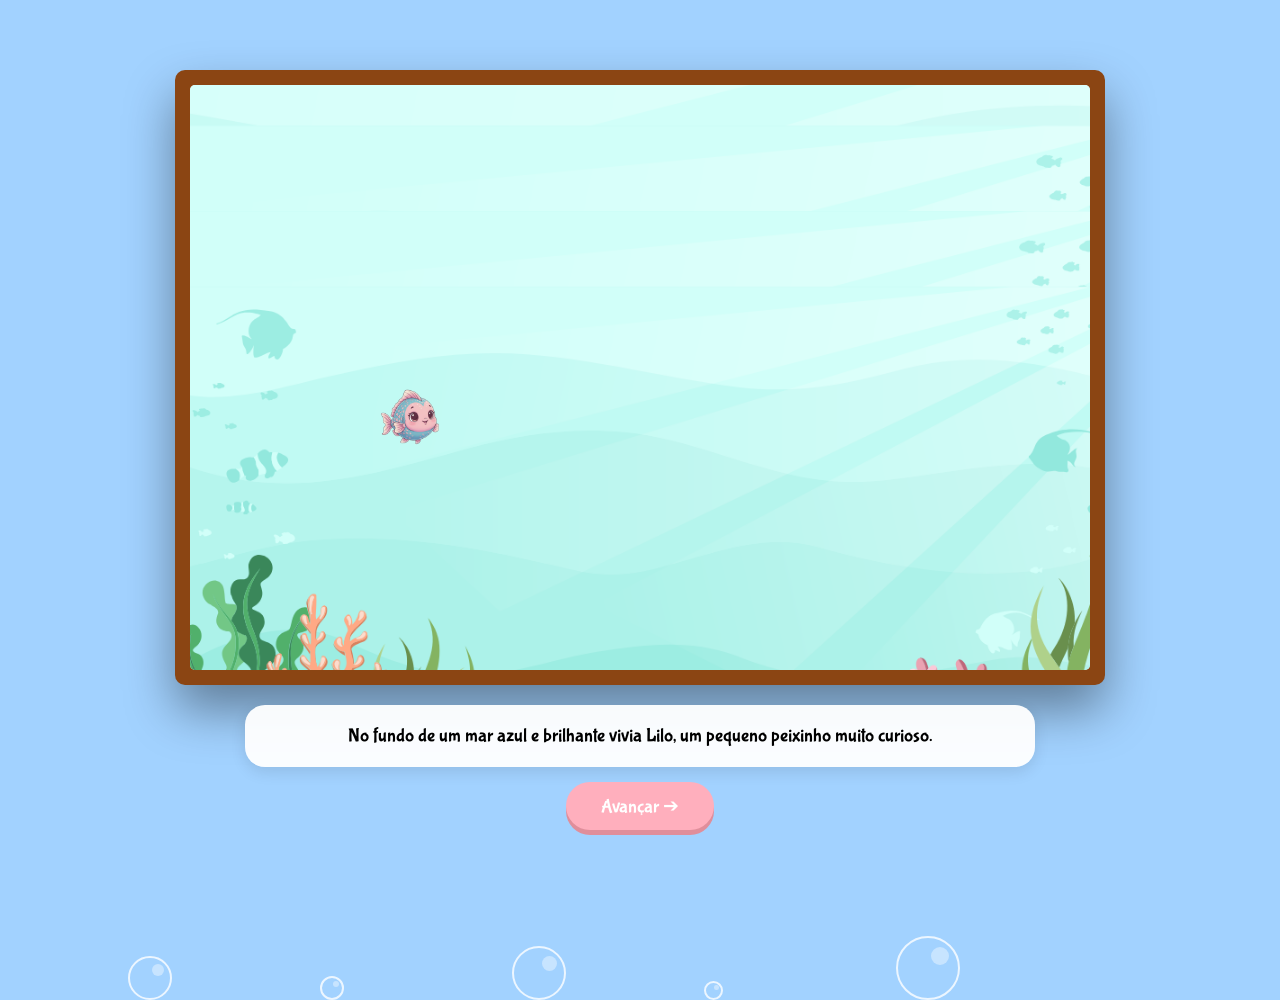
<file: index.html>
<!DOCTYPE html>
<html lang="pt-br">
<head>
    <meta charset="UTF-8">
    <meta name="viewport" content="width=device-width, initial-scale=1.0">
    <title>O Peixinho que Queria Brincar - Edição Especial</title>
    <style>
        @import url('https://fonts.googleapis.com/css2?family=Bubblegum+Sans&display=swap');

        :root {
            --water-bg: #a2d2ff;
            --coral-btn: #ffafbd;
            --text-color: #444;
            --paper-color: #fdfaf0;
        }

        body {
            margin: 0;
            background-color: var(--water-bg);
            font-family: 'Bubblegum Sans', cursive;
            display: flex;
            flex-direction: column;
            align-items: center;
            justify-content: center;
            height: 100vh;
            overflow: hidden;
            position: relative;
        }

        /* --- ANIMAÇÃO DE BOLHAS AO FUNDO --- */
       .wrapper { 
    height: 100%; 
    width: 100%; 
    position: absolute; 
    top: 0; 
    left: 0; 
    z-index: 0; 
}

.wrapper div { 
    border: 2px solid rgba(255, 255, 255, 0.8); 
    border-radius: 50%; 
    position: absolute; 
    bottom: -100px; /* Começam abaixo da tela */
    animation: animate 5s linear infinite; 
}

@keyframes animate {
    0% { transform: translateY(0) scale(0.5); opacity: 0; }
    10% { opacity: 1; }
    90% { opacity: 0.8; }
    100% { transform: translateY(-120vh) scale(1.5); opacity: 0; }
}

/* Bolhas com tamanhos e velocidades diferentes para intensidade */
.wrapper div:nth-child(1) { width: 40px; height: 40px; left: 10%; animation-duration: 6s; animation-delay: 0s; }
.wrapper div:nth-child(2) { width: 20px; height: 20px; left: 25%; animation-duration: 4s; animation-delay: 1s; }
.wrapper div:nth-child(3) { width: 50px; height: 50px; left: 40%; animation-duration: 8s; animation-delay: 2s; }
.wrapper div:nth-child(4) { width: 15px; height: 15px; left: 55%; animation-duration: 3s; animation-delay: 0.5s; }
.wrapper div:nth-child(5) { width: 60px; height: 60px; left: 70%; animation-duration: 7s; animation-delay: 3s; }
.wrapper div:nth-child(6) { width: 30px; height: 30px; left: 85%; animation-duration: 5s; animation-delay: 1.5s; }
.wrapper div:nth-child(7) { width: 25px; height: 25px; left: 15%; animation-duration: 4.5s; animation-delay: 2.5s; }
.wrapper div:nth-child(8) { width: 45px; height: 45px; left: 60%; animation-duration: 6.5s; animation-delay: 0.2s; }
.wrapper div:nth-child(9) { width: 10px; height: 10px; left: 80%; animation-duration: 3.5s; animation-delay: 4s; }
.wrapper div:nth-child(10) { width: 55px; height: 55px; left: 35%; animation-duration: 9s; animation-delay: 1s; }
.wrapper div:nth-child(11) { width: 20px; height: 20px; left: 50%; animation-duration: 4s; animation-delay: 5s; }
.wrapper div:nth-child(12) { width: 35px; height: 35px; left: 95%; animation-duration: 5.5s; animation-delay: 0.8s; }
.wrapper div:nth-child(13) { width: 15px; height: 15px; left: 5%; animation-duration: 3.2s; animation-delay: 2s; }
.wrapper div:nth-child(14) { width: 50px; height: 50px; left: 75%; animation-duration: 7.5s; animation-delay: 3.5s; }
.wrapper div:nth-child(15) { width: 25px; height: 25px; left: 45%; animation-duration: 4.8s; animation-delay: 0.1s; }

/* Adicionando um brilho extra no centro das bolhas */
.dot { 
    height: 30%; width: 30%; 
    background-color: rgba(255, 255, 255, 0.4); 
    border-radius: 50%; 
    position: absolute; 
    top: 15%; 
    right: 15%; 
}
        /* --- LIVRO --- */
        .book-container {
            position: relative;
            width: 95vw;
            max-width: 900px;
            height: 65vh;
            background-color: #8b4513;
            padding: 15px;
            border-radius: 10px;
            box-shadow: 0 25px 50px rgba(0,0,0,0.4);
            display: flex;
            justify-content: center;
            align-items: center;
            z-index: 10;
        }

        .book-pages { width: 100%; height: 100%; background-color: var(--paper-color); display: flex; position: relative; border-radius: 5px; overflow: hidden; box-shadow: inset 0 0 100px rgba(0,0,0,0.2); }
        #ocean-stage { width: 100%; height: 100%; background-image: url('cenario.png'); background-size: cover; background-position: center; position: relative; overflow: hidden; }

        /* --- PERSONAGENS E OBJETOS --- */
        #peixinho { width: 80px; position: absolute; top: 50%; left: 20%; transition: all 2s ease-in-out; z-index: 10; }
        .pais-container { position: absolute; top: 45%; left: -350px; transition: all 2s ease-in-out; display: flex; gap: 15px; z-index: 9; }
        .pai-img { width: 110px; filter: hue-rotate(40deg); } 
        .mae-img { width: 100px; filter: hue-rotate(-40deg); }

        /* A Pedra Iluminada */
        #pedra-magica {
            position: absolute;
            bottom: -20px;
            right: 15%;
            width: 150px;
            height: 100px;
            background: #555;
            border-radius: 50% 50% 20% 20%;
            box-shadow: 0 0 50px rgba(255, 255, 255, 0.8);
            display: none; /* Só aparece na cena 5 */
            z-index: 8;
            background: linear-gradient(135deg, #777, #333);
            animation: glow 2s infinite alternate ease-in-out;
        }

        @keyframes glow {
            from { box-shadow: 0 0 20px rgba(255, 255, 150, 0.4); filter: brightness(1); }
            to { box-shadow: 0 0 60px rgba(255, 255, 200, 0.9); filter: brightness(1.3); }
        }

        /* Narração e Botão */
        #narration-box { width: 85%; max-width: 750px; background: rgba(255, 255, 255, 0.95); padding: 20px; border-radius: 20px; margin-top: 20px; text-align: center; font-size: 1.2rem; box-shadow: 0 5px 15px rgba(0,0,0,0.1); z-index: 30; }
        #next-btn { margin-top: 15px; padding: 12px 35px; font-size: 1.2rem; font-family: 'Bubblegum Sans', cursive; background-color: var(--coral-btn); border: none; border-radius: 50px; color: white; cursor: pointer; box-shadow: 0 5px 0px #e08e9b; z-index: 30; }

    </style>
</head>
<body>

    <div class="wrapper">
        <div><span class="dot"></span></div>
        <div><span class="dot"></span></div>
        <div><span class="dot"></span></div>
        <div><span class="dot"></span></div>
        <div><span class="dot"></span></div>
    </div>

    <div class="book-container">
        <div class="book-pages">
            <div id="ocean-stage">
                <div id="pedra-magica"></div>
                <div id="pais" class="pais-container">
                    <img src="peixinho.png" class="pai-img">
                    <img src="peixinho.png" class="mae-img">
                </div>
                <img id="peixinho" src="peixinho.png">
            </div>
        </div>
    </div>

    <div id="narration-box">No fundo de um mar azul e brilhante vivia Lilo, um pequeno peixinho muito curioso.</div>
    <button id="next-btn" onclick="nextStep()">Avançar ➔</button>

    <script>
        let step = 0;
        const peixinho = document.getElementById('peixinho');
        const pais = document.getElementById('pais');
        const text = document.getElementById('narration-box');
        const stage = document.getElementById('ocean-stage');
        const pedra = document.getElementById('pedra-magica');

        const storySteps = [
            {
                text: "Lilo: Mamãe! Papai! Vamos brincar de corrida?<br>Mamãe: Agora não, querido... Papai: Depois a gente brinca!",
                action: () => { pais.style.left = '40px'; peixinho.style.left = '280px'; pedra.style.display = 'none'; }
            },
            {
                text: "Lilo decidiu explorar sozinho. 'Vou só dar uma voltinha... rapidinho!', pensou ele enquanto nadava entre corais.",
                action: () => { peixinho.style.left = '80%'; pais.style.left = '-350px'; }
            },
            {
                text: "Lilo: Mamãe? Papai? Onde eu estou?<br>O mar parecia enorme e silencioso. Lilo ficou assustado.",
                action: () => { stage.style.filter = "brightness(0.6)"; peixinho.style.left = '50%'; peixinho.style.transform = 'scaleX(-1)'; }
            },
            {
                text: "Mamãe: Você viu o Lilo? Papai: Achei que ele estava com você!<br>Preocupados, os dois saíram pelo oceano buscando ajuda.",
                action: () => { stage.style.filter = "brightness(0.8)"; pais.style.left = '10%'; peixinho.style.left = '120%'; }
            },
            {
                text: "Perto de uma <strong>pedra iluminada</strong>, eles viram uma nadadeira pequena tremendo.<br>Mamãe: Lilo! Lilo: Mamãe! Papai!",
                action: () => { 
                    stage.style.filter = "none";
                    pedra.style.display = 'block'; // A pedra aparece aqui
                    peixinho.style.transform = 'scaleX(1)';
                    peixinho.style.left = '70%'; // Lilo posicionado perto da pedra
                    peixinho.style.top = '60%';
                    // Pequeno efeito de tremor na nadadeira (animação JS rápida)
                    peixinho.animate([{ transform: 'rotate(0deg)' }, { transform: 'rotate(5deg)' }], { duration: 100, iterations: 10 });
                    pais.style.left = '15%';
                }
            },
            {
                text: "Papai: Sempre avise antes. Mamãe: Você é o mais importante!<br>E ali mesmo começou a melhor brincadeira do dia!",
                action: () => { 
                    peixinho.style.left = '45%'; 
                    peixinho.style.top = '45%'; 
                    pais.style.left = '25%'; 
                    peixinho.animate([{ transform: 'translateY(0)' }, { transform: 'translateY(-30px)' }], { duration: 500, iterations: 6 });
                }
            }
        ];

        function nextStep() {
            if(step < storySteps.length) {
                const s = storySteps[step];
                text.innerHTML = s.text;
                s.action();
                step++;
                if(step === storySteps.length) document.getElementById('next-btn').innerText = "Recomeçar ↺";
            } else { location.reload(); }
        }
    </script>
</body>
</html>
</file>
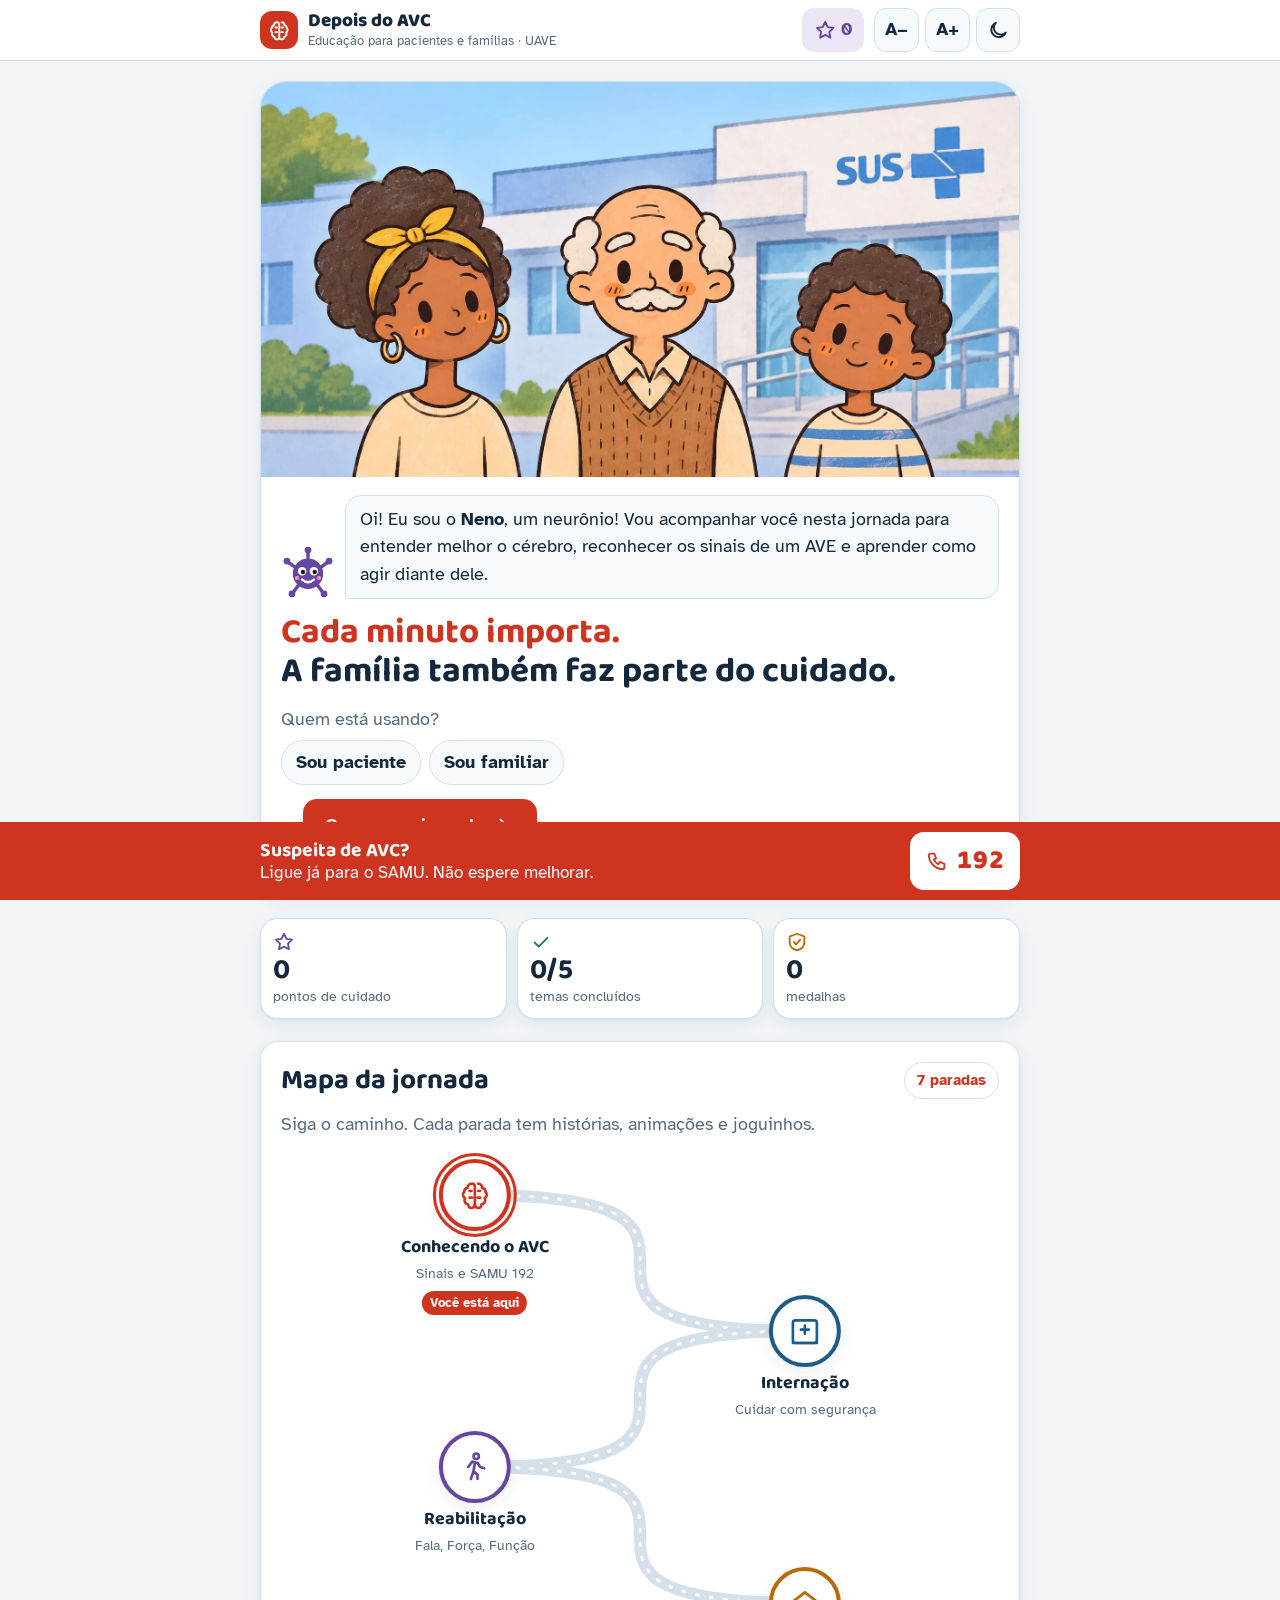
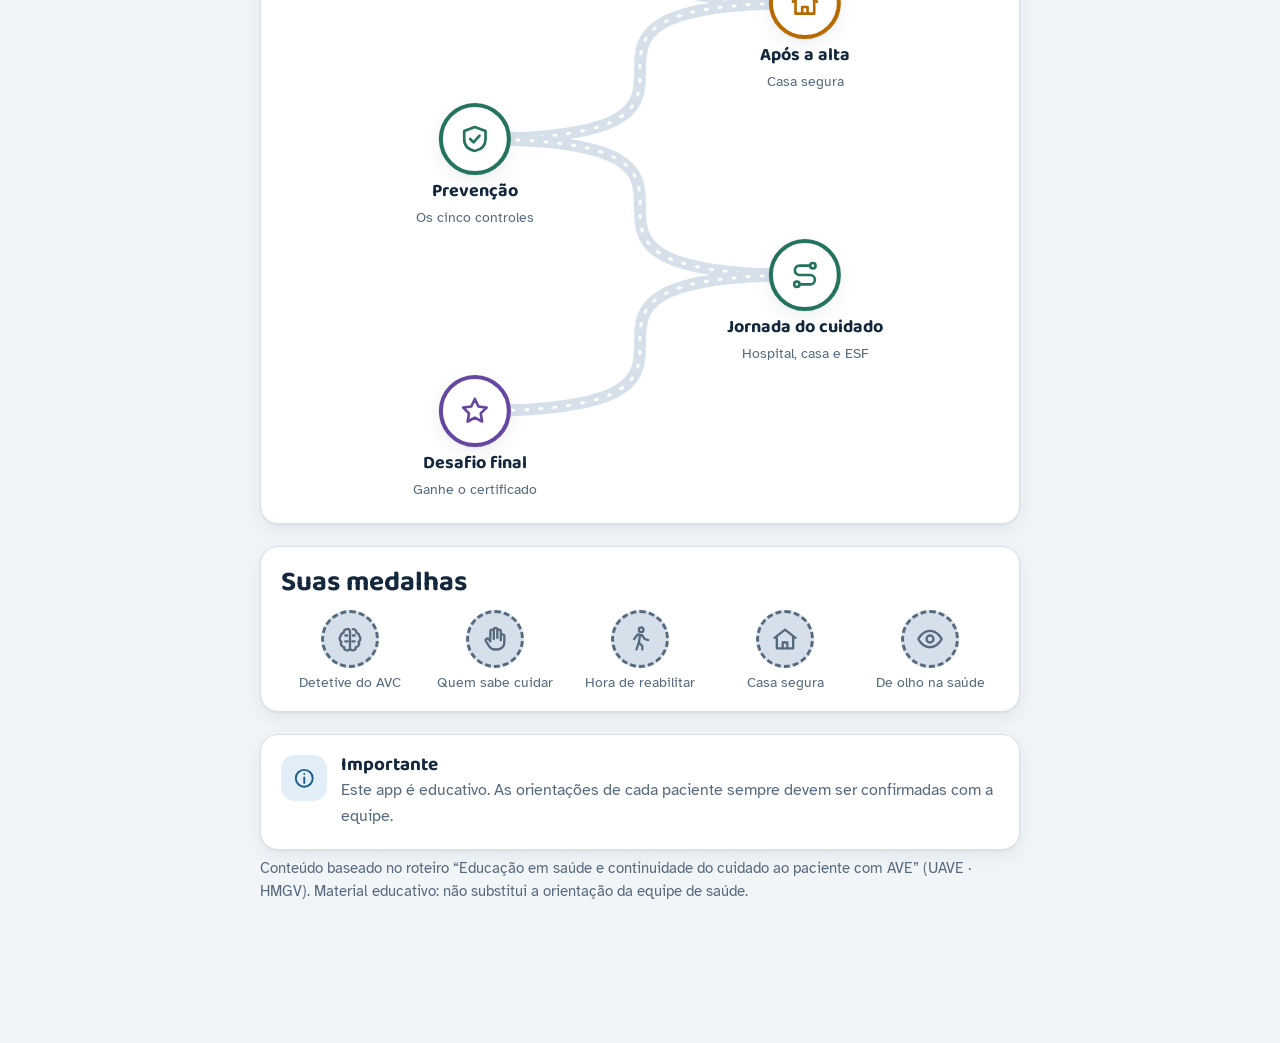
<file: ave/index.html>
<!DOCTYPE html>
<html lang="pt-BR">
<head>
<meta charset="UTF-8">
<meta name="viewport" content="width=device-width, initial-scale=1.0, viewport-fit=cover">
<title>Depois do AVC</title>
<meta name="claude:viewport-fit-sides" content="cover">
<meta name="description" content="Aplicativo educativo para pacientes com AVC (AVE) e seus familiares: sinais de alerta, cuidados na internação, reabilitação, cuidados em casa e prevenção.">
<link rel="preconnect" href="https://fonts.googleapis.com">
<link rel="preconnect" href="https://fonts.gstatic.com" crossorigin>
<link rel="stylesheet" href="https://fonts.googleapis.com/css2?family=Atkinson+Hyperlegible:ital,wght@0,400;0,700;1,400&family=Baloo+2:wght@500;600;700;800&display=swap">
<style>
/* Layout: app de coluna única (máx. 760px), cabeçalho fixo no topo, faixa de emergência SAMU 192 fixa embaixo.
   Cada tema tem sua cor; tipografia de alta legibilidade pensada para idosos e baixa visão. */
:root {
  --bg: #F1F5F8;
  --surface: #FFFFFF;
  --surface-2: #F7FAFC;
  --ink: #13283C;
  --muted: #566A7E;
  --line: #D6E0EA;
  --brand: #1D5C88;
  --brand-soft: #E2EEF7;
  --alert: #CF3420;
  --alert-soft: #FDE7E2;
  --care: #23735F;
  --care-soft: #DFF1EB;
  --rehab: #6546A0;
  --rehab-soft: #ECE6F7;
  --home: #B66A00;
  --home-soft: #FFF1DA;
  --sun: #F2B33D;
  --on-color: #FFFFFF;
  --shadow: 0 1px 2px rgba(19,40,60,.06), 0 6px 18px rgba(19,40,60,.07);
  --font-display: "Baloo 2", "Trebuchet MS", system-ui, sans-serif;
  --font-body: "Atkinson Hyperlegible", "Segoe UI", system-ui, -apple-system, sans-serif;
  --radius: 18px;
  --base: 18px;
}
@media (prefers-color-scheme: dark) {
  :root:not([data-theme="light"]) {
    --bg: #0E1923; --surface: #162534; --surface-2: #1B2C3D; --ink: #E8EFF5; --muted: #A2B3C4; --line: #2A3D50;
    --brand: #7DB8E6; --brand-soft: #18324A; --alert: #FF7A63; --alert-soft: #3B1F1B;
    --care: #63C9AB; --care-soft: #15392F; --rehab: #B8A0EC; --rehab-soft: #2A2244;
    --home: #F2B45A; --home-soft: #392C17; --sun: #F5C466; --on-color: #0E1923;
    --shadow: 0 1px 2px rgba(0,0,0,.3), 0 6px 18px rgba(0,0,0,.25);
    color-scheme: dark;
  }
}
:root[data-theme="dark"] {
  --bg: #0E1923; --surface: #162534; --surface-2: #1B2C3D; --ink: #E8EFF5; --muted: #A2B3C4; --line: #2A3D50;
  --brand: #7DB8E6; --brand-soft: #18324A; --alert: #FF7A63; --alert-soft: #3B1F1B;
  --care: #63C9AB; --care-soft: #15392F; --rehab: #B8A0EC; --rehab-soft: #2A2244;
  --home: #F2B45A; --home-soft: #392C17; --sun: #F5C466; --on-color: #0E1923;
  --shadow: 0 1px 2px rgba(0,0,0,.3), 0 6px 18px rgba(0,0,0,.25);
  color-scheme: dark;
}

* { box-sizing: border-box; }
[hidden] { display: none !important; }
html { font-size: var(--base); -webkit-text-size-adjust: 100%; }
body {
  margin: 0; background: var(--bg); color: var(--ink);
  font-family: var(--font-body); line-height: 1.55; font-size: 1rem;
}
body::before { content: ""; position: fixed; inset: 0 0 auto; height: env(safe-area-inset-top, 0px); z-index: 30; background: var(--surface); }
h1, h2, h3, h4 { font-family: var(--font-display); line-height: 1.12; margin: 0; text-wrap: balance; font-weight: 700; }
h1 { font-size: 2.1rem; }
h2 { font-size: 1.55rem; }
h3 { font-size: 1.2rem; }
p { margin: 0; }
button { font: inherit; color: inherit; }
a { color: var(--brand); }
:focus-visible { outline: 3px solid var(--sun); outline-offset: 2px; border-radius: 8px; }
.sr { position: absolute; width: 1px; height: 1px; overflow: hidden; clip: rect(0 0 0 0); white-space: nowrap; }
svg.i { width: 1.25em; height: 1.25em; flex: none; stroke: currentColor; fill: none; stroke-width: 2; stroke-linecap: round; stroke-linejoin: round; }

/* ---------- Cabeçalho ---------- */
.top {
  position: sticky; top: env(safe-area-inset-top, 0px); z-index: 20;
  background: var(--surface); border-bottom: 1px solid var(--line);
  padding-left: max(16px, env(safe-area-inset-left, 0px)); padding-right: max(16px, env(safe-area-inset-right, 0px));
}
.top-in { max-width: 760px; margin: 0 auto; display: flex; align-items: center; gap: 10px; min-height: 60px; }
.logo { display: flex; align-items: center; gap: 10px; text-decoration: none; color: var(--ink); min-width: 0; flex: 1; }
.logo-mark { width: 38px; height: 38px; border-radius: 12px; background: var(--alert); color: var(--on-color); display: grid; place-items: center; flex: none; }
.logo-text { font-family: var(--font-display); font-weight: 800; font-size: 1.05rem; line-height: 1.05; min-width: 0; }
@media (max-width: 460px) { .logo-text small { display: none; } }
.logo-text small { display: block; font-family: var(--font-body); font-weight: 400; font-size: .7rem; color: var(--muted); margin-top: 3px; }
.tools { display: flex; gap: 6px; }
.tbtn {
  min-width: 44px; height: 44px; border-radius: 12px; border: 1px solid var(--line); background: var(--surface-2);
  display: inline-flex; align-items: center; justify-content: center; gap: 4px; cursor: pointer; font-weight: 700; padding: 0 10px;
}
.tbtn:hover { border-color: var(--brand); }
.tbtn[aria-pressed="true"] { background: var(--brand); color: var(--on-color); border-color: var(--brand); }

/* ---------- Estrutura ---------- */
main {
  padding-left: max(16px, env(safe-area-inset-left, 0px)); padding-right: max(16px, env(safe-area-inset-right, 0px));
  padding-block: 20px 140px;
}
.view { max-width: 760px; margin: 0 auto; display: grid; gap: 22px; }
.view[hidden] { display: none !important; }
.card { background: var(--surface); border: 1px solid var(--line); border-radius: var(--radius); padding: 20px; box-shadow: var(--shadow); min-width: 0; }
.stack { display: grid; gap: 12px; }
.muted { color: var(--muted); }
.eyebrow { font-size: .78rem; font-weight: 700; letter-spacing: .08em; text-transform: uppercase; color: var(--c, var(--brand)); }
.lead { font-size: 1.12rem; }

/* cor por tema */
.c-alert { --c: var(--alert); --c-soft: var(--alert-soft); }
.c-brand { --c: var(--brand); --c-soft: var(--brand-soft); }
.c-rehab { --c: var(--rehab); --c-soft: var(--rehab-soft); }
.c-home  { --c: var(--home);  --c-soft: var(--home-soft); }
.c-care  { --c: var(--care);  --c-soft: var(--care-soft); }

/* ---------- Início ---------- */
.hero { background: var(--surface); border: 1px solid var(--line); border-radius: 26px; overflow: hidden; box-shadow: var(--shadow); }
.hero-top { padding: 24px 22px 8px; display: grid; gap: 12px; }
.hero h1 span { color: var(--alert); }
.clock-strip { display: flex; align-items: center; gap: 14px; padding: 16px 22px 22px; }
.clock-strip svg { flex: none; }
.hero-cta { display: flex; flex-wrap: wrap; gap: 10px; padding: 0 22px 22px; }
.btn {
  display: inline-flex; align-items: center; justify-content: center; gap: 8px; min-height: 52px; padding: 0 20px;
  border-radius: 14px; border: 2px solid transparent; font-weight: 700; cursor: pointer; text-decoration: none; font-size: 1rem;
}
.btn-main { background: var(--c, var(--brand)); color: var(--on-color); }
.btn-main:hover { filter: brightness(1.08); }
.btn-ghost { background: transparent; border-color: var(--line); color: var(--ink); }
.btn-ghost:hover { border-color: var(--c, var(--brand)); }
.btn-alert { background: var(--alert); color: var(--on-color); }

.progress-wrap { display: grid; gap: 8px; }
.bar { height: 12px; border-radius: 99px; background: var(--line); overflow: hidden; }
.bar > i { display: block; height: 100%; width: 0; background: var(--care); border-radius: 99px; transition: width .5s ease; }

.trail { display: grid; gap: 14px; counter-reset: t; position: relative; }
.tcard {
  display: grid; grid-template-columns: 64px 1fr auto; gap: 14px; align-items: center; text-align: left;
  background: var(--surface); border: 1px solid var(--line); border-radius: var(--radius); padding: 14px 16px 14px 14px;
  box-shadow: var(--shadow); cursor: pointer; width: 100%; text-decoration: none; color: var(--ink);
  transition: transform .15s ease, border-color .15s ease;
}
.tcard:hover { transform: translateY(-2px); border-color: var(--c); }
.tnum { width: 64px; height: 64px; border-radius: 18px; background: var(--c-soft); color: var(--c); display: grid; place-items: center; position: relative; }
.tnum svg.i { width: 30px; height: 30px; }
.tnum b { position: absolute; top: -6px; left: -6px; width: 26px; height: 26px; border-radius: 50%; background: var(--c); color: var(--on-color); font-family: var(--font-display); font-size: .85rem; display: grid; place-items: center; }
.tcard h3 { font-size: 1.12rem; }
.tcard p { font-size: .9rem; color: var(--muted); margin-top: 3px; }
.tcard .mn { font-size: .78rem; font-weight: 700; color: var(--c); letter-spacing: .04em; margin-top: 6px; display: block; }
.tdone { width: 32px; height: 32px; border-radius: 50%; border: 2px solid var(--line); display: grid; place-items: center; color: transparent; }
.tcard.done .tdone { background: var(--care); border-color: var(--care); color: var(--on-color); }

.grid2 { display: grid; grid-template-columns: repeat(auto-fit, minmax(220px, 1fr)); gap: 14px; }
.tile { display: flex; gap: 14px; align-items: flex-start; text-decoration: none; color: var(--ink); }
.tile .ic { width: 46px; height: 46px; border-radius: 14px; display: grid; place-items: center; background: var(--c-soft); color: var(--c); flex: none; }
.tile h3 { font-size: 1.05rem; }
.tile p { font-size: .9rem; color: var(--muted); margin-top: 2px; }
a.card.tile:hover { border-color: var(--c); }

/* ---------- Página de tema ---------- */
.thead { display: grid; gap: 12px; padding: 22px; border-radius: 26px; background: var(--c-soft); border: 1px solid var(--line); }
.thead .row { display: flex; align-items: center; gap: 10px; flex-wrap: wrap; justify-content: space-between; }
.thead h1 { color: var(--ink); font-size: 1.9rem; }
.back { display: inline-flex; align-items: center; gap: 6px; text-decoration: none; color: var(--ink); font-weight: 700; min-height: 44px; }
.pill { display: inline-flex; align-items: center; gap: 6px; border-radius: 99px; padding: 6px 12px; font-size: .82rem; font-weight: 700; background: var(--surface); color: var(--c); border: 1px solid var(--line); }
.speak { display: inline-flex; align-items: center; gap: 8px; min-height: 44px; padding: 0 14px; border-radius: 12px; border: 1px solid var(--line); background: var(--surface); cursor: pointer; font-weight: 700; color: var(--c); }
.speak[aria-pressed="true"] { background: var(--c); color: var(--on-color); }

.question { display: flex; gap: 12px; align-items: flex-start; padding: 16px 18px; border-radius: var(--radius); background: var(--surface); border: 2px dashed var(--c); }
.question .q { font-family: var(--font-display); font-size: 1.6rem; color: var(--c); line-height: 1; font-weight: 800; }
.question p { font-weight: 700; font-size: 1.08rem; }

.callout { border-radius: var(--radius); padding: 18px; display: flex; gap: 14px; align-items: flex-start; }
.callout.alert { background: var(--alert-soft); color: var(--ink); border: 2px solid var(--alert); }
.callout.alert svg.i { color: var(--alert); width: 30px; height: 30px; }
.callout.info { background: var(--surface-2); border: 1px solid var(--line); }
.callout.info svg.i { color: var(--c, var(--brand)); width: 26px; height: 26px; }
.callout strong { display: block; font-family: var(--font-display); font-size: 1.15rem; margin-bottom: 2px; }

ul.clean { list-style: none; padding: 0; margin: 0; display: grid; gap: 10px; }
ul.clean li { display: flex; gap: 10px; align-items: flex-start; }
ul.clean li svg.i { margin-top: 3px; color: var(--c, var(--brand)); }
ul.clean.no li svg.i { color: var(--alert); }
ul.clean.yes li svg.i { color: var(--care); }

.key-msg { background: var(--c); color: var(--on-color); border-radius: 22px; padding: 22px; display: grid; gap: 6px; }
.key-msg .eyebrow { color: var(--on-color); opacity: .85; }
.key-msg p { font-family: var(--font-display); font-size: 1.45rem; line-height: 1.2; font-weight: 700; }

/* Segmentado */
.seg { display: inline-flex; background: var(--surface-2); border: 1px solid var(--line); border-radius: 14px; padding: 4px; gap: 4px; flex-wrap: wrap; }
.seg button { border: 0; background: transparent; padding: 10px 14px; border-radius: 10px; cursor: pointer; font-weight: 700; min-height: 44px; }
.seg button[aria-selected="true"] { background: var(--c); color: var(--on-color); }

/* Cérebro */
.brain-box { display: grid; grid-template-columns: minmax(0, 220px) 1fr; gap: 18px; align-items: center; }
.brain-box svg { width: 100%; height: auto; max-width: 260px; justify-self: center; }
@media (max-width: 560px) { .brain-box { grid-template-columns: 1fr; } }
.clot { transition: transform .6s ease, opacity .4s; transform-origin: 140px 92px; }
.bleed { transition: transform .8s ease, opacity .5s; transform-origin: 150px 100px; }
.flow { stroke-dasharray: 6 10; animation: flow 1.2s linear infinite; }
@keyframes flow { to { stroke-dashoffset: -32; } }

/* SAMU */
.samu { display: grid; grid-template-columns: repeat(4, minmax(0, 1fr)); gap: 10px; }
@media (max-width: 640px) { .samu { grid-template-columns: repeat(2, minmax(0, 1fr)); } }
.flip { perspective: 900px; border: 0; padding: 0; background: none; cursor: pointer; min-height: 210px; text-align: left; width: 100%; display: block; }
.flip-in { display: block; position: relative; width: 100%; height: 100%; min-height: 210px; transition: transform .55s cubic-bezier(.2,.7,.3,1); transform-style: preserve-3d; }
.flip.on .flip-in { transform: rotateY(180deg); }
.face { position: absolute; inset: 0; backface-visibility: hidden; -webkit-backface-visibility: hidden; border-radius: var(--radius); padding: 14px; display: flex; flex-direction: column; gap: 6px; border: 1px solid var(--line); }
.face.front { background: var(--surface); align-items: center; justify-content: center; text-align: center; }
.face.back { background: var(--alert-soft); transform: rotateY(180deg); border-color: var(--alert); overflow: auto; }
.letter { font-family: var(--font-display); font-weight: 800; font-size: 3.4rem; line-height: .9; color: var(--alert); }
.face.front .w { font-family: var(--font-display); font-weight: 700; font-size: 1.2rem; }
.face.front small { color: var(--muted); font-size: .78rem; }
.face.back h4 { font-size: 1.05rem; color: var(--alert); }
.face.back p { font-size: .9rem; }
.face svg { width: 74px; height: 64px; }

.timer-tool { display: grid; gap: 12px; }
.timer-out { font-family: var(--font-display); font-size: 1.8rem; font-weight: 800; font-variant-numeric: tabular-nums; color: var(--alert); }

.chips { display: flex; flex-wrap: wrap; gap: 8px; }
.chip { border: 1px solid var(--line); background: var(--surface-2); border-radius: 99px; padding: 8px 14px; font-weight: 700; cursor: pointer; min-height: 44px; }
.chip[aria-pressed="true"] { background: var(--c); color: var(--on-color); border-color: var(--c); }
.chip-out { min-height: 3em; padding: 12px 14px; border-radius: 14px; background: var(--c-soft); }

/* Higiene das mãos */
.hands { display: grid; grid-template-columns: 150px 1fr; gap: 18px; align-items: center; }
@media (max-width: 520px) { .hands { grid-template-columns: 1fr; justify-items: center; text-align: center; } }
.ring { position: relative; width: 150px; height: 150px; }
.ring svg { width: 150px; height: 150px; transform: rotate(-90deg); }
.ring .num { position: absolute; inset: 0; display: grid; place-items: center; font-family: var(--font-display); font-size: 2.4rem; font-weight: 800; color: var(--c); font-variant-numeric: tabular-nums; }
.steps-dots { display: flex; gap: 6px; flex-wrap: wrap; }
.steps-dots i { width: 12px; height: 12px; border-radius: 50%; background: var(--line); }
.steps-dots i.on { background: var(--c); }
.step-text { font-family: var(--font-display); font-size: 1.4rem; font-weight: 700; min-height: 2.6em; }

/* Jogo pode/chame */
.game { display: grid; gap: 14px; }
.situ { padding: 20px; border-radius: var(--radius); background: var(--surface-2); border: 1px solid var(--line); min-height: 120px; display: grid; gap: 8px; align-content: start; }
.situ .n { font-size: .8rem; color: var(--muted); font-weight: 700; }
.situ p.s { font-family: var(--font-display); font-size: 1.3rem; font-weight: 700; line-height: 1.25; }
.answers { display: grid; grid-template-columns: 1fr 1fr; gap: 10px; }
.ans { min-height: 60px; border-radius: 14px; border: 2px solid var(--line); background: var(--surface); cursor: pointer; font-weight: 700; display: flex; align-items: center; justify-content: center; gap: 8px; padding: 8px; }
.ans.ok { border-color: var(--care); color: var(--care); }
.ans.stop { border-color: var(--alert); color: var(--alert); }
.ans:disabled { cursor: default; opacity: .6; }
.feedback { border-radius: 14px; padding: 14px 16px; font-weight: 400; }
.feedback.good { background: var(--care-soft); border: 1px solid var(--care); }
.feedback.bad { background: var(--alert-soft); border: 1px solid var(--alert); }
.feedback b { display: block; font-family: var(--font-display); font-size: 1.1rem; }

.complic { display: grid; grid-template-columns: repeat(auto-fit, minmax(150px, 1fr)); gap: 10px; }
.complic div { border-radius: 14px; background: var(--surface-2); border: 1px solid var(--line); padding: 12px; }
.complic b { display: block; font-family: var(--font-display); font-size: 1.02rem; }
.complic span { font-size: .85rem; color: var(--muted); }

/* FFF */
.fff-tabs { display: grid; grid-template-columns: repeat(3, 1fr); gap: 10px; }
.fff-tab { border: 2px solid var(--line); background: var(--surface); border-radius: 18px; padding: 14px 8px; cursor: pointer; display: grid; justify-items: center; gap: 4px; }
.fff-tab .L { font-family: var(--font-display); font-size: 2.6rem; font-weight: 800; line-height: .9; color: var(--c); }
.fff-tab span { font-weight: 700; }
.fff-tab[aria-selected="true"] { background: var(--c); border-color: var(--c); color: var(--on-color); }
.fff-tab[aria-selected="true"] .L { color: var(--on-color); }
.fff-panel { display: grid; gap: 12px; }
.alt { display: grid; grid-template-columns: 44px 1fr; gap: 12px; padding: 14px; border-radius: 14px; background: var(--surface-2); border: 1px solid var(--line); }
.alt .ic { width: 44px; height: 44px; border-radius: 12px; background: var(--c-soft); color: var(--c); display: grid; place-items: center; }
.alt b { font-family: var(--font-display); font-size: 1.08rem; display: block; }
.alt .tip { font-size: .9rem; color: var(--muted); margin-top: 4px; }

.team { display: grid; grid-template-columns: repeat(auto-fill, minmax(120px, 1fr)); gap: 8px; }
.team button { border: 1px solid var(--line); background: var(--surface-2); border-radius: 14px; padding: 12px 8px; cursor: pointer; font-weight: 700; font-size: .9rem; min-height: 54px; }
.team button[aria-pressed="true"] { background: var(--c); color: var(--on-color); border-color: var(--c); }

/* Checklist */
.check { display: grid; gap: 8px; }
.check label { display: grid; grid-template-columns: 30px 1fr; gap: 12px; align-items: start; padding: 14px; border-radius: 14px; border: 1px solid var(--line); background: var(--surface-2); cursor: pointer; }
.check input { width: 26px; height: 26px; accent-color: var(--care); margin: 0; }
.check input:checked + span { color: var(--muted); }
.check label:has(input:checked) { border-color: var(--care); background: var(--care-soft); }
.check span b { display: block; font-family: var(--font-display); font-size: 1.05rem; color: var(--ink); }

/* CASA SEGURA */
.word { display: flex; flex-wrap: wrap; gap: 6px; align-items: center; }
.word .grp { display: flex; gap: 6px; }
.lt { width: 46px; height: 54px; border-radius: 12px; border: 2px solid var(--c); background: var(--surface); color: var(--c); font-family: var(--font-display); font-weight: 800; font-size: 1.7rem; cursor: pointer; display: grid; place-items: center; }
.lt[aria-pressed="true"] { background: var(--c); color: var(--on-color); }
.lt.seen:not([aria-pressed="true"]) { background: var(--c-soft); }
@media (max-width: 420px) { .lt { width: 38px; height: 46px; font-size: 1.4rem; } }
.lt-out { padding: 16px; border-radius: 14px; background: var(--c-soft); min-height: 5.4em; }
.lt-out b { font-family: var(--font-display); font-size: 1.25rem; display: block; }

/* Casa - caça aos riscos */
.scene { position: relative; border-radius: 18px; overflow: hidden; border: 1px solid var(--line); }
.scene svg { display: block; width: 100%; height: auto; }
.hot { cursor: pointer; }
.hot .ring-h { fill: transparent; stroke: transparent; stroke-width: 3; }
.hot:hover .ring-h, .hot:focus .ring-h { stroke: var(--home); stroke-dasharray: 5 4; }
.hot.found .ring-h { stroke: var(--care); stroke-dasharray: none; fill: rgba(35,115,95,.12); }
.hot .badge { opacity: 0; transition: opacity .3s; }
.hot.found .badge { opacity: 1; }
.hz .hot .ring-h { stroke-width: 8; }
.hz .hot:hover .ring-h, .hz .hot:focus .ring-h { stroke-dasharray: 18 14; }
.found-list { display: grid; gap: 6px; }
.found-list li { font-size: .95rem; }

/* Remédios */
.med-form { display: grid; grid-template-columns: 2fr 1fr 1fr auto; gap: 8px; align-items: end; }
@media (max-width: 600px) { .med-form { grid-template-columns: 1fr 1fr; } .med-form .full { grid-column: 1 / -1; } }
.field { display: grid; gap: 4px; min-width: 0; }
.field label { font-size: .82rem; font-weight: 700; color: var(--muted); }
.field input { min-height: 48px; border-radius: 12px; border: 1px solid var(--line); background: var(--surface-2); padding: 0 12px; font: inherit; color: var(--ink); width: 100%; }
.meds { list-style: none; padding: 0; margin: 0; display: grid; gap: 8px; }
.meds li { display: grid; grid-template-columns: 1fr auto; gap: 8px; align-items: center; padding: 12px 14px; border-radius: 14px; background: var(--surface-2); border: 1px solid var(--line); }
.meds li b { font-family: var(--font-display); font-size: 1.05rem; }
.meds li small { color: var(--muted); display: block; }
.x { width: 40px; height: 40px; border-radius: 10px; border: 1px solid var(--line); background: var(--surface); cursor: pointer; display: grid; place-items: center; }

/* Cinco controles */
.controls { display: grid; grid-template-columns: repeat(5, minmax(0, 1fr)); gap: 8px; }
@media (max-width: 640px) { .controls { grid-template-columns: repeat(2, minmax(0, 1fr)); } .controls > :last-child { grid-column: 1 / -1; } }
.ctrl { border: 2px solid var(--line); background: var(--surface); border-radius: 16px; padding: 14px 8px; display: grid; gap: 6px; justify-items: center; text-align: center; cursor: pointer; }
.ctrl .dial { width: 54px; height: 54px; }
.ctrl b { font-family: var(--font-display); font-size: 1rem; line-height: 1.1; }
.ctrl[aria-pressed="true"] { border-color: var(--c); background: var(--c-soft); }
.ctrl-out { padding: 16px; border-radius: 14px; background: var(--c-soft); min-height: 5em; }
.ctrl-out b { font-family: var(--font-display); font-size: 1.2rem; display: block; }

.habits { display: grid; grid-template-columns: repeat(auto-fit, minmax(160px, 1fr)); gap: 10px; }
.habits .flip, .habits .flip-in { min-height: 170px; }
.habits .face.front { background: var(--care-soft); border-color: var(--care); }
.habits .face.front .w { color: var(--care); }
.habits .face.back { background: var(--surface); border-color: var(--care); }
.habits .face.back h4 { color: var(--care); }

/* Jornada */
.journey { display: grid; gap: 0; position: relative; }
.jstep { display: grid; grid-template-columns: 56px 1fr; gap: 14px; position: relative; padding-bottom: 20px; }
.jstep:not(:last-child)::before { content: ""; position: absolute; left: 27px; top: 56px; bottom: 0; width: 3px; background: var(--line); }
.jdot { width: 56px; height: 56px; border-radius: 50%; background: var(--c-soft); color: var(--c); display: grid; place-items: center; border: 3px solid var(--c); }
.jstep h3 { margin-top: 6px; }
.jstep p { color: var(--muted); margin-top: 4px; }

/* Quiz */
.qz { display: grid; gap: 12px; }
.qz-q { font-family: var(--font-display); font-weight: 700; font-size: 1.2rem; line-height: 1.25; }
.qz-opts { display: grid; gap: 8px; }
.qz-opt { text-align: left; border: 2px solid var(--line); background: var(--surface); border-radius: 14px; padding: 14px 16px; cursor: pointer; min-height: 54px; font-size: 1rem; }
.qz-opt:hover:not(:disabled) { border-color: var(--c, var(--brand)); }
.qz-opt.right { border-color: var(--care); background: var(--care-soft); }
.qz-opt.wrong { border-color: var(--alert); background: var(--alert-soft); }
.qz-opt:disabled { cursor: default; }
.qz-head { display: flex; justify-content: space-between; align-items: center; gap: 10px; flex-wrap: wrap; }
.score { font-family: var(--font-display); font-weight: 800; font-size: 3rem; color: var(--care); line-height: 1; font-variant-numeric: tabular-nums; }

.cert { border: 3px double var(--care); border-radius: 22px; padding: 26px 20px; text-align: center; display: grid; gap: 8px; background: var(--surface); }
.cert .seal { width: 76px; height: 76px; margin: 0 auto; border-radius: 50%; background: var(--care); color: var(--on-color); display: grid; place-items: center; }
.cert .seal svg.i { width: 40px; height: 40px; }
.cert h2 { color: var(--care); }
.cert .nm { font-family: var(--font-display); font-size: 1.7rem; font-weight: 800; border-bottom: 2px solid var(--line); padding-bottom: 4px; min-height: 1.4em; }

/* Acadêmico */
.tbl-wrap { overflow-x: auto; }
table { border-collapse: collapse; width: 100%; font-size: .95rem; }
th, td { text-align: left; padding: 10px 12px; border-bottom: 1px solid var(--line); vertical-align: top; }
th { font-size: .78rem; text-transform: uppercase; letter-spacing: .06em; color: var(--muted); }
td.n { font-variant-numeric: tabular-nums; white-space: nowrap; }
details { border: 1px solid var(--line); border-radius: 14px; background: var(--surface); }
details + details { margin-top: 10px; }
summary { cursor: pointer; padding: 16px 18px; font-family: var(--font-display); font-weight: 700; font-size: 1.1rem; list-style: none; display: flex; justify-content: space-between; align-items: center; gap: 10px; }
summary::-webkit-details-marker { display: none; }
summary::after { content: "+"; font-size: 1.6rem; color: var(--c, var(--brand)); line-height: 1; }
details[open] summary::after { content: "–"; }
details .in { padding: 0 18px 18px; display: grid; gap: 12px; }
blockquote { margin: 0; padding: 14px 16px; border-radius: 12px; background: var(--brand-soft); font-style: italic; }

.next-row { display: flex; justify-content: space-between; gap: 10px; flex-wrap: wrap; }

/* ---------- Faixa SAMU ---------- */
.sos {
  position: fixed; left: 0; right: 0; bottom: 0; z-index: 25;
  background: var(--alert); color: var(--on-color);
  padding-left: max(16px, env(safe-area-inset-left, 0px)); padding-right: max(16px, env(safe-area-inset-right, 0px));
  padding-top: 10px; padding-bottom: calc(10px + env(safe-area-inset-bottom, 0px));
}
.sos-in { max-width: 760px; margin: 0 auto; display: flex; align-items: center; gap: 12px; }
.sos-in p { flex: 1; min-width: 0; font-size: .92rem; line-height: 1.25; }
.sos-in p b { display: block; font-family: var(--font-display); font-size: 1.08rem; }
.sos a { display: inline-flex; align-items: center; gap: 8px; background: var(--on-color); color: var(--alert); border-radius: 14px; padding: 8px 16px; text-decoration: none; font-family: var(--font-display); font-weight: 800; font-size: 1.5rem; min-height: 52px; font-variant-numeric: tabular-nums; }
.sos a svg.i { width: 22px; height: 22px; }

.toast { position: fixed; left: 50%; bottom: 96px; transform: translateX(-50%) translateY(20px); opacity: 0; background: var(--ink); color: var(--bg); padding: 12px 18px; border-radius: 12px; font-weight: 700; z-index: 40; transition: all .3s; pointer-events: none; max-width: calc(100% - 32px); }
.toast.show { opacity: 1; transform: translateX(-50%) translateY(0); }

footer.foot { max-width: 760px; margin: 0 auto; color: var(--muted); font-size: .85rem; display: grid; gap: 6px; padding-top: 6px; }


/* ================= v2: navegação envolvente ================= */
:root { --skin1: #F3CBA5; --skin2: #D9A273; --skin3: #A86B45; --skin4: #6E4429; --hair-gray: #C9CED6; --hair-dark: #3B2A20; --hair-brown: #7A4B2A; --face-ink: #2B1D16; }

.pts { display: inline-flex; align-items: center; gap: 4px; height: 44px; padding: 0 12px; border-radius: 12px; background: var(--rehab-soft); color: var(--rehab); font-weight: 700; font-variant-numeric: tabular-nums; text-decoration: none; }
.pts.bump { animation: bump .5s ease; }
@keyframes bump { 40% { transform: scale(1.18); } }
@media (max-width: 460px) { #fontDown { display: none; } }

/* Mascote */
.neno { width: 54px; height: 54px; flex: none; color: var(--rehab); animation: bob 3s ease-in-out infinite; }
@keyframes bob { 50% { transform: translateY(-4px) rotate(-3deg); } }
.neno-say { display: flex; gap: 10px; align-items: flex-end; }
.neno-say p small { display: block; margin-top: 6px; color: var(--muted); font-size: .88rem; }
.neno-say p { position: relative; background: var(--surface-2); border: 1px solid var(--line); border-radius: 16px 16px 16px 4px; padding: 10px 14px; font-size: .98rem; min-width: 0; }

/* Herói */
.hero2 { background: var(--surface); border: 1px solid var(--line); border-radius: 26px; overflow: hidden; box-shadow: var(--shadow); }
.hero-art svg, .art svg { display: block; width: 100%; height: auto; }
.hero-art img, .art img { display: block; width: 100%; max-width: 100%; height: auto; }
.hero-body { padding: 18px 20px 22px; display: grid; gap: 14px; }
.hero2 h1 { font-size: 1.95rem; }
.hero2 h1 span { color: var(--alert); }
.who { display: grid; gap: 6px; }
.hero-cta { display: flex; flex-wrap: wrap; gap: 10px; }

.stats { display: grid; grid-template-columns: repeat(3, minmax(0, 1fr)); gap: 10px; }
.stat { background: var(--surface); border: 1px solid var(--line); border-radius: 18px; padding: 12px; display: grid; gap: 2px; justify-items: start; box-shadow: var(--shadow); }
.stat svg.i { color: var(--c); width: 22px; height: 22px; }
.stat b { font-family: var(--font-display); font-size: 1.6rem; line-height: 1.1; font-variant-numeric: tabular-nums; }
.stat span { font-size: .78rem; color: var(--muted); line-height: 1.2; }

/* Mapa */
.map { position: relative; }
.map svg.road { position: absolute; inset: 0; width: 100%; height: 100%; overflow: visible; }
.stop { position: absolute; transform: translateX(-50%); display: grid; justify-items: center; gap: 6px; text-decoration: none; color: var(--ink); width: 46%; text-align: center; }
.stop .dot { width: 72px; height: 72px; border-radius: 50%; background: var(--surface); border: 4px solid var(--c); color: var(--c); display: grid; place-items: center; position: relative; box-shadow: var(--shadow); transition: transform .2s; }
.stop:hover .dot { transform: scale(1.06); }
.stop .dot svg.i { width: 32px; height: 32px; }
.stop .lbl { font-family: var(--font-display); font-weight: 700; font-size: 1rem; line-height: 1.15; }
.stop .sub { font-size: .78rem; color: var(--muted); }
.stop.done .dot { background: var(--c); color: var(--on-color); }
.stop .star { position: absolute; top: -8px; right: -8px; width: 28px; height: 28px; border-radius: 50%; background: var(--sun); color: var(--face-ink); display: none; place-items: center; border: 2px solid var(--surface); }
.stop .star svg.i { width: 16px; height: 16px; fill: currentColor; }
.stop.done .star { display: grid; }
.stop.here .dot::after { content: ""; position: absolute; inset: -10px; border-radius: 50%; border: 3px solid var(--c); animation: ping 1.8s ease-out infinite; }
@keyframes ping { from { transform: scale(.85); opacity: .9; } to { transform: scale(1.25); opacity: 0; } }
.here-tag { font-size: .72rem; font-weight: 700; background: var(--c); color: var(--on-color); padding: 2px 8px; border-radius: 99px; }

/* Medalhas */
.medals { display: grid; grid-template-columns: repeat(5, minmax(0, 1fr)); gap: 8px; }
@media (max-width: 520px) { .medals { grid-template-columns: repeat(3, minmax(0, 1fr)); } }
.mdl { display: grid; justify-items: center; text-align: center; gap: 6px; font-size: .8rem; line-height: 1.2; }
.medal { width: 58px; height: 58px; border-radius: 50%; display: grid; place-items: center; background: var(--line); color: var(--muted); border: 3px dashed var(--muted); }
.medal svg.i { width: 28px; height: 28px; }
.mdl.won .medal, .medal.big { background: var(--c); color: var(--on-color); border: 3px solid var(--sun); box-shadow: 0 0 0 4px var(--c-soft); }
.mdl:not(.won) span { color: var(--muted); }
.medal.big { width: 84px; height: 84px; flex: none; }
.medal.big svg.i { width: 42px; height: 42px; }
.medal-hero { display: flex; gap: 16px; align-items: center; }

/* História (passo a passo) */
.story { display: grid; gap: 18px; }
.story-top { display: flex; align-items: center; gap: 10px; position: sticky; top: calc(60px + env(safe-area-inset-top, 0px)); z-index: 5; background: var(--bg); padding-block: 8px; }
.segs { flex: 1; display: flex; gap: 4px; min-width: 0; }
.segs button { flex: 1; height: 8px; border-radius: 99px; background: var(--line); border: 0; padding: 0; cursor: pointer; }
.segs button.on { background: var(--c); }
.story-top .speak .sp-l { display: inline; }
@media (max-width: 460px) { .story-top .speak .sp-l { display: none; } .story-top .back { font-size: .9rem; } }
.step { display: grid; gap: 16px; }
.step:not(.active) { display: none; }
.step.active { animation: slidein .45s cubic-bezier(.2,.7,.3,1); }
.step.active.from-left { animation-name: slidein-l; }
@keyframes slidein { from { transform: translateX(28px); opacity: .3; } }
@keyframes slidein-l { from { transform: translateX(-28px); opacity: .3; } }
.step h1 { font-size: 2rem; }
.art { border-radius: 22px; overflow: hidden; border: 1px solid var(--line); }
.story-nav { display: grid; grid-template-columns: auto 1fr auto; gap: 10px; align-items: center; position: sticky; bottom: calc(76px + env(safe-area-inset-bottom, 0px)); z-index: 5; background: var(--surface); border: 1px solid var(--line); border-radius: 18px; padding: 8px; box-shadow: var(--shadow); }
.story-nav .stepn { text-align: center; font-size: .85rem; color: var(--muted); font-variant-numeric: tabular-nums; }
.story-nav .btn { min-height: 48px; padding: 0 14px; }
.story-nav [data-nav="prev"]:disabled { visibility: hidden; }
.story.in-game .story-nav { background: var(--surface-2); box-shadow: none; }
.story.in-game .story-nav .stepn { font-weight: 700; color: var(--c); }
.story-nav [data-nav="next"].btn-ghost { min-height: 44px; font-size: .9rem; color: var(--muted); }
.story-nav [data-nav="next"].ready { animation: ready 0.8s ease-in-out 3; }
@keyframes ready { 50% { transform: scale(1.07); box-shadow: 0 0 0 6px var(--c-soft); } }
.det [data-nx], .talk [data-nx] { width: 100%; min-height: 56px; }
.det-art img { display: block; width: 100%; height: auto; border-radius: 12px; background: #fff; }
.mcard .s2 img { width: 92%; height: auto; max-height: 92%; object-fit: contain; border-radius: 8px; }

/* Ilustrações de pessoas */
.fig { display: block; width: 100%; }
.fig svg { display: block; width: 100%; height: auto; max-width: 140px; margin: 0 auto; }
.samu .face.front .fig svg { max-width: 92px; }
.samu .face.front img.gif { width: 100%; max-width: 112px; height: auto; border-radius: 12px; background: #fff; }
.samu .flip, .samu .flip-in { min-height: 230px; }
.mouth-a { animation: mouthA 3s ease-in-out infinite; }
.mouth-b { animation: mouthB 3s ease-in-out infinite; }
@keyframes mouthA { 0%, 35% { opacity: 1; } 50%, 85% { opacity: 0; } 100% { opacity: 1; } }
@keyframes mouthB { 0%, 35% { opacity: 0; } 50%, 85% { opacity: 1; } 100% { opacity: 0; } }
.arm-fall { animation: armfall 3s ease-in-out infinite; transform-origin: 124px 128px; }
@keyframes armfall { 0%, 30% { transform: rotate(0); } 60%, 90% { transform: rotate(62deg); } 100% { transform: rotate(0); } }
.spin { animation: spin 2.4s linear infinite; transform-origin: 80px 22px; }
@keyframes spin { to { transform: rotate(360deg); } }
.ring-ph { animation: ringph .6s ease-in-out infinite alternate; transform-origin: 122px 70px; }
@keyframes ringph { from { transform: rotate(-8deg); } to { transform: rotate(8deg); } }

/* Player */
.player { display: grid; gap: 10px; }
.screen { position: relative; border-radius: 20px; overflow: hidden; border: 1px solid var(--line); }
.stage { display: block; width: 100%; height: auto; }
.bigplay { position: absolute; left: 50%; top: 50%; transform: translate(-50%, -50%); width: 78px; height: 78px; border-radius: 50%; border: 0; background: var(--alert); color: var(--on-color); cursor: pointer; display: grid; place-items: center; box-shadow: 0 8px 24px rgba(0,0,0,.25); }
.bigplay svg { width: 36px; height: 36px; margin-left: 4px; }
.player.playing .bigplay { display: none; }
.caption { min-height: 3.2em; background: var(--ink); color: var(--bg); border-radius: 14px; padding: 10px 14px; font-size: 1.02rem; font-weight: 700; }
.ctrls { display: grid; grid-template-columns: 48px 1fr auto auto; gap: 10px; align-items: center; }
.pbtn { width: 48px; height: 48px; border-radius: 50%; border: 0; background: var(--alert); color: var(--on-color); cursor: pointer; display: grid; place-items: center; }
.pbtn svg { width: 22px; height: 22px; }
.ctrls input[type=range] { width: 100%; accent-color: var(--alert); min-width: 0; }
.ptime { font-variant-numeric: tabular-nums; color: var(--muted); font-size: .9rem; }

/* Detetive */
.det { display: grid; gap: 12px; }
.det-top { display: flex; justify-content: space-between; align-items: center; gap: 10px; font-weight: 700; }
.det-card { display: grid; grid-template-columns: 130px 1fr; gap: 14px; align-items: center; padding: 16px; border-radius: 20px; background: var(--surface); border: 1px solid var(--line); box-shadow: var(--shadow); }
@media (max-width: 480px) { .det-card { grid-template-columns: 96px 1fr; } }
.det-card p { font-family: var(--font-display); font-size: 1.22rem; font-weight: 700; line-height: 1.25; }
.det-art { border-radius: 16px; background: var(--c-soft); padding: 6px 4px 0; overflow: hidden; }
.tbar { height: 10px; border-radius: 99px; background: var(--line); overflow: hidden; }
.tbar i { display: block; height: 100%; background: var(--alert); width: 100%; }
.det-ans { display: grid; grid-template-columns: 1fr 1fr; gap: 10px; }
.det-ans .btn { min-height: 64px; white-space: normal; line-height: 1.2; }
.det-end { text-align: center; display: grid; gap: 10px; justify-items: center; padding: 18px; border-radius: 20px; background: var(--surface); border: 1px solid var(--line); }

/* Faça / não faça */
.sort { list-style: none; margin: 0; padding: 0; display: grid; gap: 10px; }
.sort li { display: grid; gap: 10px; padding: 14px; border-radius: 16px; background: var(--surface); border: 2px solid var(--line); }
.sort li > b { font-family: var(--font-display); font-size: 1.12rem; }
.sort .opts { display: grid; grid-template-columns: 1fr 1fr; gap: 8px; }
.sort .opts button { min-height: 48px; border-radius: 12px; border: 2px solid var(--line); background: var(--surface-2); font-weight: 700; cursor: pointer; display: inline-flex; align-items: center; justify-content: center; gap: 6px; }
.sort .opts button[data-v="faca"] { color: var(--care); }
.sort .opts button[data-v="nao"] { color: var(--alert); }
.sort li.right { border-color: var(--care); background: var(--care-soft); }
.sort li.wrong { border-color: var(--alert); background: var(--alert-soft); }
.sort li .why { font-size: .92rem; }
.sort li.right .opts, .sort li.wrong .opts { display: none; }
.sort-res { font-family: var(--font-display); font-size: 1.2rem; font-weight: 700; color: var(--care); }

/* Memória */
.mem-head { display: flex; gap: 14px; align-items: center; flex-wrap: wrap; }
.mem-head .btn { min-height: 40px; margin-left: auto; }
.mem { display: grid; grid-template-columns: repeat(4, minmax(0, 1fr)); gap: 8px; }
@media (max-width: 520px) { .mem { grid-template-columns: repeat(3, minmax(0, 1fr)); } }
.mcard { aspect-ratio: 3 / 3.4; max-width: 100%; perspective: 700px; border: 0; padding: 0; background: none; cursor: pointer; }
.mcard .in { display: block; position: relative; width: 100%; height: 100%; transition: transform .45s; transform-style: preserve-3d; }
.mcard.open .in, .mcard.ok .in { transform: rotateY(180deg); }
.mcard .s { position: absolute; inset: 0; backface-visibility: hidden; -webkit-backface-visibility: hidden; border-radius: 14px; display: grid; place-items: center; padding: 6px; text-align: center; }
.mcard .s1 { background: var(--alert); color: var(--on-color); border: 3px solid var(--alert); }
.mcard .s1 svg { width: 46%; height: auto; opacity: .9; }
.mcard .s2 { background: var(--surface); border: 2px solid var(--line); transform: rotateY(180deg); font-family: var(--font-display); font-weight: 700; font-size: .98rem; line-height: 1.1; }
.mcard .s2 svg { width: 70%; height: auto; }
.mcard.ok .s2 { border-color: var(--care); background: var(--care-soft); }

@media (max-width: 460px) { .logo-text small { display: none; } }
.float-h { animation: floath 3s ease-in-out infinite; }
@keyframes floath { 50% { transform: translateY(-6px); } }
.pulse-x { animation: pulsex 1.4s ease-in-out infinite; transform-origin: 300px 62px; }
@keyframes pulsex { 50% { transform: scale(1.12); } }


/* ================= Tema 2 ================= */
.ecg { stroke-dasharray: 160; stroke-dashoffset: 160; animation: ecg 2.2s linear infinite; }
@keyframes ecg { to { stroke-dashoffset: -160; } }
.ecg2 { stroke-dasharray: 520 520; stroke-dashoffset: 520; animation: ecg2 2.2s linear infinite; }
@keyframes ecg2 { to { stroke-dashoffset: -520; } }
.beat { transform-box: fill-box; transform-origin: center; animation: beat 1.1s ease-in-out infinite; }
@keyframes beat { 15% { transform: scale(1.18); } 30% { transform: scale(1); } }
.blink { animation: blink 1s steps(2, start) infinite; }
@keyframes blink { to { visibility: hidden; } }
.hot2 { cursor: pointer; }
.hot2 .rh { fill: transparent; stroke: var(--brand); stroke-width: 7; stroke-dasharray: 16 14; opacity: .8; animation: hint 2s ease-in-out infinite; }
@keyframes hint { 50% { opacity: .25; } }
.hot2:focus { outline: none; }
.hot2:focus .rh, .hot2:hover .rh { opacity: 1; stroke-width: 10; animation: none; }
.hot2.seen .rh { stroke-dasharray: none; animation: none; opacity: 1; }
.hot2.seen.ok .rh { stroke: var(--care); fill: rgba(35,115,95,.12); }
.hot2.seen.no .rh { stroke: var(--alert); fill: rgba(207,52,32,.10); }
.hot2.sel .rh { stroke-width: 13; }
.room-out { padding: 16px; border-radius: 16px; background: var(--c-soft); display: grid; gap: 4px; min-height: 7.2em; }
.room-out b { font-family: var(--font-display); font-size: 1.25rem; }
.room-out .tag { justify-self: start; font-size: .78rem; font-weight: 700; padding: 3px 10px; border-radius: 99px; background: var(--surface); color: var(--muted); }
.room-out .tag.ok { background: var(--care); color: var(--on-color); }
.room-out .tag.no { background: var(--alert); color: var(--on-color); }

.wash { display: grid; grid-template-columns: minmax(0, 1fr) minmax(0, 1.15fr); gap: 14px; align-items: center; }
.wash-media img { display: block; width: 100%; height: auto; border-radius: 16px; }
.wash-steps { margin: 0; padding: 0; list-style: none; counter-reset: ws; display: grid; gap: 6px; }
.wash-steps li { counter-increment: ws; display: grid; grid-template-columns: 26px 1fr; gap: 8px; align-items: start; font-size: .92rem; line-height: 1.3; padding: 6px 8px; border-radius: 10px; transition: background .3s; }
.wash-steps li::before { content: counter(ws); width: 26px; height: 26px; border-radius: 50%; background: var(--c-soft); color: var(--c); display: grid; place-items: center; font-weight: 700; font-size: .85rem; }
.wash-steps li.now { background: var(--c-soft); font-weight: 700; }
.wash-steps li.now::before, .wash-steps li.ok::before { background: var(--c); color: var(--on-color); }
.wash-steps li.ok { color: var(--muted); }
@media (max-width: 380px) { .wash-steps li { font-size: .84rem; } }
#handGo { justify-self: start; }

.wash-art { width: 100%; max-width: 300px; height: auto; display: block; margin: 0 auto; }
.wash .ring { width: 120px; height: 120px; }
.wash .ring svg { width: 120px; height: 120px; }
.wash .ring .num { font-size: 2rem; }
.wash.go .hands-g { animation: rub .5s ease-in-out infinite alternate; }
@keyframes rub { from { transform: translateX(-5px) rotate(-2deg); } to { transform: translateX(5px) rotate(2deg); } }
.germ { transition: opacity .5s, transform .5s; transform-box: fill-box; transform-origin: center; }
.germ.gone { opacity: 0; transform: scale(.2); }
.germ circle.b { animation: wob 1.6s ease-in-out infinite; transform-box: fill-box; transform-origin: center; }
@keyframes wob { 50% { transform: scale(1.12); } }

.det-art.ic { display: grid; place-items: center; aspect-ratio: 1; padding: 0; }
.det-art.ic svg.i { width: 56%; height: 56%; color: var(--c); }

.talk { display: grid; gap: 12px; }
.talk-scene { display: grid; grid-template-columns: 120px 1fr; gap: 14px; align-items: center; }
@media (max-width: 480px) { .talk-scene { grid-template-columns: 96px 1fr; } }
.talk-scene .who { background: var(--c-soft); border-radius: 18px; padding: 6px 4px 0; overflow: hidden; }
.talk-scene p { font-family: var(--font-display); font-weight: 700; font-size: 1.2rem; line-height: 1.25; }
.talk-opts { display: grid; gap: 10px; }
.talk-opts button { text-align: left; border: 2px solid var(--line); background: var(--surface); border-radius: 16px; padding: 14px 16px; cursor: pointer; display: grid; grid-template-columns: 36px 1fr; gap: 10px; align-items: center; font-size: 1rem; }
.talk-opts button .bub { width: 36px; height: 36px; border-radius: 50%; display: grid; place-items: center; background: var(--c-soft); color: var(--c); }
.talk-opts button.right { border-color: var(--care); background: var(--care-soft); }
.talk-opts button.wrong { border-color: var(--alert); background: var(--alert-soft); }
.talk-opts button:disabled { cursor: default; }

.shield { display: grid; grid-template-columns: repeat(auto-fill, minmax(150px, 1fr)); gap: 10px; }
.shield .flip, .shield .flip-in { min-height: 250px; }
.shield .face.front { background: var(--brand-soft); border-color: var(--brand); }
.shield .face.front .ic { width: 56px; height: 56px; border-radius: 50%; display: grid; place-items: center; background: var(--surface); color: var(--brand); }
.shield .face.front .ic svg.i { width: 30px; height: 30px; }
.shield .face.front .w { color: var(--ink); font-size: 1.05rem; line-height: 1.15; }
.shield .face.back { background: var(--surface); border-color: var(--brand); }
.shield .face.back h4 { color: var(--brand); }
.shield .face.back p { font-size: .86rem; line-height: 1.35; font-weight: 400; }
.shield .flip.on .face.front { border-color: var(--care); }

.btn-care { background: var(--care); color: var(--on-color); }

@media (prefers-reduced-motion: reduce) {
  *, *::before, *::after { animation: none !important; transition: none !important; }
}
</style>
</head>
<body>

<!-- Ícones -->
<svg width="0" height="0" style="position:absolute" aria-hidden="true">
  <symbol id="i-brain" viewBox="0 0 24 24"><path d="M9.5 3.5a3 3 0 0 0-3 3v.2A3 3 0 0 0 4 9.6a3 3 0 0 0 .7 4.8A3 3 0 0 0 7 19a2.5 2.5 0 0 0 5 .5V5.5a2 2 0 0 0-2.5-2z"/><path d="M14.5 3.5a3 3 0 0 1 3 3v.2a3 3 0 0 1 2.5 2.9 3 3 0 0 1-.7 4.8A3 3 0 0 1 17 19a2.5 2.5 0 0 1-5 .5"/><path d="M8 9h1.5M16 9h-1.5M8 14h2M16 14h-2"/></symbol>
  <symbol id="i-hosp" viewBox="0 0 24 24"><rect x="3" y="4" width="18" height="17" rx="2"/><path d="M12 8v6M9 11h6M3 21h18"/></symbol>
  <symbol id="i-walk" viewBox="0 0 24 24"><circle cx="13" cy="4" r="2"/><path d="M9 21l2-6 3 3v3M7 12l3-4 4 1 2 3 3 1M11 15l1-6"/></symbol>
  <symbol id="i-home" viewBox="0 0 24 24"><path d="M3 11l9-7 9 7"/><path d="M5 10v10h14V10"/><path d="M10 20v-5h4v5"/></symbol>
  <symbol id="i-shield" viewBox="0 0 24 24"><path d="M12 3l8 3v6c0 5-3.5 8-8 9-4.5-1-8-4-8-9V6z"/><path d="M8.5 12l2.5 2.5 4.5-5"/></symbol>
  <symbol id="i-phone" viewBox="0 0 24 24"><path d="M5 4h4l2 5-2.5 1.5a11 11 0 0 0 5 5L15 13l5 2v4a2 2 0 0 1-2 2A16 16 0 0 1 3 6a2 2 0 0 1 2-2z"/></symbol>
  <symbol id="i-clock" viewBox="0 0 24 24"><circle cx="12" cy="12" r="9"/><path d="M12 7v5l3 2"/></symbol>
  <symbol id="i-hand" viewBox="0 0 24 24"><path d="M8 13V5.5a1.5 1.5 0 0 1 3 0V12M11 11V4a1.5 1.5 0 0 1 3 0v7M14 11V5.5a1.5 1.5 0 0 1 3 0V13M17 9.5a1.5 1.5 0 0 1 3 0V15a6 6 0 0 1-6 6h-2a6 6 0 0 1-5-2.7L4.3 14a1.5 1.5 0 0 1 2.4-1.8L8 14"/></symbol>
  <symbol id="i-check" viewBox="0 0 24 24"><path d="M5 12.5l4.5 4.5L19 7.5"/></symbol>
  <symbol id="i-x" viewBox="0 0 24 24"><path d="M6 6l12 12M18 6L6 18"/></symbol>
  <symbol id="i-sound" viewBox="0 0 24 24"><path d="M4 9v6h4l5 4V5L8 9z"/><path d="M16.5 8.5a5 5 0 0 1 0 7M19 6a8.5 8.5 0 0 1 0 12"/></symbol>
  <symbol id="i-left" viewBox="0 0 24 24"><path d="M15 6l-6 6 6 6"/></symbol>
  <symbol id="i-right" viewBox="0 0 24 24"><path d="M9 6l6 6-6 6"/></symbol>
  <symbol id="i-route" viewBox="0 0 24 24"><circle cx="6" cy="19" r="2"/><circle cx="18" cy="5" r="2"/><path d="M8 19h8a3.5 3.5 0 0 0 0-7H8a3.5 3.5 0 0 1 0-7h8"/></symbol>
  <symbol id="i-star" viewBox="0 0 24 24"><path d="M12 3l2.7 5.6 6.1.9-4.4 4.3 1 6.1L12 17l-5.4 2.9 1-6.1L3.2 9.5l6.1-.9z"/></symbol>
  <symbol id="i-book" viewBox="0 0 24 24"><path d="M4 5a2 2 0 0 1 2-2h13v16H6a2 2 0 0 0-2 2z"/><path d="M4 21V5M8 7h7M8 11h5"/></symbol>
  <symbol id="i-pill" viewBox="0 0 24 24"><rect x="3" y="9" width="18" height="7" rx="3.5" transform="rotate(-35 12 12.5)"/><path d="M9.5 8.5l5 7"/></symbol>
  <symbol id="i-alert" viewBox="0 0 24 24"><path d="M12 3l10 18H2z"/><path d="M12 10v5M12 18h.01"/></symbol>
  <symbol id="i-heart" viewBox="0 0 24 24"><path d="M12 20s-8-4.6-8-10.5A4.5 4.5 0 0 1 12 7a4.5 4.5 0 0 1 8 2.5C20 15.4 12 20 12 20z"/></symbol>
  <symbol id="i-speech" viewBox="0 0 24 24"><path d="M4 5h16v11H9l-5 4z"/><path d="M8 9h8M8 12h5"/></symbol>
  <symbol id="i-arm" viewBox="0 0 24 24"><path d="M7 20c0-4 1-6 3-8l2-3c1-2 3-2 4-1s1 2 0 3l-2 2 3 1c2 .5 3 2 2 4"/><path d="M7 20h10"/></symbol>
  <symbol id="i-cup" viewBox="0 0 24 24"><path d="M5 8h12v5a6 6 0 0 1-12 0z"/><path d="M17 9h1.5a2.5 2.5 0 0 1 0 5H17M8 3v2M11 3v2M14 3v2"/></symbol>
  <symbol id="i-eye" viewBox="0 0 24 24"><path d="M2 12s3.5-7 10-7 10 7 10 7-3.5 7-10 7S2 12 2 12z"/><circle cx="12" cy="12" r="3"/></symbol>
  <symbol id="i-puzzle" viewBox="0 0 24 24"><path d="M10 3h4v3a2 2 0 1 0 4 0V3h3v7h-3a2 2 0 1 0 0 4h3v7h-7v-3a2 2 0 1 0-4 0v3H3v-7h3a2 2 0 1 0 0-4H3V3z"/></symbol>
  <symbol id="i-users" viewBox="0 0 24 24"><circle cx="9" cy="8" r="3.5"/><path d="M2.5 20a6.5 6.5 0 0 1 13 0"/><circle cx="17" cy="9" r="2.5"/><path d="M16.5 14a5 5 0 0 1 5 5"/></symbol>
  <symbol id="i-lock" viewBox="0 0 24 24"><rect x="4.5" y="10" width="15" height="11" rx="2"/><path d="M8 10V7a4 4 0 0 1 8 0v3"/></symbol>
  <symbol id="i-plus" viewBox="0 0 24 24"><path d="M12 5v14M5 12h14"/></symbol>
  <symbol id="i-info" viewBox="0 0 24 24"><circle cx="12" cy="12" r="9"/><path d="M12 11v6M12 7.5h.01"/></symbol>
  <symbol id="i-moon" viewBox="0 0 24 24"><path d="M20 14.5A8 8 0 1 1 9.5 4a6.5 6.5 0 0 0 10.5 10.5z"/></symbol>
  <symbol id="i-lungs" viewBox="0 0 24 24"><path d="M12 3v8M12 11c-1.5 0-2.5-2-4.5-2C4.5 9 3 13 3 16.5 3 19 4 20 6 20c3 0 4.5-2 4.5-4.5V13M12 11c1.5 0 2.5-2 4.5-2 3 0 4.5 4 4.5 7.5 0 2.5-1 3.5-3 3.5-3 0-4.5-2-4.5-4.5V13"/></symbol>
  <symbol id="i-drop" viewBox="0 0 24 24"><path d="M12 3c4 5 6.5 8.5 6.5 11.5a6.5 6.5 0 0 1-13 0C5.5 11.5 8 8 12 3z"/></symbol>
  <symbol id="neno" viewBox="0 0 64 64">
    <path d="M32 18V7M19 28L8 20M45 28l11-8M22 46l-8 11M42 46l8 11" stroke="currentColor" stroke-width="4" stroke-linecap="round" fill="none"/>
    <g fill="currentColor"><circle cx="32" cy="6" r="4"/><circle cx="7" cy="19" r="4"/><circle cx="57" cy="19" r="4"/><circle cx="13" cy="58" r="4"/><circle cx="51" cy="58" r="4"/><circle cx="32" cy="34" r="18"/></g>
    <circle cx="25" cy="31" r="5" fill="#fff"/><circle cx="39" cy="31" r="5" fill="#fff"/><circle cx="26" cy="32" r="2.6" fill="#1d1d1d"/><circle cx="40" cy="32" r="2.6" fill="#1d1d1d"/>
    <path d="M25 41q7 6 14 0" stroke="#fff" stroke-width="3" fill="none" stroke-linecap="round"/>
    <circle cx="19" cy="39" r="2.6" fill="#ff9db0" opacity=".85"/><circle cx="45" cy="39" r="2.6" fill="#ff9db0" opacity=".85"/>
  </symbol>
</svg>

<header class="top">
  <div class="top-in">
    <a class="logo" href="#inicio" aria-label="Início">
      <span class="logo-mark"><svg class="i"><use href="#i-brain"/></svg></span>
      <span class="logo-text">Depois do AVC<small>Educação para pacientes e famílias · UAVE</small></span>
    </a>
    <a class="pts" href="#inicio" id="pts" aria-label="Pontos de cuidado"><svg class="i"><use href="#i-star"/></svg><span id="ptsN">0</span></a>
    <div class="tools">
      <button class="tbtn" id="fontDown" aria-label="Diminuir letra">A−</button>
      <button class="tbtn" id="fontUp" aria-label="Aumentar letra">A+</button>
      <button class="tbtn" id="themeBtn" aria-label="Alternar modo escuro"><svg class="i"><use href="#i-moon"/></svg></button>
    </div>
  </div>
</header>

<main>

<!-- ================= INÍCIO ================= -->
<section class="view" data-view="inicio">
  <div class="hero2">
    <div class="hero-art" data-photo="inicio" data-scene="hero" role="img" aria-label="Ilustração de uma família, a filha, o avô e o neto, em frente a uma unidade de saúde do SUS"></div>
    <div class="hero-body">
      <div class="neno-say">
        <svg class="neno" viewBox="0 0 64 64" aria-hidden="true"><use href="#neno"/></svg>
        <p id="greet">Oi! Eu sou o <b>Neno</b>, um neurônio! Vou acompanhar você nesta jornada para entender melhor o cérebro, reconhecer os sinais de um AVE e aprender como agir diante dele.</p>
      </div>
      <h1><span>Cada minuto importa.</span><br>A família também faz parte do cuidado.</h1>
      <div class="who">
        <span class="muted">Quem está usando?</span>
        <div class="chips" id="who">
          <button class="chip" data-who="paciente" aria-pressed="false">Sou paciente</button>
          <button class="chip" data-who="familiar" aria-pressed="false">Sou familiar</button>
        </div>
      </div>
      <div class="hero-cta c-alert">
        <a class="btn btn-main" id="goNext" href="#tema-1">Começar a jornada <svg class="i"><use href="#i-right"/></svg></a>
      </div>
    </div>
  </div>

  <div class="stats">
    <div class="stat c-rehab"><svg class="i"><use href="#i-star"/></svg><b id="stPts">0</b><span>pontos de cuidado</span></div>
    <div class="stat c-care"><svg class="i"><use href="#i-check"/></svg><b id="stTemas">0/5</b><span>temas concluídos</span></div>
    <div class="stat c-home"><svg class="i"><use href="#i-shield"/></svg><b id="stMed">0</b><span>medalhas</span></div>
  </div>

  <div class="card stack">
    <div class="qz-head"><h2>Mapa da jornada</h2><span class="pill c-alert" style="--c:var(--alert)">7 paradas</span></div>
    <p class="muted">Siga o caminho. Cada parada tem histórias, animações e joguinhos.</p>
    <div class="map" id="map"></div>
  </div>

  <div class="card stack">
    <h2>Suas medalhas</h2>
    <div class="medals" id="medals"></div>
  </div>

  <div class="card tile c-brand">
      <span class="ic"><svg class="i"><use href="#i-info"/></svg></span>
      <span><h3>Importante</h3><p>Este app é educativo. As orientações de cada paciente sempre devem ser confirmadas com a equipe.</p></span>
    </div>
</section>

<!-- ================= TEMA 1 ================= -->
<section class="view c-alert" data-view="tema-1" hidden>
  <div class="story" data-story="1">
    <div class="story-top">
      <a class="back" href="#inicio"><svg class="i"><use href="#i-left"/></svg> Mapa</a>
      <div class="segs" aria-hidden="true"></div>
      <button class="speak" aria-pressed="false" aria-label="Ouvir esta tela"><svg class="i"><use href="#i-sound"/></svg><span class="sp-l">Ouvir</span></button>
    </div>

    <!-- 1. Abertura -->
    <div class="step">
      <span class="eyebrow">Tema 1 de 5 · Conhecendo o AVC</span>
      <h1>Você saberia reconhecer um AVC?</h1>
      <div class="art" data-photo="t1-abertura" data-scene="table" role="img" aria-label="Ilustração animada: o avô conversando à mesa com a filha e, de repente, a boca entorta"></div>
      <div class="question"><span class="q">?</span><p data-read>Se alguém da sua família estivesse tendo um AVC agora, você perceberia?</p></div>
      <div class="chips" id="t1Poll">
        <button class="chip" aria-pressed="false" data-r="Ótimo! Vamos conferir se você acerta tudo nos joguinhos.">Sim, com certeza</button>
        <button class="chip" aria-pressed="false" data-r="Muita gente fica na dúvida. Até o fim deste tema você vai saber.">Acho que sim</button>
        <button class="chip" aria-pressed="false" data-r="Sem problema! É para isso que estamos aqui. Vamos aprender juntos.">Não sei</button>
      </div>
      <div class="neno-say" id="t1PollOut" hidden><svg class="neno" viewBox="0 0 64 64" aria-hidden="true"><use href="#neno"/></svg><p></p></div>
    </div>

    <!-- 2. Animação -->
    <div class="step">
      <span class="eyebrow">Assista</span>
      <h2>Como acontece o AVC</h2>
      <p data-read>O AVC, também chamado de AVE ou derrame, acontece quando a circulação de sangue no cérebro muda de repente. Existem dois tipos principais. Escolha um e aperte o play.</p>
      <div class="player" id="player">
        <div class="seg" role="tablist" aria-label="Tipo de AVC">
          <button role="tab" aria-selected="true" data-ep="isq">Isquêmico (entupimento)</button>
          <button role="tab" aria-selected="false" data-ep="hem">Hemorrágico (sangramento)</button>
        </div>
        <div class="screen">
          <svg class="stage" viewBox="0 0 360 220" role="img" aria-label="Animação do sangue circulando no cérebro">
            <rect width="360" height="220" fill="var(--surface-2)"/>
            <g transform="translate(78,8) scale(.95)">
              <path d="M60 120c-28-4-40-34-22-56 4-26 32-40 56-30 14-20 46-22 62-6 22-10 52 0 58 22 26 6 34 36 18 56 6 24-14 44-38 40-10 18-40 22-56 8-18 12-46 6-54-14-14 0-26-8-24-20z" fill="var(--rehab-soft)" stroke="var(--rehab)" stroke-width="4"/>
              <path d="M90 60c10 10 6 24-4 30M130 46c-6 14 4 26 18 26M176 56c-4 16 6 26 22 26M100 118c14-6 28 0 32 14M170 120c8-12 26-14 36-4M70 96c10 0 18 6 20 16" fill="none" stroke="var(--rehab)" stroke-width="3" stroke-linecap="round" opacity=".5"/>
              <circle id="vGlow" cx="176" cy="78" r="30" fill="var(--care)" opacity=".3"/>
              <circle id="vGray" cx="176" cy="78" r="30" fill="var(--muted)" opacity="0"/>
              <path d="M20 200c40-20 70-60 90-90s40-32 66-32" fill="none" stroke="var(--alert)" stroke-width="14" stroke-linecap="round" opacity=".22"/>
              <path id="vPath" d="M20 200c40-20 70-60 90-90s40-32 66-32" fill="none" stroke="var(--alert)" stroke-width="3" stroke-linecap="round" opacity=".5"/>
              <circle id="vBulge" r="0" fill="var(--alert)" opacity=".5"/>
              <g id="vParts"></g>
              <g id="vBleed" opacity="0"><path d="M0 -14c-16 -6 -26 10 -16 20 2 14 22 16 30 4 12 -2 14 -20 2 -24 -4 -8 -12 -6 -16 0z" fill="var(--alert)" opacity=".75"/></g>
              <g id="vClot" opacity="0"><circle r="9" fill="var(--ink)"/><circle cx="-3" cy="-3" r="2.5" fill="var(--surface)" opacity=".6"/></g>
            </g>
            <g id="vSigns">
              <g opacity="0"><rect x="10" y="14" width="74" height="28" rx="14" fill="var(--alert)"/><text x="47" y="33" text-anchor="middle" font-size="12" font-weight="700" fill="var(--on-color)" font-family="Atkinson Hyperlegible, sans-serif">Rosto</text></g>
              <g opacity="0"><rect x="10" y="50" width="74" height="28" rx="14" fill="var(--alert)"/><text x="47" y="69" text-anchor="middle" font-size="12" font-weight="700" fill="var(--on-color)" font-family="Atkinson Hyperlegible, sans-serif">Braço</text></g>
              <g opacity="0"><rect x="10" y="86" width="74" height="28" rx="14" fill="var(--alert)"/><text x="47" y="105" text-anchor="middle" font-size="12" font-weight="700" fill="var(--on-color)" font-family="Atkinson Hyperlegible, sans-serif">Fala</text></g>
            </g>
            <g id="vBadge" opacity="0"><rect x="282" y="164" width="68" height="44" rx="12" fill="var(--alert)"/><text x="316" y="194" text-anchor="middle" font-size="22" font-weight="800" fill="var(--on-color)" font-family="Baloo 2, sans-serif">192</text></g>
          </svg>
          <button class="bigplay" aria-label="Assistir animação"><svg viewBox="0 0 24 24" aria-hidden="true"><path d="M8 5l12 7-12 7z" fill="currentColor"/></svg></button>
        </div>
        <p class="caption" aria-live="polite">Aperte o play para assistir.</p>
        <div class="ctrls">
          <button class="pbtn" data-act="play" aria-label="Tocar ou pausar"><svg viewBox="0 0 24 24" aria-hidden="true"><path class="pp" d="M8 5l12 7-12 7z" fill="currentColor"/></svg></button>
          <input type="range" min="0" max="1000" value="0" id="pRange" aria-label="Posição da animação">
          <span class="ptime">0:00</span>
          <button class="tbtn" data-act="narr" aria-pressed="false" title="Som da narração"><svg class="i"><use href="#i-sound"/></svg></button>
        </div>
      </div>
    </div>

    <!-- 3. SAMU -->
    <div class="step">
      <span class="eyebrow">Uma dica para lembrar</span>
      <h2>S.A.M.U: quatro sinais de alerta para o AVC</h2>
      <p data-read>Sorriso, Abraço, Mensagem e Urgência. Toque em cada cartão para ver o que observar.</p>
      <div class="samu">
        <button class="flip" aria-label="S de Sorriso">
          <span class="flip-in">
            <span class="face front"><span class="letter">S</span><img class="gif" src="img/sorriso.gif" alt="O avô sorri e, de repente, a boca fica torta"><span class="w">Sorriso</span></span>
            <span class="face back"><h4>Peça para sorrir</h4><p>A boca fica torta? Um lado do rosto caiu? <b>Assimetria facial</b> é sinal de alerta.</p></span>
          </span>
        </button>
        <button class="flip" aria-label="A de Abraço">
          <span class="flip-in">
            <span class="face front"><span class="letter">A</span><img class="gif" src="img/abraco.gif" alt="O avô abre os braços e um deles cai"><span class="w">Abraço</span></span>
            <span class="face back"><h4>Peça para abrir os braços</h4><p>Um braço cai ou não sobe? <b>Fraqueza ou perda de força</b>, principalmente de um lado do corpo.</p></span>
          </span>
        </button>
        <button class="flip" aria-label="M de Mensagem">
          <span class="flip-in">
            <span class="face front"><span class="letter">M</span><span class="fig" data-fig='{"bubble":1,"hair":"short","skin":"var(--skin4)","shirt":"var(--home)","face":"neutral"}'></span><span class="w">Mensagem</span></span>
            <span class="face back"><h4>Peça para repetir uma frase</h4><p>A fala sai enrolada, sem sentido, ou a pessoa <b>não entende</b> o que você diz?</p></span>
          </span>
        </button>
        <button class="flip" aria-label="U de Urgência">
          <span class="flip-in">
            <span class="face front"><span class="letter">U</span><span class="fig" data-fig='{"phone":1,"hair":"long","skin":"var(--skin1)","shirt":"var(--rehab)","face":"worried"}'></span><span class="w">Urgência</span></span>
            <span class="face back"><h4>Ligue 192 já</h4><p>Não espere melhorar. <b>Anote o horário</b> em que a pessoa foi vista bem pela última vez.</p></span>
          </span>
        </button>
      </div>
      <div class="callout info">
        <svg class="i"><use href="#i-eye"/></svg>
        <div data-read><strong>Outros sinais de alerta</strong><p>Perda repentina da visão, desequilíbrio ou tontura forte com dificuldade para andar, e dor de cabeça súbita e muito forte, diferente da habitual.</p></div>
      </div>
    </div>

    <!-- 4. Jogo detetive -->
    <div class="step">
      <span class="eyebrow">Joguinho · Detetive do AVC</span>
      <h2>É sinal de AVC ou não?</h2>
      <p data-read>Leia cada situação e responda antes do tempo acabar. Tempo é cérebro!</p>
      <div class="det" id="det"></div>
    </div>

    <!-- 5. O que fazer -->
    <div class="step">
      <span class="eyebrow">Joguinho · O que fazer agora?</span>
      <h2>Suspeitou de AVC. Faça ou não faça?</h2>
      <p data-read>Para cada atitude, escolha se a família deve fazer ou não fazer.</p>
      <ul class="sort" id="sort"></ul>
      <p class="sort-res" id="sortRes" hidden></p>
      <div class="callout alert">
        <svg class="i"><use href="#i-clock"/></svg>
        <div data-read><strong>Dica importante</strong><p>Anote a hora em que a pessoa foi vista bem pela última vez e conte à equipe do SAMU. Essa informação ajuda a decidir o tratamento.</p></div>
      </div>
    </div>

    <!-- 6. Memória -->
    <div class="step">
      <span class="eyebrow">Joguinho · Memória dos fatores de risco</span>
      <h2>Encontre os pares</h2>
      <p data-read>Fatores como pressão alta, diabetes, colesterol alto, cigarro, álcool em excesso e sedentarismo aumentam o risco de AVC. Também contam obesidade, algumas doenças do coração e já ter tido um AVC. Vire as cartas e junte cada desenho com o seu nome.</p>
      <div class="mem-head"><span>Jogadas: <b id="memMoves">0</b></span><span>Pares: <b id="memPairs">0</b>/6</span><button class="btn btn-ghost" id="memReset">Embaralhar</button></div>
      <div class="mem" id="mem"></div>
      <div class="neno-say" id="memOut"><svg class="neno" viewBox="0 0 64 64" aria-hidden="true"><use href="#neno"/></svg><p>Cada par que você achar, eu explico o porquê.</p></div>
    </div>

    <!-- 7. Final -->
    <div class="step">
      <div class="medal-hero"><span class="medal big c-alert"><svg class="i"><use href="#i-brain"/></svg></span><div><span class="eyebrow">Medalha do tema 1</span><h2>Detetive do AVC</h2><p class="muted">Responda o teste rápido para ganhar.</p></div></div>
      <div class="key-msg"><span class="eyebrow">Mensagem principal</span><p data-read>Diante de suspeita de AVC, ligue 192. Tempo é cérebro!</p></div>
      <div class="card" data-quiz="1"></div>
    </div>

    <div class="story-nav">
      <button class="btn btn-ghost" data-nav="prev"><svg class="i"><use href="#i-left"/></svg> Voltar</button>
      <span class="stepn"></span>
      <button class="btn btn-main" data-nav="next">Continuar <svg class="i"><use href="#i-right"/></svg></button>
    </div>
  </div>
</section>

<!-- ================= TEMA 2 ================= -->
<section class="view c-brand" data-view="tema-2" hidden>
  <div class="story" data-story="2">
    <div class="story-top">
      <a class="back" href="#inicio"><svg class="i"><use href="#i-left"/></svg> Mapa</a>
      <div class="segs" aria-hidden="true"></div>
      <button class="speak" aria-pressed="false" aria-label="Ouvir esta tela"><svg class="i"><use href="#i-sound"/></svg><span class="sp-l">Ouvir</span></button>
    </div>

    <!-- 1. Abertura -->
    <div class="step">
      <span class="eyebrow">Tema 2 de 5 · Cuidados na internação</span>
      <h1>Hora da visita na Unidade de AVC</h1>
      <div class="art" data-photo="t2-abertura" data-scene="roomVisit" role="img" aria-label="Ilustração: o avô deitado no leito da Unidade de AVC e a filha chegando com um copo de água"></div>
      <div class="question"><span class="q">?</span><p data-read>Você sabe o que pode e o que não pode fazer quando visita seu familiar na Unidade de AVC?</p></div>
      <div class="chips" id="t2Poll">
        <button class="chip" aria-pressed="false" data-r="Ótimo! Vamos conferir nos joguinhos.">Sei bem</button>
        <button class="chip" aria-pressed="false" data-r="Normal ter dúvidas. Até o fim do tema você vai se sentir mais seguro.">Mais ou menos</button>
        <button class="chip" aria-pressed="false" data-r="Sem problema! Vamos aprender juntos, passo a passo.">Não sei</button>
      </div>
      <div class="neno-say" id="t2PollOut" hidden><svg class="neno" viewBox="0 0 64 64" aria-hidden="true"><use href="#neno"/></svg><p></p></div>
    </div>

    <!-- 2. Explore o quarto -->
    <div class="step">
      <span class="eyebrow">Explore</span>
      <h2>Conheça o quarto da Unidade de AVC</h2>
      <p data-read>Na Unidade de AVC, a equipe acompanha seu familiar o tempo todo para perceber mudanças cedo, tratar e começar a reabilitação. Toque nos 7 itens do quarto para descobrir para que servem.</p>
      <div class="scene" data-scene="room" role="img" aria-label="Quarto da Unidade de AVC com itens para tocar"></div>
      <p class="muted">Descobertos: <b id="roomCount">0</b> de 7</p>
      <div class="room-out" id="roomOut"><span class="tag">Toque em um item</span><b>O que é isso?</b>Cada aparelho tem uma função no cuidado.</div>
    </div>

    <!-- 3. Mãos -->
    <div class="step">
      <span class="eyebrow">Demonstração</span>
      <h2>Mãos limpas protegem seu familiar</h2>
      <p data-read>Higienize as mãos antes e depois de tocar seu familiar, com água e sabão ou álcool em gel, conforme a orientação da unidade. Aperte o botão e lave as mãos junto com a animação.</p>
      <div class="wash" id="wash">
        <div class="wash-media"><img src="img/lavagem.gif" alt="Mãos sendo lavadas com água e sabão, esfregando entre os dedos"></div>
        <ol class="wash-steps" id="washSteps">
          <li>Molhe as mãos e aplique sabão (ou álcool em gel)</li>
          <li>Esfregue palma com palma</li>
          <li>Esfregue o dorso das mãos</li>
          <li>Esfregue entre os dedos</li>
          <li>Esfregue os polegares</li>
          <li>Esfregue as pontas dos dedos e as unhas</li>
          <li>Enxágue e seque (ou deixe o álcool secar)</li>
        </ol>
      </div>
      <button class="btn btn-main" id="handGo"><svg class="i"><use href="#i-hand"/></svg> <span>Treinar junto (20 segundos)</span></button>
    </div>

    <!-- 4. Pode ou chame -->
    <div class="step">
      <span class="eyebrow">Joguinho · Pode ou chame a equipe?</span>
      <h2>O que você faria?</h2>
      <p data-read>Na dúvida, pergunte à equipe antes de agir. Leia cada situação e escolha.</p>
      <div class="det" id="pc"></div>
    </div>

    <!-- 5. Conversa -->
    <div class="step">
      <span class="eyebrow">Joguinho · Como conversar</span>
      <h2>Fale com ele, mesmo que ele não consiga responder</h2>
      <p data-read>Fale com calma, diga quem você é e dê tempo para ele responder. Mesmo com dificuldade de fala, converse diretamente com ele. Escolha a melhor atitude em cada momento.</p>
      <div class="talk" id="talk"></div>
    </div>

    <!-- 6. Complicações -->
    <div class="step">
      <span class="eyebrow">Cartões · Escudo de proteção</span>
      <h2>Complicações que a equipe trabalha para prevenir</h2>
      <p data-read>A prevenção depende da avaliação de cada paciente, dos cuidados da equipe e da participação segura da família. Toque em cada cartão para ver como prevenir.</p>
      <div class="shield" id="shield"></div>
      <div class="callout alert">
        <svg class="i"><use href="#i-alert"/></svg>
        <div data-read><strong>Avise a enfermagem na hora se perceber</strong><p>Piora da fala, da força ou da consciência, falta de ar, dor, engasgo ou qualquer mudança inesperada.</p></div>
      </div>
    </div>

    <!-- 7. Final -->
    <div class="step">
      <div class="medal-hero"><span class="medal big c-brand"><svg class="i"><use href="#i-hand"/></svg></span><div><span class="eyebrow">Medalha do tema 2</span><h2>Quem sabe cuidar</h2><p class="muted">Responda o teste rápido para ganhar.</p></div></div>
      <div class="key-msg"><span class="eyebrow">Mensagem principal</span><p data-read>Mãos limpas, conversa calma e, na dúvida, pergunte à equipe antes de agir.</p></div>
      <div class="card" data-quiz="2"></div>
    </div>

    <div class="story-nav">
      <button class="btn btn-ghost" data-nav="prev"><svg class="i"><use href="#i-left"/></svg> Voltar</button>
      <span class="stepn"></span>
      <button class="btn btn-main" data-nav="next">Continuar <svg class="i"><use href="#i-right"/></svg></button>
    </div>
  </div>
</section>

<!-- ================= TEMA 3 ================= -->
<section class="view c-rehab" data-view="tema-3" hidden>
  <div class="thead">
    <div class="row">
      <a class="back" href="#inicio"><svg class="i"><use href="#i-left"/></svg> Temas</a>
      <button class="speak" data-speak="tema-3" aria-pressed="false"><svg class="i"><use href="#i-sound"/></svg> Ouvir</button>
    </div>
    <span class="eyebrow">Tema 3 de 5</span>
    <h1>Sequelas do AVC e a importância da reabilitação</h1>
  </div>

  <div class="question"><span class="q">?</span><p>Por que duas pessoas que tiveram AVC podem ficar com dificuldades tão diferentes?</p></div>

  <div class="card stack" data-read>
    <h2>Cada AVC é diferente</h2>
    <p>As consequências dependem da <b>área do cérebro atingida</b>, do tamanho da lesão, da saúde antes do AVC e de como a pessoa evolui. Algumas pessoas recuperam grande parte das funções. Outras ficam com limitações, temporárias ou permanentes.</p>
  </div>

  <div class="card stack">
    <span class="eyebrow">Recurso para lembrar</span>
    <h2>F·F·F: Fala, Força e Função</h2>
    <div class="fff-tabs" role="tablist" aria-label="Fala, Força e Função">
      <button class="fff-tab" role="tab" aria-selected="true" data-f="fala"><span class="L">F</span><span>Fala</span></button>
      <button class="fff-tab" role="tab" aria-selected="false" data-f="forca"><span class="L">F</span><span>Força</span></button>
      <button class="fff-tab" role="tab" aria-selected="false" data-f="funcao"><span class="L">F</span><span>Função</span></button>
    </div>
    <div class="fff-panel" data-fp="fala">
      <div class="alt"><span class="ic"><svg class="i"><use href="#i-speech"/></svg></span><div><b>Afasia</b>Dificuldade para falar, encontrar palavras ou entender o que os outros dizem.<p class="tip">Como ajudar: frases curtas, uma pergunta por vez, paciência. Gestos e figuras ajudam.</p></div></div>
      <div class="alt"><span class="ic"><svg class="i"><use href="#i-speech"/></svg></span><div><b>Disartria</b>A fala sai pouco clara ou “enrolada”, porque os músculos da boca ficaram fracos.<p class="tip">Como ajudar: não complete as frases por ele; peça para repetir com calma.</p></div></div>
    </div>
    <div class="fff-panel" data-fp="forca" hidden>
      <div class="alt"><span class="ic"><svg class="i"><use href="#i-arm"/></svg></span><div><b>Fraqueza ou paralisia de um lado</b>Braço e perna do mesmo lado podem ficar fracos ou sem movimento.<p class="tip">Como ajudar: posicione e movimente apenas como a fisioterapia ensinou.</p></div></div>
      <div class="alt"><span class="ic"><svg class="i"><use href="#i-walk"/></svg></span><div><b>Equilíbrio e marcha</b>Dificuldade para ficar em pé ou caminhar, com maior risco de quedas.<p class="tip">Como ajudar: nunca deixe andar sozinho se ainda não tem segurança.</p></div></div>
    </div>
    <div class="fff-panel" data-fp="funcao" hidden>
      <div class="alt"><span class="ic"><svg class="i"><use href="#i-cup"/></svg></span><div><b>Deglutição (disfagia)</b>Dificuldade para engolir alimentos, líquidos ou a própria saliva.<p class="tip">Como ajudar: siga exatamente a consistência liberada pela fonoaudiologia.</p></div></div>
      <div class="alt"><span class="ic"><svg class="i"><use href="#i-eye"/></svg></span><div><b>Sensibilidade e percepção</b>Dormência, mudanças na visão ou dificuldade de perceber um lado do espaço (a pessoa “esquece” um lado).<p class="tip">Como ajudar: aproxime-se e coloque objetos do lado que ele percebe melhor, se a equipe orientar.</p></div></div>
      <div class="alt"><span class="ic"><svg class="i"><use href="#i-puzzle"/></svg></span><div><b>Cognição e comportamento</b>Mudanças na memória, atenção, planejamento, humor ou comportamento.<p class="tip">Como ajudar: rotina previsível, ambiente calmo e acolhimento. Tristeza e irritação são comuns; converse com a equipe.</p></div></div>
    </div>
  </div>

  <div class="card stack">
    <h2>Por que reabilitar?</h2>
    <p data-read>A reabilitação ajuda a <b>recuperar funções</b>, aprender novas formas de fazer as coisas, <b>prevenir complicações</b> e conquistar a <b>maior independência possível</b>.</p>
    <h3>Quem faz parte da equipe</h3>
    <p class="muted">Toque em cada profissional.</p>
    <div class="team" id="team">
      <button data-p="Ajuda a recuperar movimento, força, equilíbrio e a andar com segurança.">Fisioterapia</button>
      <button data-p="Cuida da fala, da linguagem e da deglutição (engolir com segurança).">Fonoaudiologia</button>
      <button data-p="Treina as atividades do dia a dia, como vestir-se, comer e tomar banho, e indica adaptações.">Terapia ocupacional</button>
      <button data-p="Acompanha os cuidados diários, previne complicações e orienta a família.">Enfermagem</button>
      <button data-p="Trata a causa do AVC, ajusta remédios e coordena o plano de cuidado.">Medicina</button>
      <button data-p="Planeja uma alimentação adequada e segura, inclusive com a consistência certa.">Nutrição</button>
      <button data-p="Apoia as emoções do paciente e da família nessa fase de mudança.">Psicologia</button>
      <button data-p="Orienta sobre direitos, benefícios e a rede de apoio após a alta.">Serviço social</button>
    </div>
    <p class="chip-out" id="teamOut" aria-live="polite">Escolha um profissional acima.</p>
  </div>

  <div class="callout info">
    <svg class="i"><use href="#i-heart"/></svg>
    <p data-read><b>A recuperação é individual e pode continuar depois da alta.</b> Evite comparar seu familiar com outros pacientes e siga o plano definido pela equipe.</p>
  </div>

  <div class="key-msg"><span class="eyebrow">Mensagem principal</span><p>Fala, Força e Função podem melhorar com reabilitação. Cada passo conta.</p></div>
  <div class="card" data-quiz="3"></div>
  <div class="next-row"><a class="btn btn-ghost" href="#tema-2"><svg class="i"><use href="#i-left"/></svg> Tema 2</a><a class="btn btn-main" href="#tema-4">Próximo: Após a alta <svg class="i"><use href="#i-right"/></svg></a></div>
</section>

<!-- ================= TEMA 4 ================= -->
<section class="view c-home" data-view="tema-4" hidden>
  <div class="thead">
    <div class="row">
      <a class="back" href="#inicio"><svg class="i"><use href="#i-left"/></svg> Temas</a>
      <button class="speak" data-speak="tema-4" aria-pressed="false"><svg class="i"><use href="#i-sound"/></svg> Ouvir</button>
    </div>
    <span class="eyebrow">Tema 4 de 5</span>
    <h1>Cuidados com o paciente após a alta hospitalar</h1>
  </div>

  <div class="question"><span class="q">?</span><p>Sua casa está pronta para receber seu familiar depois da alta?</p></div>

  <div class="card stack" data-read>
    <h2>Alta não quer dizer recuperação completa</h2>
    <p>Antes de ir para casa, a família precisa entender o plano de cuidados: as limitações, os remédios, a reabilitação e onde será o acompanhamento.</p>
  </div>

  <div class="card stack">
    <span class="eyebrow">Lista para levar</span>
    <h2>Antes de sair do hospital, pergunte</h2>
    <div class="check" id="dischargeList">
      <label><input type="checkbox" id="dc1"><span><b>Remédios</b>Quais são, a dose e o horário de cada um. Nunca pare, comece ou mude por conta própria.</span></label>
      <label><input type="checkbox" id="dc2"><span><b>Alimentação</b>Qual consistência de comida e líquidos foi liberada e quais cuidados para engolir continuam.</span></label>
      <label><input type="checkbox" id="dc3"><span><b>Movimentação</b>Como fazer transferências, mudar de posição, dar banho e higiene com segurança.</span></label>
      <label><input type="checkbox" id="dc4"><span><b>Equipamentos</b>Quais materiais e adaptações serão necessários em casa.</span></label>
      <label><input type="checkbox" id="dc5"><span><b>Reabilitação e consultas</b>Quais atendimentos foram indicados e como agendar.</span></label>
      <label><input type="checkbox" id="dc6"><span><b>Unidade de referência</b>Qual unidade de saúde vai acompanhar e como pedir ajuda em caso de dúvida.</span></label>
    </div>
    <p class="muted" id="dcCount">0 de 6 itens esclarecidos</p>
  </div>

  <div class="card stack">
    <span class="eyebrow">Recurso para lembrar</span>
    <h2>CASA SEGURA</h2>
    <p class="muted">Toque em cada letra.</p>
    <div class="word" id="casa"></div>
    <div class="lt-out" id="casaOut" aria-live="polite"><b>Toque na primeira letra</b>Cada letra é um cuidado para a casa ficar segura.</div>
  </div>

  <div class="card stack">
    <span class="eyebrow">Jogo</span>
    <h2>Encontre os 6 riscos de queda nesta casa</h2>
    <p class="muted">Toque nos lugares que podem causar acidentes. Achados: <b id="hzCount">0</b> de 6</p>
    <div class="scene">
      <svg viewBox="0 0 1672 941" class="hz" role="img" aria-label="Sala e banheiro de uma casa com 6 riscos de queda escondidos">
        <image href="img/t4-riscos.webp" x="0" y="0" width="1672" height="941"/>
        <g class="hot" tabindex="0" role="button" aria-label="Possível risco" data-h="Tapete solto: retire tapetes soltos ou fixe-os bem no chão."><rect class="ring-h" x="670" y="712" width="560" height="185" rx="30"/><g class="badge"><circle cx="1220" cy="722" r="34" fill="var(--care)" stroke="#fff" stroke-width="6"/><path d="M1204 722 l11 11 l19 -21" stroke="#fff" stroke-width="8" fill="none" stroke-linecap="round" stroke-linejoin="round"/></g></g>
        <g class="hot" tabindex="0" role="button" aria-label="Possível risco" data-h="Caixa e fio no caminho: mantenha as passagens livres de caixas, fios e móveis."><rect class="ring-h" x="760" y="440" width="400" height="260" rx="30"/><g class="badge"><circle cx="1150" cy="450" r="34" fill="var(--care)" stroke="#fff" stroke-width="6"/><path d="M1134 450 l11 11 l19 -21" stroke="#fff" stroke-width="8" fill="none" stroke-linecap="round" stroke-linejoin="round"/></g></g>
        <g class="hot" tabindex="0" role="button" aria-label="Possível risco" data-h="Luz apagada no corredor: mantenha boa iluminação, inclusive à noite no caminho do banheiro."><rect class="ring-h" x="900" y="15" width="200" height="190" rx="30"/><g class="badge"><circle cx="1090" cy="25" r="34" fill="var(--care)" stroke="#fff" stroke-width="6"/><path d="M1074 25 l11 11 l19 -21" stroke="#fff" stroke-width="8" fill="none" stroke-linecap="round" stroke-linejoin="round"/></g></g>
        <g class="hot" tabindex="0" role="button" aria-label="Possível risco" data-h="Remédios espalhados na mesinha: organize os remédios com uma lista atualizada e guarde longe de crianças."><rect class="ring-h" x="285" y="545" width="420" height="195" rx="30"/><g class="badge"><circle cx="695" cy="555" r="34" fill="var(--care)" stroke="#fff" stroke-width="6"/><path d="M679 555 l11 11 l19 -21" stroke="#fff" stroke-width="8" fill="none" stroke-linecap="round" stroke-linejoin="round"/></g></g>
        <g class="hot" tabindex="0" role="button" aria-label="Possível risco" data-h="Banheiro sem barra de apoio e com piso molhado: instale barras de apoio quando indicado e mantenha o chão seco."><rect class="ring-h" x="1262" y="360" width="325" height="380" rx="30"/><g class="badge"><circle cx="1577" cy="370" r="34" fill="var(--care)" stroke="#fff" stroke-width="6"/><path d="M1561 370 l11 11 l19 -21" stroke="#fff" stroke-width="8" fill="none" stroke-linecap="round" stroke-linejoin="round"/></g></g>
        <g class="hot" tabindex="0" role="button" aria-label="Possível risco" data-h="Chinelos soltos: use calçados firmes, fechados atrás, e os dispositivos de apoio prescritos."><rect class="ring-h" x="30" y="740" width="320" height="190" rx="30"/><g class="badge"><circle cx="340" cy="750" r="34" fill="var(--care)" stroke="#fff" stroke-width="6"/><path d="M324 750 l11 11 l19 -21" stroke="#fff" stroke-width="8" fill="none" stroke-linecap="round" stroke-linejoin="round"/></g></g>
      </svg>
    </div>
    <ul class="clean yes found-list" id="hzList"></ul>
  </div>

  <div class="card stack">
    <span class="eyebrow">Ferramenta</span>
    <h2>Minha lista de remédios</h2>
    <p class="muted">Copie aqui o que está na receita da alta. A lista fica salva só neste aparelho. Não mude doses sem orientação médica.</p>
    <form class="med-form" id="medForm" autocomplete="off">
      <div class="field full"><label for="mName">Remédio</label><input id="mName" required placeholder="Nome do remédio"></div>
      <div class="field"><label for="mDose">Dose</label><input id="mDose" placeholder="ex.: 1 comprimido"></div>
      <div class="field"><label for="mTime">Horário</label><input id="mTime" placeholder="ex.: 8h e 20h"></div>
      <button class="btn btn-main" type="submit" aria-label="Adicionar remédio"><svg class="i"><use href="#i-plus"/></svg> Adicionar</button>
    </form>
    <ul class="meds" id="medList"></ul>
  </div>

  <div class="callout alert">
    <svg class="i"><use href="#i-phone"/></svg>
    <div data-read><strong>Os sinais voltaram de repente?</strong><p>Ligue 192 imediatamente. Não espere a consulta de rotina.</p></div>
  </div>

  <div class="key-msg"><span class="eyebrow">Mensagem principal</span><p>Casa segura, remédios certos e reabilitação em dia: o cuidado continua em casa.</p></div>
  <div class="card" data-quiz="4"></div>
  <div class="next-row"><a class="btn btn-ghost" href="#tema-3"><svg class="i"><use href="#i-left"/></svg> Tema 3</a><a class="btn btn-main" href="#tema-5">Próximo: Prevenção <svg class="i"><use href="#i-right"/></svg></a></div>
</section>

<!-- ================= TEMA 5 ================= -->
<section class="view c-care" data-view="tema-5" hidden>
  <div class="thead">
    <div class="row">
      <a class="back" href="#inicio"><svg class="i"><use href="#i-left"/></svg> Temas</a>
      <button class="speak" data-speak="tema-5" aria-pressed="false"><svg class="i"><use href="#i-sound"/></svg> Ouvir</button>
    </div>
    <span class="eyebrow">Tema 5 de 5</span>
    <h1>Prevenção de um novo AVC e controle dos fatores de risco</h1>
  </div>

  <div class="question"><span class="q">?</span><p>O que a família pode fazer para diminuir a chance de um novo AVC?</p></div>

  <div class="card stack" data-read>
    <h2>Prevenir é cuidar todos os dias</h2>
    <p>Depois de um AVC, é essencial investigar a causa e controlar os fatores de risco. <b>Não existe uma receita única</b>: a prevenção depende do tipo e da causa do AVC e da avaliação médica.</p>
  </div>

  <div class="card stack">
    <span class="eyebrow">Recurso para lembrar</span>
    <h2>Os cinco controles</h2>
    <div class="controls" id="controls">
      <button class="ctrl" aria-pressed="true" data-c="0"><svg class="dial" viewBox="0 0 54 54" aria-hidden="true"><circle cx="27" cy="27" r="22" fill="none" stroke="var(--line)" stroke-width="6"/><path d="M8 34a20 20 0 0 1 22-27" fill="none" stroke="var(--care)" stroke-width="6" stroke-linecap="round"/><path d="M27 27l9-9" stroke="var(--ink)" stroke-width="3" stroke-linecap="round"/></svg><b>Pressão</b></button>
      <button class="ctrl" aria-pressed="false" data-c="1"><svg class="dial" viewBox="0 0 54 54" aria-hidden="true"><path d="M27 6c8 12 15 20 15 28a15 15 0 0 1-30 0c0-8 7-16 15-28z" fill="var(--alert-soft)" stroke="var(--alert)" stroke-width="3"/><text x="27" y="40" text-anchor="middle" font-size="12" font-weight="700" font-family="Atkinson Hyperlegible, sans-serif" fill="var(--alert)">mg</text></svg><b>Glicose (diabetes)</b></button>
      <button class="ctrl" aria-pressed="false" data-c="2"><svg class="dial" viewBox="0 0 54 54" aria-hidden="true"><rect x="4" y="18" width="46" height="18" rx="9" fill="var(--home-soft)" stroke="var(--home)" stroke-width="3"/><path d="M14 22v10a10 10 0 0 0 10-6" fill="var(--home)" opacity=".7"/></svg><b>Colesterol</b></button>
      <button class="ctrl" aria-pressed="false" data-c="3"><svg class="dial" viewBox="0 0 54 54" aria-hidden="true"><rect x="6" y="24" width="38" height="8" rx="2" fill="var(--muted)" opacity=".6"/><rect x="40" y="24" width="8" height="8" fill="var(--alert)"/><path d="M8 10l38 34" stroke="var(--alert)" stroke-width="4" stroke-linecap="round"/></svg><b>Cigarro e álcool</b></button>
      <button class="ctrl" aria-pressed="false" data-c="4"><svg class="dial" viewBox="0 0 54 54" aria-hidden="true"><rect x="6" y="10" width="42" height="36" rx="6" fill="var(--brand-soft)" stroke="var(--brand)" stroke-width="3"/><path d="M6 20h42M16 6v8M38 6v8" stroke="var(--brand)" stroke-width="3" stroke-linecap="round"/><path d="M18 32l6 6 12-12" stroke="var(--care)" stroke-width="3.5" fill="none" stroke-linecap="round"/></svg><b>Remédios e consultas</b></button>
    </div>
    <div class="ctrl-out" id="ctrlOut" aria-live="polite"></div>
  </div>

  <div class="card stack">
    <span class="eyebrow">Cartões</span>
    <h2>Hábitos saudáveis</h2>
    <p class="muted">Toque para virar.</p>
    <div class="habits">
      <button class="flip"><span class="flip-in"><span class="face front"><svg viewBox="0 0 74 64" aria-hidden="true"><circle cx="37" cy="34" r="24" fill="var(--surface)" stroke="var(--care)" stroke-width="3"/><path d="M25 34h24M37 22v24" stroke="var(--care)" stroke-width="3" stroke-linecap="round"/><circle cx="29" cy="28" r="4" fill="var(--alert)"/><circle cx="45" cy="40" r="4" fill="var(--home)"/></svg><span class="w">Prato equilibrado</span></span><span class="face back"><h4>Alimentação</h4><p>Mais frutas, verduras e comida de verdade; menos sal, frituras e ultraprocessados. Se houver dificuldade para engolir, siga a orientação individual.</p></span></span></button>
      <button class="flip"><span class="flip-in"><span class="face front"><svg viewBox="0 0 74 64" aria-hidden="true"><circle cx="40" cy="12" r="6" fill="var(--care)"/><path d="M38 20l-6 16 10 6-4 16M32 36l-10 14M36 26l14 6" stroke="var(--care)" stroke-width="4" stroke-linecap="round" fill="none"/></svg><span class="w">Corpo em movimento</span></span><span class="face back"><h4>Atividade física</h4><p>Movimente-se <b>somente</b> conforme a liberação e a orientação da equipe. A reabilitação também é exercício.</p></span></span></button>
      <button class="flip"><span class="flip-in"><span class="face front"><svg viewBox="0 0 74 64" aria-hidden="true"><rect x="14" y="26" width="40" height="10" rx="2" fill="var(--muted)" opacity=".5"/><path d="M10 50L62 12" stroke="var(--alert)" stroke-width="5" stroke-linecap="round"/></svg><span class="w">Sem fumaça</span></span><span class="face back"><h4>Parar de fumar</h4><p>Não fume e procure apoio para parar: a unidade de saúde pode ajudar. Evite também o consumo excessivo de álcool.</p></span></span></button>
      <button class="flip"><span class="flip-in"><span class="face front"><svg viewBox="0 0 74 64" aria-hidden="true"><rect x="16" y="8" width="42" height="50" rx="6" fill="var(--surface)" stroke="var(--care)" stroke-width="3"/><path d="M24 22h26M24 32h26M24 42h16" stroke="var(--care)" stroke-width="3" stroke-linecap="round"/></svg><span class="w">Plano em dia</span></span><span class="face back"><h4>Acompanhamento</h4><p>Vá às consultas e mantenha o acompanhamento na Atenção Primária e nos serviços especializados indicados.</p></span></span></button>
    </div>
  </div>

  <div class="callout info">
    <svg class="i"><use href="#i-pill"/></svg>
    <p data-read><b>Nunca interrompa por conta própria</b> antiagregantes, anticoagulantes, remédios de pressão ou outros remédios. Qualquer mudança só com orientação médica.</p>
  </div>

  <div class="key-msg"><span class="eyebrow">Mensagem principal</span><p>Pressão, açúcar e colesterol controlados, sem cigarro e com os remédios em dia.</p></div>
  <div class="card" data-quiz="5"></div>
  <div class="next-row"><a class="btn btn-ghost" href="#tema-4"><svg class="i"><use href="#i-left"/></svg> Tema 4</a><a class="btn btn-main" href="#jornada">A jornada do cuidado <svg class="i"><use href="#i-right"/></svg></a></div>
</section>

<!-- ================= JORNADA ================= -->
<section class="view c-care" data-view="jornada" hidden>
  <div class="thead">
    <div class="row"><a class="back" href="#inicio"><svg class="i"><use href="#i-left"/></svg> Início</a>
      <button class="speak" data-speak="jornada" aria-pressed="false"><svg class="i"><use href="#i-sound"/></svg> Ouvir</button></div>
    <span class="eyebrow">Continuidade do cuidado</span>
    <h1>O cuidado não termina na internação</h1>
  </div>

  <div class="card">
    <div class="journey" data-read>
      <div class="jstep c-alert"><span class="jdot"><svg class="i"><use href="#i-phone"/></svg></span><div><h3>1. Emergência</h3><p>Reconhecer os sinais e ligar 192. O tempo até o atendimento faz diferença.</p></div></div>
      <div class="jstep c-brand"><span class="jdot"><svg class="i"><use href="#i-hosp"/></svg></span><div><h3>2. Unidade de AVC (UAVE)</h3><p>Monitorização, tratamento e início da reabilitação. A família participa com segurança.</p></div></div>
      <div class="jstep c-rehab"><span class="jdot"><svg class="i"><use href="#i-check"/></svg></span><div><h3>3. Preparo para a alta</h3><p>Entender remédios, alimentação, movimentação, equipamentos e para onde ir depois.</p></div></div>
      <div class="jstep c-home"><span class="jdot"><svg class="i"><use href="#i-home"/></svg></span><div><h3>4. Em casa</h3><p>Casa segura, rotina de cuidados, reabilitação e prevenção de um novo AVC.</p></div></div>
      <div class="jstep c-care"><span class="jdot"><svg class="i"><use href="#i-users"/></svg></span><div><h3>5. Atenção Primária (ESF / UBS)</h3><p>A equipe da Estratégia Saúde da Família acompanha de perto, perto da sua casa.</p></div></div>
    </div>
  </div>

  <div class="key-msg"><span class="eyebrow">Mensagem final</span><p>Educação, família, reabilitação e Atenção Primária juntas: assim o cuidado continua.</p></div>
  <div class="next-row"><a class="btn btn-ghost" href="#inicio"><svg class="i"><use href="#i-left"/></svg> Início</a><a class="btn btn-main" href="#quiz">Fazer o desafio <svg class="i"><use href="#i-right"/></svg></a></div>
</section>

<!-- ================= QUIZ FINAL ================= -->
<section class="view c-rehab" data-view="quiz" hidden>
  <div class="thead">
    <div class="row"><a class="back" href="#inicio"><svg class="i"><use href="#i-left"/></svg> Início</a></div>
    <span class="eyebrow">Desafio da família</span>
    <h1>10 situações do dia a dia</h1>
  </div>
  <div class="card" id="finalQuiz"></div>
</section>

<footer class="foot">
  <p>Conteúdo baseado no roteiro “Educação em saúde e continuidade do cuidado ao paciente com AVE” (UAVE · HMGV). Material educativo: não substitui a orientação da equipe de saúde.</p>
</footer>
</main>

<div class="sos" role="region" aria-label="Emergência">
  <div class="sos-in">
    <p><b>Suspeita de AVC?</b>Ligue já para o SAMU. Não espere melhorar.</p>
    <a href="tel:192" aria-label="Ligar 192"><svg class="i"><use href="#i-phone"/></svg>192</a>
  </div>
</div>
<div class="toast" id="toast" role="status"></div>

<script>
(function () {
  "use strict";
  const $ = (s, r = document) => r.querySelector(s);
  const $$ = (s, r = document) => Array.from(r.querySelectorAll(s));
  const store = {
    get(k, d) { try { const v = localStorage.getItem("ave:" + k); return v == null ? d : JSON.parse(v); } catch (e) { return d; } },
    set(k, v) { try { localStorage.setItem("ave:" + k, JSON.stringify(v)); } catch (e) {} }
  };
  const toast = (msg) => { const t = $("#toast"); t.textContent = msg; t.classList.add("show"); clearTimeout(toast._t); toast._t = setTimeout(() => t.classList.remove("show"), 2400); };

  /* ---------- Rotas ---------- */
  const views = $$(".view");
  function route() {
    const h = (location.hash || "#inicio").slice(1);
    const v = views.find(x => x.dataset.view === h) || views[0];
    views.forEach(x => x.hidden = x !== v);
    stopSpeak();
    window.scrollTo(0, 0);
  }
  window.addEventListener("hashchange", route);

  /* ---------- Tamanho da letra e tema ---------- */
  let base = store.get("font", 18);
  const applyFont = () => document.documentElement.style.setProperty("--base", base + "px");
  applyFont();
  $("#fontUp").onclick = () => { base = Math.min(26, base + 2); applyFont(); store.set("font", base); };
  $("#fontDown").onclick = () => { base = Math.max(14, base - 2); applyFont(); store.set("font", base); };
  const savedTheme = store.get("theme", null);
  if (savedTheme) document.documentElement.setAttribute("data-theme", savedTheme);
  $("#themeBtn").onclick = () => {
    const cur = document.documentElement.getAttribute("data-theme") || (matchMedia("(prefers-color-scheme: dark)").matches ? "dark" : "light");
    const next = cur === "dark" ? "light" : "dark";
    document.documentElement.setAttribute("data-theme", next); store.set("theme", next);
  };

  /* ---------- Leitura em voz alta ---------- */
  const synth = window.speechSynthesis;
  function stopSpeak() { try { synth && synth.cancel(); } catch (e) {} $$(".speak").forEach(b => b.setAttribute("aria-pressed", "false")); }
  $$(".speak").forEach(btn => {
    btn.addEventListener("click", () => {
      if (!synth) { toast("Seu aparelho não tem leitura em voz alta."); return; }
      if (btn.getAttribute("aria-pressed") === "true") { stopSpeak(); return; }
      stopSpeak();
      const view = btn.closest(".view");
      const stepEl = view.querySelector(".step.active");
      let parts;
      if (stepEl) {
        parts = [(stepEl.querySelector("h1, h2") || {}).textContent || ""];
        stepEl.querySelectorAll("[data-read]").forEach(el => parts.push(el.innerText));
      } else {
        parts = [view.querySelector("h1").textContent];
        const q = view.querySelector(".question p"); if (q) parts.push(q.textContent);
        view.querySelectorAll("[data-read]").forEach(el => parts.push(el.innerText));
        const km = view.querySelector(".key-msg p"); if (km) parts.push("Mensagem principal. " + km.textContent);
      }
      const u = new SpeechSynthesisUtterance(parts.join(". ").replace(/\s+/g, " "));
      u.lang = "pt-BR"; u.rate = 0.92;
      const voice = synth.getVoices().find(v => /pt[-_]BR/i.test(v.lang));
      if (voice) u.voice = voice;
      u.onend = () => btn.setAttribute("aria-pressed", "false");
      btn.setAttribute("aria-pressed", "true");
      synth.speak(u);
    });
  });

  /* ---------- Cartões que viram ---------- */
  $$(".flip").forEach(f => f.addEventListener("click", () => f.classList.toggle("on")));

  /* ---------- Tema 1: tipos ---------- */
  const types = {
    isq: { t: "AVC isquêmico", p: "Um vaso que leva sangue ao cérebro fica <b>entupido</b> (por exemplo, por um coágulo). A região que ele alimentava fica sem oxigênio.", e: "É o tipo mais comum. Em algumas situações, o hospital pode usar tratamentos para desfazer o entupimento, mas eles só funcionam nas primeiras horas." },
    hem: { t: "AVC hemorrágico", p: "Um vaso sanguíneo se <b>rompe</b> e o sangue vaza dentro ou ao redor do cérebro, comprimindo e lesionando a região.", e: "A pressão alta sem controle é uma das causas mais importantes. Também é emergência: ligue 192." }
  };
  $$("[data-type]").forEach(b => b.addEventListener("click", () => {
    $$("[data-type]").forEach(x => x.setAttribute("aria-selected", String(x === b)));
    const k = b.dataset.type, d = types[k];
    $("#typeTitle").textContent = d.t; $("#typeText").innerHTML = d.p; $("#typeExtra").textContent = d.e;
    const isq = k === "isq";
    $("#clot").style.opacity = isq ? 1 : 0; $("#clot").style.transform = isq ? "scale(1)" : "scale(.2)";
    $("#bleed").style.opacity = isq ? 0 : 1; $("#bleed").style.transform = isq ? "scale(.3)" : "scale(1)";
    $("#area").setAttribute("cx", isq ? 190 : 152); $("#area").setAttribute("cy", isq ? 76 : 112);
  }));


  function chipGroup(sel, attr, out) {
    $$(sel).forEach(c => c.addEventListener("click", () => {
      $$(sel).forEach(x => x.setAttribute("aria-pressed", String(x === c)));
      $(out).innerHTML = "<b>" + c.textContent + ":</b> " + c.getAttribute(attr);
    }));
  }
  chipGroup("#riskChips .chip", "data-r", "#riskOut");
  chipGroup("#team button", "data-p", "#teamOut");

  /* ---------- Tema 3: FFF ---------- */
  $$(".fff-tab").forEach(t => t.addEventListener("click", () => {
    $$(".fff-tab").forEach(x => x.setAttribute("aria-selected", String(x === t)));
    $$(".fff-panel").forEach(p => p.hidden = p.dataset.fp !== t.dataset.f);
  }));

  /* ---------- Tema 4: checklist ---------- */
  function persistChecks(sel, key, after) {
    const saved = store.get(key, {});
    $$(sel).forEach(c => { c.checked = !!saved[c.id]; c.addEventListener("change", () => { saved[c.id] = c.checked; store.set(key, saved); after && after(); }); });
    after && after();
  }
  persistChecks("#dischargeList input", "alta", () => {
    const n = $$("#dischargeList input:checked").length;
    $("#dcCount").textContent = n + " de 6 itens esclarecidos" + (n === 6 ? ". Família preparada!" : "");
  });

  /* CASA SEGURA */
  const casa = [
    ["C", "Caminhos livres", "Retire caixas, fios e móveis do caminho."],
    ["A", "Apoios e barras", "Instale barras de apoio no banheiro e corredores, quando indicado."],
    ["S", "Sapatos firmes", "Calçados fechados atrás e com sola antiderrapante. Nada de chinelo solto."],
    ["A", "Acenda as luzes", "Boa iluminação, inclusive à noite no caminho até o banheiro."],
    ["S", "Sem tapetes soltos", "Retire tapetes soltos ou fixe-os bem no chão."],
    ["E", "Equipamentos prescritos", "Use andador, bengala ou cadeira apenas como a equipe orientou."],
    ["G", "Guarde os remédios", "Organizados, com lista atualizada e fora do alcance de crianças."],
    ["U", "Unidade de saúde", "Saiba qual é a sua unidade de referência e como pedir ajuda."],
    ["R", "Reabilitação em dia", "Vá aos atendimentos e faça em casa só o que foi ensinado."],
    ["A", "Atenção aos sinais", "Sinais de AVC de novo? Ligue 192 na hora. Não deixe o paciente fazer sozinho o que ainda não é seguro."]
  ];
  const w = $("#casa");
  const g1 = document.createElement("span"), g2 = document.createElement("span");
  g1.className = g2.className = "grp"; w.append(g1, g2);
  casa.forEach((c, i) => {
    const b = document.createElement("button"); b.className = "lt"; b.textContent = c[0]; b.setAttribute("aria-pressed", "false"); b.setAttribute("aria-label", c[0] + ": " + c[1]);
    b.addEventListener("click", () => {
      $$(".lt", w).forEach(x => x.setAttribute("aria-pressed", String(x === b))); b.classList.add("seen");
      $("#casaOut").innerHTML = "<b>" + c[0] + " · " + c[1] + "</b>" + c[2];
    });
    (i < 4 ? g1 : g2).appendChild(b);
  });

  /* Caça aos riscos */
  let found = 0;
  $$(".hot").forEach(h => {
    const act = () => {
      if (h.classList.contains("found")) return;
      h.classList.add("found"); found++;
      $("#hzCount").textContent = found;
      const li = document.createElement("li");
      li.innerHTML = '<svg class="i"><use href="#i-check"/></svg><span></span>'; li.querySelector("span").textContent = h.dataset.h;
      $("#hzList").appendChild(li);
      toast(found === 6 ? "Você encontrou todos os riscos!" : "Risco encontrado!");
    };
    h.addEventListener("click", act);
    h.addEventListener("keydown", e => { if (e.key === "Enter" || e.key === " ") { e.preventDefault(); act(); } });
  });

  /* Remédios */
  let meds = store.get("meds", null);
  if (!meds) meds = [{ n: "Exemplo: remédio da pressão", d: "1 comprimido", h: "8h", ex: true }];
  function drawMeds() {
    const ul = $("#medList"); ul.innerHTML = "";
    meds.forEach((m, i) => {
      const li = document.createElement("li");
      li.innerHTML = '<div><b></b><small></small></div><button class="x" aria-label="Remover"><svg class="i"><use href="#i-x"/></svg></button>';
      li.querySelector("b").textContent = m.n; li.querySelector("small").textContent = [m.d, m.h].filter(Boolean).join(" · ") + (m.ex ? " (exemplo, pode apagar)" : "");
      li.querySelector("button").onclick = () => { meds.splice(i, 1); store.set("meds", meds); drawMeds(); };
      ul.appendChild(li);
    });
  }
  $("#medForm").addEventListener("submit", e => {
    e.preventDefault();
    const n = $("#mName").value.trim(); if (!n) return;
    meds = meds.filter(m => !m.ex);
    meds.push({ n, d: $("#mDose").value.trim(), h: $("#mTime").value.trim() });
    store.set("meds", meds); drawMeds(); e.target.reset(); toast("Remédio adicionado à lista.");
  });
  drawMeds();

  /* ---------- Tema 5: controles ---------- */
  const ctrls = [
    ["Pressão arterial", "Meça conforme a orientação profissional e anote os valores para mostrar nas consultas. Use os remédios da pressão todos os dias, mesmo se estiver se sentindo bem."],
    ["Glicose (diabetes)", "Mantenha o diabetes acompanhado e tratado. Siga a dieta e os remédios orientados e faça os exames pedidos."],
    ["Colesterol", "Acompanhe com exames e tratamento. Alimentação equilibrada ajuda, e às vezes são necessários remédios."],
    ["Cigarro e álcool", "Não fume e procure apoio para parar. Evite o consumo excessivo de bebidas alcoólicas."],
    ["Remédios e consultas", "Use os remédios exatamente como prescritos. Não interrompa antiagregantes, anticoagulantes ou remédios de pressão sem orientação médica. Vá às consultas na Atenção Primária e nos serviços indicados."]
  ];
  const showCtrl = (i) => { $("#ctrlOut").innerHTML = "<b>" + ctrls[i][0] + "</b>" + ctrls[i][1]; };
  $$("#controls .ctrl").forEach(b => b.addEventListener("click", () => {
    $$("#controls .ctrl").forEach(x => x.setAttribute("aria-pressed", String(x === b))); showCtrl(+b.dataset.c);
  }));
  showCtrl(0);

  /* ---------- Quizzes ---------- */
  const QZ = {
    1: [
      ["Qual destes é um sinal de alerta de AVC?", ["Boca torta de repente", "Sono depois do almoço", "Dor nas costas antiga"], 0, "Assimetria facial súbita (boca torta) é um sinal clássico. Lembre do S de Sorriso."],
      ["Suspeitou de AVC. O que fazer primeiro?", ["Dar um remédio e esperar", "Ligar 192 e anotar o horário", "Dar água com açúcar"], 1, "Ligue 192 já. Não ofereça comida, água ou remédios e anote quando a pessoa foi vista bem pela última vez."]
    ],
    2: [
      ["O paciente pede um biscoito. O que fazer?", ["Dar um pedaço pequeno", "Perguntar antes à equipe", "Dar só se ele estiver sentado"], 1, "O AVC pode causar dificuldade para engolir. Só ofereça qualquer alimento com liberação da equipe."],
      ["Quando higienizar as mãos?", ["Só na saída", "Antes e depois do contato com o paciente", "Só se estiverem sujas"], 1, "Antes e depois do contato, conforme orientação da unidade."]
    ],
    3: [
      ["O que quer dizer F·F·F?", ["Febre, Fome, Frio", "Fala, Força, Função", "Família, Fé, Foco"], 1, "Fala, Força e Função: as principais áreas que podem ser afetadas e trabalhadas na reabilitação."],
      ["Sobre a recuperação depois do AVC, é correto dizer:", ["É igual para todos", "É individual e pode continuar após a alta", "Acaba quando sai do hospital"], 1, "Cada pessoa evolui de um jeito. Evite comparações e siga o plano da equipe."]
    ],
    4: [
      ["Qual destas mudanças deixa a casa mais segura?", ["Colocar tapetes no corredor", "Deixar as luzes apagadas à noite", "Manter os caminhos livres"], 2, "Caminhos livres, boa iluminação e sem tapetes soltos: CASA SEGURA."],
      ["O remédio está dando sono. O que fazer?", ["Parar por conta própria", "Conversar com a equipe ou o médico", "Tomar metade"], 1, "Nunca suspenda, inicie ou mude remédios por conta própria."]
    ],
    5: [
      ["Qual é um dos cinco controles para evitar um novo AVC?", ["Controlar a pressão arterial", "Dormir menos", "Tomar mais café"], 0, "Pressão, glicose, colesterol, cigarro/álcool e remédios/consultas."],
      ["A prevenção de um novo AVC é:", ["Igual para todo mundo", "Individual, conforme a causa e a avaliação médica", "Desnecessária depois da alta"], 1, "Não existe receita única: siga o plano individual definido pelos profissionais."]
    ]
  };
  const FINAL = [
    ["Dona Maria, 68 anos, de repente não consegue levantar o braço direito e a fala ficou enrolada. O que a família deve fazer?", ["Esperar uma hora para ver se melhora", "Ligar 192 e anotar o horário", "Levar para dormir"], 1, "Fraqueza e fala alterada são sinais de AVC. Ligue 192 imediatamente."],
    ["O que é o AVC isquêmico?", ["Um vaso que se rompe", "Um vaso que entope", "Uma infecção no cérebro"], 1, "Isquêmico: entupimento. Hemorrágico: rompimento com sangramento."],
    ["No hospital, seu tio pede para você ajudá-lo a ir até a janela. Você:", ["Ajuda, segurando firme", "Chama a equipe antes", "Deixa ele ir sozinho"], 1, "Não levante nem caminhe com o paciente sem orientação e auxílio da equipe."],
    ["Uma possível complicação que a equipe busca prevenir é:", ["Lesão por pressão", "Miopia", "Cárie"], 0, "Também: aspiração, pneumonia, quedas, trombose, desidratação, desnutrição e infecções."],
    ["“Disfagia” significa:", ["Dificuldade para engolir", "Dificuldade para dormir", "Dor de cabeça"], 0, "Por isso a consistência de alimentos e líquidos deve seguir a orientação da equipe."],
    ["Qual profissional cuida principalmente da fala e da deglutição?", ["Fonoaudiologia", "Nutrição", "Serviço social"], 0, "A fonoaudiologia trabalha a comunicação e a deglutição segura."],
    ["Antes da alta, a família deve saber:", ["Só o dia da próxima consulta", "Remédios, alimentação, cuidados, equipamentos e a unidade de referência", "Nada, a equipe resolve depois"], 1, "Use a lista “Antes de sair do hospital” do tema 4."],
    ["Em casa, qual calçado é mais seguro?", ["Chinelo solto", "Meia no piso liso", "Calçado firme, fechado atrás"], 2, "S de Sapatos firmes, na CASA SEGURA."],
    ["Seu pai acha que, como a pressão está boa, pode parar o remédio. A orientação é:", ["Pode parar", "Não parar sem orientação médica", "Tomar só quando lembrar"], 1, "A pressão está boa justamente por causa do remédio. Não interrompa sem orientação."],
    ["Quem continua acompanhando o paciente perto de casa depois da alta?", ["Ninguém", "A Atenção Primária (ESF/UBS)", "Só o hospital"], 1, "Hospital, família e Atenção Primária juntos garantem a continuidade do cuidado."]
  ];

  const progress = new Set(store.get("done", []));

  function buildQuiz(box, qs, onEnd, title) {
    let i = 0, score = 0;
    function render() {
      if (i >= qs.length) { onEnd(score, qs.length, box, () => { i = 0; score = 0; render(); }); return; }
      const [q, opts, right, why] = qs[i];
      box.innerHTML = "";
      const wrap = document.createElement("div"); wrap.className = "qz";
      wrap.innerHTML = '<div class="qz-head"><span class="eyebrow"></span><span class="muted"></span></div><p class="qz-q"></p><div class="qz-opts"></div><div class="feedback" hidden></div><div><button class="btn btn-main" hidden></button></div>';
      wrap.querySelector(".eyebrow").textContent = title;
      wrap.querySelector(".muted").textContent = "Pergunta " + (i + 1) + " de " + qs.length;
      wrap.querySelector(".qz-q").textContent = q;
      const oc = wrap.querySelector(".qz-opts"), fb = wrap.querySelector(".feedback"), nx = wrap.querySelector("button.btn");
      opts.forEach((o, k) => {
        const b = document.createElement("button"); b.className = "qz-opt"; b.textContent = o;
        b.onclick = () => {
          const ok = k === right; if (ok) score++;
          $$(".qz-opt", oc).forEach((x, j) => { x.disabled = true; if (j === right) x.classList.add("right"); });
          if (!ok) b.classList.add("wrong");
          fb.hidden = false; fb.className = "feedback " + (ok ? "good" : "bad");
          fb.innerHTML = "<b>" + (ok ? "Isso mesmo!" : "Quase.") + "</b>"; fb.appendChild(document.createTextNode(why));
          nx.hidden = false; nx.innerHTML = i < qs.length - 1 ? 'Próxima <svg class="i"><use href="#i-right"/></svg>' : "Ver resultado";
        };
        oc.appendChild(b);
      });
      nx.onclick = () => { i++; render(); };
      box.appendChild(wrap);
    }
    render();
  }

  $$("[data-quiz]").forEach(box => {
    const t = box.dataset.quiz;
    buildQuiz(box, QZ[t], (s, n, b, again) => {
      progress.add(t); store.set("done", Array.from(progress)); drawProgress(); award(20, "tema" + t);
      b.innerHTML = '<div class="qz"><span class="eyebrow">Teste rápido</span><p class="qz-q">Tema concluído! Você acertou ' + s + " de " + n + '.</p><div class="next-row"><button class="btn btn-ghost">Refazer</button></div></div>';
      b.querySelector("button").onclick = again;
      setTimeout(() => toast("Medalha conquistada! Tema " + t + " concluído"), 1200);
    }, "Teste rápido");
  });

  buildQuiz($("#finalQuiz"), FINAL, (s, n, b, again) => {
    store.set("quizDone", true); award(s * 5, "final");
    const name = store.get("name", "");
    b.innerHTML =
      '<div class="stack"><div class="qz-head"><div><span class="eyebrow">Resultado</span><p class="score">' + s + "/" + n + '</p></div>' +
      '<button class="btn btn-ghost" id="qAgain">Refazer desafio</button></div>' +
      '<p class="muted">' + (s >= 8 ? "Excelente! Sua família está preparada para cuidar." : s >= 5 ? "Bom trabalho! Reveja os temas para reforçar." : "Vale a pena rever os temas com calma. Cada passo conta.") + "</p>" +
      '<div class="field"><label for="certName">Nome para o certificado</label><input id="certName" placeholder="Seu nome ou o nome da família"></div>' +
      '<div class="cert"><span class="seal"><svg class="i"><use href="#i-heart"/></svg></span><span class="eyebrow" style="--c:var(--care)">Certificado</span><h2>Família que Cuida</h2><p class="nm" id="certOut"></p><p class="muted">concluiu o desafio “Depois do AVC” e sabe que, diante de sinais de AVC, deve ligar 192. Tempo é cérebro!</p></div></div>';
    const inp = $("#certName", b), out = $("#certOut", b);
    inp.value = name; out.textContent = name;
    inp.addEventListener("input", () => { out.textContent = inp.value; store.set("name", inp.value); });
    $("#qAgain", b).onclick = again;
  }, "Desafio da família");


  /* ================= v2: ilustrações, mapa, pontos e joguinhos ================= */

  /* Fotos: coloque aqui o caminho de uma foto para substituir a ilustração daquela tela.
     Ex.: inicio: "fotos/familia.jpg". Use apenas fotos autorizadas, sem identificar pacientes. */
  const PHOTOS = { inicio: "img/capa.webp", "t1-abertura": "img/t1-abertura.gif" };

  const INK = "var(--face-ink)";
  function figSvg(o, attrs) {
    o = o || {};
    const skin = o.skin || "var(--skin2)", shirt = o.shirt || "var(--brand)";
    const hc = o.old ? "var(--hair-gray)" : (o.hairC || "var(--hair-dark)");
    const face = o.face || "smile";
    let b = "";
    if (o.hair === "long") b += `<path d="M44 58 Q38 112 52 120 L108 120 Q122 112 116 58 Z" fill="${hc}"/>`;
    b += `<path d="M20 172 Q22 118 80 112 Q138 118 140 172 Z" fill="${shirt}"/>`;
    b += `<path d="M70 92 h20 v22 q-10 8 -20 0z" fill="${skin}"/>`;
    if (o.arms) {
      b += `<g><path d="M38 128 L10 96" stroke="${shirt}" stroke-width="16" stroke-linecap="round"/><circle cx="9" cy="94" r="9" fill="${skin}"/></g>`;
      b += `<g class="${o.arms === "drop" ? "arm-fall" : ""}"><path d="M122 128 L150 96" stroke="${shirt}" stroke-width="16" stroke-linecap="round"/><circle cx="151" cy="94" r="9" fill="${skin}"/></g>`;
    }
    b += `<circle cx="46" cy="64" r="7" fill="${skin}"/><circle cx="114" cy="64" r="7" fill="${skin}"/><circle cx="80" cy="62" r="34" fill="${skin}"/>`;
    const H = {
      short: `<path d="M46 58 Q44 26 80 25 Q116 26 114 58 Q108 40 80 40 Q54 40 46 58Z" fill="${hc}"/>`,
      bun: `<circle cx="80" cy="24" r="12" fill="${hc}"/><path d="M46 60 Q44 28 80 28 Q116 28 114 60 Q104 42 80 42 Q56 42 46 60Z" fill="${hc}"/>`,
      long: `<path d="M46 64 Q40 26 80 26 Q120 26 114 64 Q108 38 80 38 Q52 38 46 64Z" fill="${hc}"/>`,
      bald: `<path d="M46 68 Q42 46 54 38 L57 54Z M114 68 Q118 46 106 38 L103 54Z" fill="${hc}"/>`,
      curly: `<g fill="${hc}"><circle cx="56" cy="40" r="11"/><circle cx="70" cy="30" r="12"/><circle cx="88" cy="29" r="12"/><circle cx="104" cy="40" r="11"/><circle cx="48" cy="54" r="8"/><circle cx="112" cy="54" r="8"/></g>`
    };
    b += H[o.hair || "short"] || "";
    if (face === "pain") {
      b += `<path d="M62 61 h11 M87 61 h11 M60 48 L74 54 M100 48 L86 54" stroke="${INK}" stroke-width="3.5" stroke-linecap="round"/>`;
    } else if (face === "sleep") {
      b += `<path d="M62 60 Q68 65 74 60 M86 60 Q92 65 98 60" stroke="${INK}" stroke-width="3" fill="none" stroke-linecap="round"/><text x="112" y="30" font-size="16" font-weight="700" fill="var(--brand)" font-family="Baloo 2, sans-serif">z</text><text x="124" y="18" font-size="12" font-weight="700" fill="var(--brand)" font-family="Baloo 2, sans-serif">z</text>`;
    } else if (face === "dizzy") {
      b += `<g stroke="${INK}" stroke-width="2.5" fill="none" stroke-linecap="round"><path d="M68 60 m-6 0 a6 6 0 1 0 6 -6 a3.5 3.5 0 1 0 3 4"/><path d="M92 60 m-6 0 a6 6 0 1 0 6 -6 a3.5 3.5 0 1 0 3 4"/></g>`;
      b += `<g class="spin"><circle cx="56" cy="20" r="4" fill="var(--sun)"/><circle cx="104" cy="20" r="4" fill="var(--sun)"/><circle cx="80" cy="6" r="4" fill="var(--sun)"/></g>`;
    } else {
      b += `<circle cx="68" cy="60" r="4" fill="${INK}"/><circle cx="92" cy="60" r="4" fill="${INK}"/>`;
      if (face === "droop") b += `<path d="M85 55 Q92 61 99 58" stroke="${INK}" stroke-width="3" fill="none" stroke-linecap="round"/>`;
      if (face === "worried") b += `<path d="M61 50 Q67 45 74 48 M86 48 Q93 45 99 50" stroke="${INK}" stroke-width="3" fill="none" stroke-linecap="round"/>`;
    }
    if (o.old) b += `<g stroke="${INK}" stroke-width="2" fill="none" opacity=".6"><circle cx="68" cy="60" r="9.5"/><circle cx="92" cy="60" r="9.5"/><path d="M77.5 60h5"/></g>`;
    const M = {
      smile: "M68 76 Q80 88 92 76", neutral: "M70 79 H90", worried: "M70 82 Q80 75 90 82",
      pain: "M70 83 Q80 74 90 83", sleep: "M72 80 H88", dizzy: "M70 80 Q75 76 80 80 T90 80", droop: "M68 76 Q76 82 84 80 Q90 80 94 88"
    };
    const mp = (d, cls) => `<path class="${cls || ""}" d="${d}" stroke="${INK}" stroke-width="3.5" fill="none" stroke-linecap="round"/>`;
    if (face === "droop" && o.anim) b += mp(M.smile, "mouth-a") + mp(M.droop, "mouth-b");
    else b += mp(M[face] || M.smile);
    if (face === "smile") b += `<circle cx="58" cy="74" r="4" fill="var(--alert)" opacity=".18"/><circle cx="102" cy="74" r="4" fill="var(--alert)" opacity=".18"/>`;
    if (o.hand === "head") b += `<path d="M134 172 Q134 118 110 50" stroke="${shirt}" stroke-width="16" stroke-linecap="round"/><circle cx="106" cy="40" r="10" fill="${skin}"/>`;
    if (o.hand === "eye") b += `<path d="M134 172 Q132 112 100 70" stroke="${shirt}" stroke-width="16" stroke-linecap="round"/><ellipse cx="93" cy="60" rx="13" ry="11" fill="${skin}"/>`;
    if (o.hand === "back") b += `<path d="M136 118 l12 -8 M138 130 l14 0 M136 142 l12 8" stroke="var(--alert)" stroke-width="3" stroke-linecap="round"/>`;
    if (o.cup) b += `<path d="M128 172 Q134 140 130 118" stroke="${shirt}" stroke-width="16" stroke-linecap="round"/><rect x="119" y="94" width="22" height="26" rx="3" fill="var(--brand-soft)" stroke="var(--brand)" stroke-width="2.5"/><path d="M122 103h16" stroke="var(--brand)" stroke-width="2" opacity=".6"/><circle cx="130" cy="118" r="9" fill="${skin}"/>`;
    if (o.bubble) b += `<g><path d="M112 4 h46 v30 h-26 l-10 10 v-10 h-10z" fill="var(--surface)" stroke="var(--brand)" stroke-width="2.5" stroke-linejoin="round"/><path d="M118 19 q4 -6 8 0 t8 0 t8 0 t8 0" stroke="var(--alert)" stroke-width="2.5" fill="none" stroke-linecap="round"/></g>`;
    if (o.phone) b += `<path d="M136 172 Q136 120 124 88" stroke="${shirt}" stroke-width="16" stroke-linecap="round"/><g class="ring-ph"><rect x="112" y="50" width="16" height="32" rx="4" fill="var(--ink)"/><circle cx="122" cy="80" r="9" fill="${skin}"/></g><path d="M136 46 q7 7 0 14 M143 41 q12 12 0 24" stroke="var(--alert)" stroke-width="2.5" fill="none" stroke-linecap="round"/>`;
    return `<svg viewBox="0 0 160 172" ${attrs || 'aria-hidden="true"'}>${b}</svg>`;
  }
  const at = (x, y, w) => `x="${x}" y="${y}" width="${w}" height="${(w * 172 / 160).toFixed(1)}"`;

  const SCENES = {
    hero: () => `<svg viewBox="0 0 360 220" aria-hidden="true">
      <rect width="360" height="220" fill="var(--brand-soft)"/>
      <circle cx="306" cy="44" r="24" fill="var(--sun)" opacity=".85"/>
      <rect x="22" y="22" width="76" height="62" rx="8" fill="var(--surface)" opacity=".75"/><path d="M60 22v62M22 53h76" stroke="var(--brand-soft)" stroke-width="4"/>
      <path d="M0 184 H360 V220 H0Z" fill="var(--care-soft)"/>
      <g class="float-h"><path d="M196 52c-8-14-30-8-26 8 2 9 14 16 26 24 12-8 24-15 26-24 4-16-18-22-26-8z" fill="var(--alert)"/></g>
      ${figSvg({ hair: "long", skin: "var(--skin3)", shirt: "var(--care)", face: "smile", hairC: "var(--hair-brown)" }, `viewBox="0 0 160 172" ` + at(6, 92, 118))}
      ${figSvg({ hair: "bald", old: 1, skin: "var(--skin2)", shirt: "var(--brand)", face: "smile" }, `viewBox="0 0 160 172" ` + at(104, 70, 140))}
      ${figSvg({ hair: "curly", skin: "var(--skin4)", shirt: "var(--home)", face: "smile" }, `viewBox="0 0 160 172" ` + at(250, 124, 90))}
      <use href="#neno" x="300" y="96" width="46" height="46" style="color:var(--rehab)"/>
    </svg>`,
    table: () => `<svg viewBox="0 0 360 220" aria-hidden="true">
      <rect width="360" height="220" fill="var(--home-soft)"/>
      <rect x="250" y="20" width="84" height="64" rx="8" fill="var(--surface)" opacity=".7"/>
      ${figSvg({ hair: "bald", old: 1, skin: "var(--skin2)", shirt: "var(--brand)", face: "droop", anim: 1 }, `viewBox="0 0 160 172" ` + at(30, 52, 150))}
      ${figSvg({ hair: "bun", skin: "var(--skin3)", shirt: "var(--rehab)", face: "worried" }, `viewBox="0 0 160 172" ` + at(196, 70, 136))}
      <rect x="0" y="186" width="360" height="34" fill="var(--home)" opacity=".55"/>
      <path d="M150 170h26v16h-26z" fill="var(--surface)"/><path d="M176 174q8 0 8 6t-8 6" stroke="var(--surface)" stroke-width="3" fill="none"/>
      <g class="pulse-x"><circle cx="300" cy="62" r="18" fill="var(--alert)"/><path d="M300 52v12M300 70h.01" stroke="var(--on-color)" stroke-width="4" stroke-linecap="round"/></g>
    </svg>`
  };


  /* ================= Tema 2: quarto da UAVE ================= */
  const ROOM = [
    { k: "mon", x: 40, y: 160, w: 325, h: 250, ok: false, t: "Monitor", d: "Mostra os batimentos do coração, a pressão e o oxigênio o tempo todo. Se apitar, não mexa: avise a enfermagem." },
    { k: "iv", x: 372, y: 85, w: 175, h: 445, ok: false, t: "Soro e bomba de infusão", d: "Controla o soro e os remédios na velocidade certa. Nunca ajuste, pause ou desligue." },
    { k: "o2", x: 1055, y: 180, w: 120, h: 120, ok: false, t: "Oxigênio", d: "O tubo verde leva oxigênio ao nariz e ajuda na respiração. Não retire nem mude o fluxo." },
    { k: "sonda", x: 640, y: 420, w: 120, h: 180, ok: false, t: "Sonda", d: "O tubo laranja pode levar alimento e remédios quando há dificuldade para engolir. Não puxe nem mexa." },
    { k: "grade", x: 1075, y: 505, w: 125, h: 270, ok: false, t: "Grade da cama", d: "Protege contra quedas. Mantenha como a equipe deixou e não tire seu familiar da cama sem a equipe." },
    { k: "bell", x: 1195, y: 300, w: 100, h: 290, ok: true, t: "Campainha", d: "Use para chamar a enfermagem se perceber piora da fala, da força, falta de ar, dor, engasgo ou qualquer mudança." },
    { k: "gel", x: 1370, y: 200, w: 125, h: 240, ok: true, t: "Álcool em gel", d: "Use antes e depois de tocar seu familiar. Mãos limpas evitam infecções." }
  ];
  function roomSvg(visit) {
    const pat = figSvg({ hair: "bald", old: 1, skin: "var(--skin2)", shirt: "var(--brand-soft)", face: visit ? "smile" : "neutral" }, `viewBox="0 0 160 172" ` + at(124, 64, 96));
    const vis = visit ? figSvg({ hair: "curly", skin: "var(--skin4)", shirt: "var(--rehab)", face: "worried", cup: 1 }, `viewBox="0 0 160 172" ` + at(232, 92, 132)) : "";
    const hots = visit ? "" : ROOM.map(h => `<g class="hot2" tabindex="0" role="button" aria-label="${h.t}" data-k="${h.k}"><circle class="rh" cx="${h.x}" cy="${h.y}" r="${h.r}"/></g>`).join("");
    return `<svg viewBox="0 0 360 240" aria-hidden="${visit ? "true" : "false"}">
      <rect width="360" height="240" fill="var(--brand-soft)"/>
      <rect y="196" width="360" height="44" fill="var(--line)"/>
      <rect x="150" y="18" width="84" height="56" rx="6" fill="var(--surface)" opacity=".75"/><path d="M192 18v56M150 46h84" stroke="var(--brand-soft)" stroke-width="4"/>
      <path d="M46 76V196M30 196h32" stroke="var(--muted)" stroke-width="4" stroke-linecap="round"/>
      <rect x="10" y="22" width="74" height="54" rx="7" fill="#0F1E2C" stroke="var(--muted)" stroke-width="2"/>
      <text x="16" y="36" font-size="9" font-weight="700" fill="#F2B33D" font-family="Atkinson Hyperlegible, sans-serif">98%</text>
      <text x="62" y="36" font-size="9" font-weight="700" fill="#63C9AB" font-family="Atkinson Hyperlegible, sans-serif">78</text>
      <polyline class="ecg" points="14,56 26,56 30,46 34,66 38,52 44,56 56,56 60,42 64,68 68,52 74,56 80,56" fill="none" stroke="#63C9AB" stroke-width="2.4" stroke-linejoin="round"/>
      <path d="M104 16V196M92 196h24" stroke="var(--muted)" stroke-width="3.5" stroke-linecap="round"/>
      <rect x="92" y="22" width="24" height="34" rx="7" fill="var(--surface)" stroke="var(--brand)" stroke-width="2"/><rect x="95" y="34" width="18" height="19" rx="4" fill="var(--brand)" opacity=".35"/>
      <path d="M104 56V92" stroke="var(--brand)" stroke-width="1.6"/>
      <rect x="92" y="92" width="26" height="30" rx="4" fill="var(--surface)" stroke="var(--muted)" stroke-width="2"/><rect x="96" y="97" width="12" height="8" rx="2" fill="#0F1E2C"/><circle class="blink" cx="112" cy="101" r="2.6" fill="#F2B33D"/>
      <path d="M105 122 Q110 160 150 152 T200 148" stroke="var(--brand)" stroke-width="1.6" fill="none"/>
      <rect x="292" y="50" width="22" height="18" rx="3" fill="var(--care)"/><circle cx="303" cy="59" r="4" fill="var(--surface)"/>
      <path d="M303 68 Q262 92 182 106" stroke="var(--care)" stroke-width="1.8" fill="none"/>
      <rect x="112" y="96" width="10" height="94" rx="4" fill="var(--muted)"/>
      <ellipse cx="168" cy="124" rx="36" ry="13" fill="var(--surface)" stroke="var(--line)" stroke-width="2"/>
      ${pat}
      <path d="M168 110 Q150 114 152 134" stroke="var(--home)" stroke-width="1.8" fill="none"/><rect x="172" y="104" width="8" height="5" rx="1" fill="var(--surface)" opacity=".9"/>
      <path d="M146 140 Q150 132 166 134 H306 Q314 134 314 144 V160 H146Z" fill="var(--care-soft)" stroke="var(--care)" stroke-width="2"/>
      <rect x="118" y="158" width="198" height="18" rx="5" fill="var(--surface)" stroke="var(--muted)" stroke-width="2"/>
      <path d="M134 176v16M300 176v16" stroke="var(--muted)" stroke-width="4" stroke-linecap="round"/><circle cx="134" cy="194" r="4" fill="var(--muted)"/><circle cx="300" cy="194" r="4" fill="var(--muted)"/>
      <rect x="196" y="132" width="78" height="5" rx="2.5" fill="var(--muted)"/><path d="M206 137v20M235 137v20M264 137v20" stroke="var(--muted)" stroke-width="3"/>
      <path d="M276 72 Q286 104 282 124" stroke="var(--ink)" stroke-width="1.6" fill="none"/><circle cx="282" cy="128" r="6" fill="var(--alert)" stroke="var(--surface)" stroke-width="2"/>
      <rect x="330" y="94" width="20" height="36" rx="4" fill="var(--surface)" stroke="var(--brand)" stroke-width="2"/><path d="M340 104c3 4 4 6 4 8a4 4 0 0 1-8 0c0-2 1-4 4-8z" fill="var(--brand)"/>
      ${vis}${hots}
    </svg>`;
  }
  SCENES.room = () => `<svg viewBox="0 0 1672 941" role="group" aria-label="Quarto da Unidade de AVC">
      <image href="img/t2-quarto.webp" x="0" y="0" width="1672" height="941"/>
      ${ROOM.map(h => `<g class="hot2" tabindex="0" role="button" aria-label="${h.t}" data-k="${h.k}"><rect class="rh" x="${h.x}" y="${h.y}" width="${h.w}" height="${h.h}" rx="28"/></g>`).join("")}
    </svg>`;
  /* Abertura do tema 2: ilustração de fundo + monitor animado no espaço livre à direita */
  SCENES.roomVisit = () => `<svg viewBox="0 0 1672 941" aria-hidden="true">
      <image href="img/t2-abertura.webp" x="0" y="0" width="1672" height="941"/>
      <g stroke="#1d1d1d" stroke-width="9" stroke-linecap="round" stroke-linejoin="round">
        <path d="M1300 470 V850" fill="none"/>
        <path d="M1190 860 H1410" fill="none"/>
        <circle cx="1200" cy="880" r="16" fill="#9aa7b3"/><circle cx="1400" cy="880" r="16" fill="#9aa7b3"/>
        <rect x="1255" y="430" width="90" height="50" rx="12" fill="#cfd8e0"/>
        <rect x="1060" y="130" width="480" height="320" rx="34" fill="#e9eef3"/>
        <rect x="1090" y="160" width="420" height="260" rx="20" fill="#13222f"/>
      </g>
      <text x="1120" y="230" font-size="46" font-weight="700" fill="#F2B33D" font-family="Baloo 2, sans-serif">98%</text>
      <text x="1490" y="230" text-anchor="end" font-size="46" font-weight="700" fill="#63C9AB" font-family="Baloo 2, sans-serif">78</text>
      <g class="beat"><path d="M1418 212c-8-14-30-8-26 8 2 9 14 16 26 24 12-8 24-15 26-24 4-16-18-22-26-8z" fill="#ff6b6b" transform="translate(-28 -26) scale(.9)"/></g>
      <polyline class="ecg2" points="1105,330 1170,330 1190,300 1210,370 1230,320 1255,330 1320,330 1340,260 1365,395 1385,315 1410,330 1495,330" fill="none" stroke="#63C9AB" stroke-width="9" stroke-linecap="round" stroke-linejoin="round"/>
    </svg>`;
  SCENES.roomVisitOld = () => roomSvg(true);

  function pollSetup(sel, outSel, key) {
    $$(sel + " .chip").forEach(c => c.addEventListener("click", () => {
      $$(sel + " .chip").forEach(x => x.setAttribute("aria-pressed", String(x === c)));
      const o = $(outSel); o.hidden = false; $("p", o).textContent = c.dataset.r;
      award(5, key);
    }));
  }

  function initTema2() {
    pollSetup("#t2Poll", "#t2PollOut", "poll2");

    /* Explore o quarto */
    const seen = new Set();
    $$("[data-view='tema-2'] .hot2").forEach(g => {
      const h = ROOM.find(r => r.k === g.dataset.k);
      const act = () => {
        $$("[data-view='tema-2'] .hot2").forEach(x => x.classList.toggle("sel", x === g));
        g.classList.add("seen", h.ok ? "ok" : "no");
        seen.add(h.k); $("#roomCount").textContent = seen.size;
        $("#roomOut").innerHTML = `<span class="tag ${h.ok ? "ok" : "no"}">${h.ok ? "Pode usar" : "Não mexa"}</span><b>${h.t}</b>${h.d}`;
        if (seen.size === ROOM.length) { award(15, "room"); gameDone("[data-view='tema-2'] .scene"); toast("Você conheceu todo o quarto!"); }
      };
      g.addEventListener("click", act);
      g.addEventListener("keydown", e => { if (e.key === "Enter" || e.key === " ") { e.preventDefault(); act(); } });
    });

    /* Lavagem das mãos: destaca cada passo da lista durante 20 segundos */
    const wl = $$("#washSteps li"), go = $("#handGo"); let wt = null;
    const wreset = () => { clearInterval(wt); wt = null; wl.forEach(li => li.classList.remove("now", "ok")); $("span", go).textContent = "Treinar junto (20 segundos)"; };
    go.addEventListener("click", () => {
      wreset(); const total = 20; let t = 0;
      const tick = () => {
        const st = Math.min(wl.length - 1, Math.floor(t / total * wl.length));
        wl.forEach((li, i) => { li.classList.toggle("now", i === st && t < total); li.classList.toggle("ok", i < st || t >= total); });
        $("span", go).textContent = t < total ? "Lavando... " + (total - t) + " s" : "Pronto! Mãos limpas";
        if (t >= total) { clearInterval(wt); wt = null; award(10, "wash"); toast("Faça isso antes e depois de tocar seu familiar"); }
        t++;
      };
      tick(); wt = setInterval(tick, 1000);
    });
    stepHooks.push(() => { if (wt) wreset(); });

    /* Pode ou chame a equipe */
    const PC = [
      { f: { face: "worried", cup: 1, hair: "curly", skin: "var(--skin4)", shirt: "var(--rehab)" }, s: "Seu pai pede um copo de água. Você pode dar?", a: "equipe", w: "O AVC pode causar disfagia, a dificuldade para engolir. A água pode ir para o pulmão. Pergunte sempre à equipe antes." },
      { ic: "i-hand", s: "Higienizar as mãos antes de segurar a mão da sua mãe.", a: "pode", w: "Isso mesmo! A higiene das mãos protege contra infecções." },
      { f: { face: "worried", hair: "bald", old: 1, shirt: "var(--brand-soft)" }, s: "Ele quer ir ao banheiro e você pensa em levantá-lo sozinho.", a: "equipe", w: "Levantar, transferir ou caminhar sem a equipe pode causar quedas. Chame a enfermagem." },
      { ic: "i-alert", s: "A bomba de soro começou a apitar.", a: "equipe", w: "Não mexa em soro, bombas, sondas, oxigênio ou monitores. Avise a enfermagem." },
      { f: { face: "smile", hair: "bald", old: 1, shirt: "var(--brand-soft)" }, s: "Conversar com calma, mesmo que ele não consiga responder.", a: "pode", w: "Ótimo! Diga quem você é, fale devagar e dê tempo. Ele pode entender mesmo sem conseguir falar." },
      { f: { face: "droop", anim: 1, hair: "bald", old: 1, shirt: "var(--brand-soft)" }, s: "Você percebe que a fala dele piorou de repente.", a: "equipe", w: "Piora na fala, na força, na consciência ou na respiração deve ser avisada à enfermagem na hora." },
      { ic: "i-cup", s: "Levar um docinho de casa para animar a visita.", a: "equipe", w: "Nada de alimentos, balas ou bebidas sem liberação expressa da equipe." },
      { ic: "i-moon", s: "Respeitar o horário de descanso e a privacidade dos outros pacientes.", a: "pode", w: "Exatamente. O repouso faz parte da recuperação." }
    ];
    const box = $("#pc"); let i = 0, hits = 0;
    function show() {
      const d = PC[i];
      const art = d.f ? `<div class="det-art">${figSvg(d.f)}</div>` : `<div class="det-art ic"><svg class="i"><use href="#${d.ic}"/></svg></div>`;
      box.innerHTML = `<div class="det-top"><span>Situação ${i + 1} de ${PC.length}</span><span>${hits} acertos</span></div>
        <div class="det-card">${art}<p>${d.s}</p></div>
        <div class="det-ans"><button class="btn btn-care" data-v="pode"><svg class="i"><use href="#i-check"/></svg> Pode fazer</button><button class="btn btn-alert" data-v="equipe"><svg class="i"><use href="#i-users"/></svg> Chame a equipe</button></div>
        <div class="feedback" hidden></div><div><button class="btn btn-main" data-nx hidden></button></div>`;
      $$("[data-v]", box).forEach(b => b.onclick = () => {
        const ok = b.dataset.v === d.a; if (ok) hits++;
        $$("[data-v]", box).forEach(x => x.disabled = true);
        $(".det-top span:last-child", box).textContent = hits + " acertos";
        const f = $(".feedback", box); f.hidden = false; f.className = "feedback " + (ok ? "good" : "bad");
        f.innerHTML = "<b>" + (ok ? "Acertou!" : d.a === "pode" ? "Neste caso, pode fazer." : "Melhor chamar a equipe.") + "</b>";
        f.appendChild(document.createTextNode(d.w));
        const nx = $("[data-nx]", box); nx.hidden = false;
        nx.innerHTML = i < PC.length - 1 ? 'Próxima situação <svg class="i"><use href="#i-right"/></svg>' : "Ver meu resultado";
        nx.onclick = () => { i++; i < PC.length ? show() : end(); };
      });
    }
    function end() {
      box.innerHTML = `<div class="det-end"><span class="medal big c-brand"><svg class="i"><use href="#i-users"/></svg></span><h3>Você acertou ${hits} de ${PC.length}</h3>
        <p class="muted">${hits >= 7 ? "Excelente! Você sabe ajudar com segurança." : "Bom começo! Lembre: na dúvida, chame a equipe."}</p><button class="btn btn-ghost" data-go>Jogar de novo</button></div>`;
      $("[data-go]", box).onclick = () => { i = 0; hits = 0; show(); };
      award(hits * 4, "pc"); gameDone("#pc");
    }
    show();

    /* Como conversar */
    const TALK = [
      { m: "Você chegou para a visita.", f: "neutral", o: [["Chego perto, olho para ele e digo: “Oi, pai! Sou eu, sua filha. Vim te visitar.”", 1, "Dizer quem você é ajuda ele a se situar, mesmo que não consiga responder."], ["Entro em silêncio e começo a arrumar as coisas dele.", 0, "Ele pode se assustar. Cumprimente e diga quem você é."]] },
      { m: "Você fez uma pergunta e ele demora para responder.", f: "neutral", o: [["Respondo por ele, para ajudar.", 0, "Dê tempo. Responder por ele tira a chance de ele tentar falar."], ["Espero com calma, olhando para ele.", 1, "Isso! O AVC pode deixar a resposta mais lenta. Paciência ajuda."]] },
      { m: "Ele está com dificuldade para falar.", f: "worried", o: [["Faço perguntas curtas, uma de cada vez, que ele possa responder com sim ou não.", 1, "Perguntas simples facilitam. Gestos e apontar também ajudam."], ["Falo bem alto e rápido para ele entender.", 0, "Falar alto não ajuda a entender. Fale devagar, com frases curtas."]] },
      { m: "Ele está dormindo no horário de descanso.", f: "sleep", o: [["Acordo para conversar, afinal vim de longe.", 0, "O repouso faz parte da recuperação. Respeite o descanso e a privacidade."], ["Deixo descansar e, se tiver dúvidas, converso com a equipe.", 1, "Muito bem! Respeitar o repouso ajuda na recuperação."]] }
    ];
    const tb = $("#talk"); let ti = 0, tr = 0;
    const pfig = face => figSvg({ face, hair: "bald", old: 1, skin: "var(--skin2)", shirt: "var(--brand-soft)" });
    function tshow() {
      const d = TALK[ti];
      tb.innerHTML = `<div class="det-top"><span>Momento ${ti + 1} de ${TALK.length}</span><span>${tr} acertos</span></div>
        <div class="talk-scene"><div class="who">${pfig(d.f)}</div><p>${d.m}</p></div>
        <div class="talk-opts">${d.o.map((o, k) => `<button data-k="${k}"><span class="bub"><svg class="i"><use href="#i-speech"/></svg></span><span></span></button>`).join("")}</div>
        <div class="feedback" hidden></div><div><button class="btn btn-main" data-nx hidden></button></div>`;
      $$(".talk-opts button", tb).forEach((b, k) => {
        $("span:last-child", b).textContent = d.o[k][0];
        b.onclick = () => {
          const [, ok, why] = d.o[k]; if (ok) tr++;
          $$(".talk-opts button", tb).forEach((x, j) => { x.disabled = true; if (d.o[j][1]) x.classList.add("right"); });
          if (!ok) b.classList.add("wrong");
          $(".who", tb).innerHTML = pfig(ok ? "smile" : "worried");
          $(".det-top span:last-child", tb).textContent = tr + " acertos";
          const f = $(".feedback", tb); f.hidden = false; f.className = "feedback " + (ok ? "good" : "bad");
          f.innerHTML = "<b>" + (ok ? "Boa escolha!" : "Pode ser melhor.") + "</b>"; f.appendChild(document.createTextNode(why));
          const nx = $("[data-nx]", tb); nx.hidden = false;
          nx.innerHTML = ti < TALK.length - 1 ? 'Próximo momento <svg class="i"><use href="#i-right"/></svg>' : "Ver meu resultado";
          nx.onclick = () => { ti++; ti < TALK.length ? tshow() : tend(); };
        };
      });
    }
    function tend() {
      tb.innerHTML = `<div class="det-end"><div style="width:120px">${pfig("smile")}</div><h3>Você acertou ${tr} de ${TALK.length}</h3>
        <p class="muted">Conversar com carinho e paciência faz parte do cuidado.</p><button class="btn btn-ghost" data-go>Jogar de novo</button></div>`;
      $("[data-go]", tb).onclick = () => { ti = 0; tr = 0; tshow(); };
      award(tr * 4, "talk"); gameDone("#talk");
    }
    tshow();

    /* Escudo de proteção */
    const SH = [
      ["i-cup", "Engasgo e aspiração", "A equipe avalia se ele consegue engolir com segurança antes de liberar comida e água. Família: não ofereça nada sem liberação."],
      ["i-lungs", "Pneumonia", "Pode acontecer quando saliva ou alimento vão para o pulmão. Família: siga as orientações de alimentação e posição da equipe."],
      ["i-walk", "Quedas", "Fraqueza e desequilíbrio aumentam o risco. Família: não levante nem caminhe com ele sem a equipe."],
      ["i-clock", "Lesão por pressão", "Ferida na pele por ficar muito tempo na mesma posição. A equipe muda a posição. Família: avise se notar pele vermelha ou machucada."],
      ["i-heart", "Trombose", "Coágulo nas pernas por pouco movimento. A equipe decide a prevenção. Família: avise se a perna inchar ou doer."],
      ["i-drop", "Desidratação e desnutrição", "Quando ele come ou bebe pouco. A equipe garante alimentação e líquidos do jeito seguro, às vezes por sonda."],
      ["i-hand", "Infecções", "Higiene das mãos de todos, inclusive das visitas, e cuidado com sondas e acessos venosos."]
    ];
    const sh = $("#shield"); const turned = new Set();
    SH.forEach(([ic, t, d], k) => {
      const b = document.createElement("button"); b.className = "flip"; b.setAttribute("aria-label", t);
      b.innerHTML = `<span class="flip-in"><span class="face front"><span class="ic"><svg class="i"><use href="#${ic}"/></svg></span><span class="w"></span><small>toque para ver</small></span><span class="face back"><h4></h4><p></p></span></span>`;
      $(".w", b).textContent = t; $("h4", b).textContent = t; $("p", b).textContent = d;
      b.onclick = () => { b.classList.toggle("on"); turned.add(k); if (turned.size === SH.length) award(10, "shield"); };
      sh.appendChild(b);
    });
  }

  $$("[data-fig]").forEach(el => { try { el.innerHTML = figSvg(JSON.parse(el.dataset.fig)); } catch (e) {} });
  $$("[data-scene]").forEach(el => {
    const p = PHOTOS[el.dataset.photo];
    if (p) { const img = new Image(); img.src = p; img.alt = el.getAttribute("aria-label") || ""; el.appendChild(img); }
    else el.innerHTML = SCENES[el.dataset.scene]();
  });

  /* ---------- Pontos ---------- */
  let points = store.get("pts", 0);
  const awarded = new Set(store.get("awarded", []));
  function showPts() {
    $("#ptsN").textContent = points;
    const s = $("#stPts"); if (s) s.textContent = points;
  }
  function award(n, key) {
    if (!n) return;
    if (key) { if (awarded.has(key)) return; awarded.add(key); store.set("awarded", Array.from(awarded)); }
    points += n; store.set("pts", points); showPts();
    const p = $("#pts"); p.classList.remove("bump"); void p.offsetWidth; p.classList.add("bump");
    toast("+" + n + " pontos de cuidado");
  }
  showPts();

  /* ---------- Início: quem usa ---------- */
  const BASE_GREET = "Oi! Eu sou o <b>Neno</b>, um neurônio! Vou acompanhar você nesta jornada para entender melhor o cérebro, reconhecer os sinais de um AVE e aprender como agir diante dele.";
  const GREET = {
    paciente: "Que bom ter você aqui. Vá no seu ritmo: se cansar, pare e volte depois.",
    familiar: "Você é muito importante na recuperação do seu familiar."
  };
  function setWho(w) {
    $$("#who .chip").forEach(c => c.setAttribute("aria-pressed", String(c.dataset.who === w)));
    $("#greet").innerHTML = BASE_GREET + (GREET[w] ? "<br><small>" + GREET[w] + "</small>" : "");
  }
  $$("#who .chip").forEach(c => c.addEventListener("click", () => { store.set("who", c.dataset.who); setWho(c.dataset.who); }));
  setWho(store.get("who", ""));

  /* ---------- Mapa e medalhas ---------- */
  const STOPS = [
    { h: "tema-1", t: "Conhecendo o AVC", sub: "Sinais e SAMU 192", ic: "i-brain", c: "alert", n: "1" },
    { h: "tema-2", t: "Internação", sub: "Cuidar com segurança", ic: "i-hosp", c: "brand", n: "2" },
    { h: "tema-3", t: "Reabilitação", sub: "Fala, Força, Função", ic: "i-walk", c: "rehab", n: "3" },
    { h: "tema-4", t: "Após a alta", sub: "Casa segura", ic: "i-home", c: "home", n: "4" },
    { h: "tema-5", t: "Prevenção", sub: "Os cinco controles", ic: "i-shield", c: "care", n: "5" },
    { h: "jornada", t: "Jornada do cuidado", sub: "Hospital, casa e ESF", ic: "i-route", c: "care" },
    { h: "quiz", t: "Desafio final", sub: "Ganhe o certificado", ic: "i-star", c: "rehab" }
  ];
  const MEDALS = [
    ["1", "Detetive do AVC", "i-brain", "alert"], ["2", "Quem sabe cuidar", "i-hand", "brand"],
    ["3", "Hora de reabilitar", "i-walk", "rehab"], ["4", "Casa segura", "i-home", "home"], ["5", "De olho na saúde", "i-eye", "care"]
  ];
  const isDone = s => s.n ? progress.has(s.n) : s.h === "jornada" ? store.get("seenJornada", false) : store.get("quizDone", false);
  function drawMap() {
    const m = $("#map"); if (!m || !m.offsetWidth) return;
    const W = m.offsetWidth, RH = 136, H = STOPS.length * RH;
    m.style.height = H + "px";
    const here = STOPS.findIndex(s => !isDone(s));
    const pts = []; let html = "";
    STOPS.forEach((s, i) => {
      const x = i % 2 ? 0.73 : 0.27, y = 8 + i * RH;
      pts.push([x * W, y + 36]);
      html += `<a class="stop c-${s.c}${isDone(s) ? " done" : ""}${i === here ? " here" : ""}" href="#${s.h}" style="left:${x * 100}%;top:${y}px">
        <span class="dot"><svg class="i"><use href="#${s.ic}"/></svg><span class="star"><svg class="i"><use href="#i-star"/></svg></span></span>
        <span class="lbl">${s.t}</span><span class="sub">${s.sub}</span>${i === here ? '<span class="here-tag">Você está aqui</span>' : ""}</a>`;
    });
    let road = "";
    for (let i = 1; i < pts.length; i++) {
      const [x0, y0] = pts[i - 1], [x1, y1] = pts[i];
      const d = `M${x0} ${y0} C${x1} ${y0} ${x0} ${y1} ${x1} ${y1}`;
      const done = isDone(STOPS[i - 1]);
      road += `<path d="${d}" fill="none" stroke="${done ? "var(--care)" : "var(--line)"}" stroke-width="12" stroke-linecap="round"/><path d="${d}" fill="none" stroke="var(--surface)" stroke-width="3" stroke-dasharray="2 12" stroke-linecap="round"/>`;
    }
    m.innerHTML = `<svg class="road" viewBox="0 0 ${W} ${H}" aria-hidden="true">${road}</svg>` + html;
  }
  function drawProgress() {
    const md = $("#medals");
    if (md) md.innerHTML = MEDALS.map(([n, t, ic, c]) => `<div class="mdl c-${c}${progress.has(n) ? " won" : ""}"><span class="medal"><svg class="i"><use href="#${ic}"/></svg></span><span>${t}</span></div>`).join("");
    $("#stTemas").textContent = progress.size + "/5";
    $("#stMed").textContent = progress.size;
    const here = STOPS.find(s => !isDone(s));
    const g = $("#goNext");
    g.href = "#" + (here ? here.h : "quiz");
    g.firstChild.textContent = progress.size || store.get("quizDone", false) ? "Continuar a jornada " : "Começar a jornada ";
    drawMap();
  }
  window.addEventListener("resize", () => { clearTimeout(drawMap._t); drawMap._t = setTimeout(drawMap, 150); });
  window.addEventListener("hashchange", () => {
    if (location.hash === "#jornada") store.set("seenJornada", true);
    if (location.hash === "#inicio" || !location.hash) drawProgress();
  });

  /* ---------- Histórias passo a passo ---------- */
  const NEXT = { "1": "tema-2", "2": "tema-3", "3": "tema-4", "4": "tema-5", "5": "jornada" };
  const stepHooks = [];
  /* Jogos: marcam a tela como "em jogo" até terminar */
  function gameStep(sel) { const st = $(sel) && $(sel).closest(".step"); if (st) st.dataset.game = "1"; }
  function gameDone(sel) {
    const st = $(sel) && $(sel).closest(".step"); if (!st || st.dataset.done) return;
    st.dataset.done = "1";
    const story = st.closest(".story"); if (story && story._nav && st.classList.contains("active")) story._nav();
  }
  ["#det", "#sort", "#mem", "#pc", "#talk", "[data-view='tema-2'] .scene"].forEach(gameStep);
  $$(".story").forEach(root => {
    const steps = $$(".step", root), segs = $(".segs", root), n = steps.length;
    const prev = $('[data-nav="prev"]', root), next = $('[data-nav="next"]', root), stepn = $(".stepn", root);
    steps.forEach((s, i) => { const b = document.createElement("button"); b.tabIndex = -1; b.onclick = () => go(i); segs.appendChild(b); });
    let cur = 0;
    function go(i) {
      i = Math.max(0, Math.min(n - 1, i));
      const back = i < cur;
      steps.forEach((s, j) => { s.classList.toggle("from-left", back && j === i); s.classList.toggle("active", j === i); });
      $$("button", segs).forEach((b, j) => b.classList.toggle("on", j <= i));
      prev.disabled = i === 0;
      cur = i; nav();
      stopSpeak();
      stepHooks.forEach(h => h(steps[i]));
      window.scrollTo({ top: 0 });
    }
    function nav() {
      const st = steps[cur], playing = st.dataset.game && !st.dataset.done;
      root.classList.toggle("in-game", !!playing);
      next.className = "btn " + (playing ? "btn-ghost" : "btn-main");
      stepn.textContent = playing ? "Termine o jogo acima" : (cur + 1) + " de " + n;
      next.innerHTML = playing ? "Pular jogo" : cur === n - 1 ? 'Próximo tema <svg class="i"><use href="#i-right"/></svg>' : 'Continuar <svg class="i"><use href="#i-right"/></svg>';
    }
    root._nav = () => { nav(); next.classList.add("ready"); setTimeout(() => next.classList.remove("ready"), 2400); };
    prev.onclick = () => go(cur - 1);
    next.onclick = () => cur < n - 1 ? go(cur + 1) : (location.hash = NEXT[root.dataset.story] || "inicio");
    go(0);
  });

  /* Enquete de abertura */
  $$("#t1Poll .chip").forEach(c => c.addEventListener("click", () => {
    $$("#t1Poll .chip").forEach(x => x.setAttribute("aria-pressed", String(x === c)));
    const o = $("#t1PollOut"); o.hidden = false; $("p", o).textContent = c.dataset.r;
    award(5, "poll1");
  }));

  /* ---------- Animação "vídeo" com narração em áudio ---------- */
  (function () {
    const root = $("#player"); if (!root) return;
    const path = $("#vPath"), L = path.getTotalLength(), parts = $("#vParts");
    const N = 16; const dots = [];
    for (let i = 0; i < N; i++) { const c = document.createElementNS("http://www.w3.org/2000/svg", "circle"); c.setAttribute("r", "3.6"); c.setAttribute("fill", "var(--alert)"); parts.appendChild(c); dots.push(c); }
    /* Tempos (em segundos) alinhados às pausas da narração de cada áudio.
       a = começa a mudança (coágulo viaja / parede enfraquece); b = vaso entope / se rompe;
       s = aparecem os sinais; c = aparece o 192. Legendas: [início, texto]. */
    const EP = {
      isq: {
        src: "audio/isquemico.mp3", D: 30.75, a: 7.0, b: 13.0, s: 19.6, c: 26.7,
        cap: [[0, "O sangue leva oxigênio ao cérebro o tempo todo."], [3.8, "No AVC isquêmico, um vaso que leva sangue ao cérebro fica entupido."], [7.0, "Um coágulo se forma e viaja pelo vaso sanguíneo..."], [13.0, "...e entope o vaso. A região do cérebro fica sem oxigênio."], [19.6, "Os sinais aparecem de repente: rosto torto, braço fraco, fala enrolada."], [26.7, "Ligue 192 já! Tempo é cérebro."]]
      },
      hem: {
        src: "audio/hemorragico.mp3", D: 23.4, a: 4.6, b: 11.1, s: 14.5, c: 20.1,
        cap: [[0, "O sangue leva oxigênio ao cérebro o tempo todo."], [4.6, "A pressão alta força a parede do vaso por muito tempo e ela enfraquece."], [11.1, "O vaso se rompe e o sangue vaza dentro do cérebro."], [14.5, "Os sinais aparecem de repente: rosto torto, braço fraco, fala enrolada."], [20.1, "Também é emergência: ligue 192 imediatamente."]]
      }
    };
    const audio = new Audio(); audio.preload = "auto";
    let ep = "isq", t = 0, playing = false, last = 0, capI = -1, muted = false;
    const clamp = v => Math.max(0, Math.min(1, v));
    const pAt = f => path.getPointAtLength(L * f);
    const CLOT = 0.72, RUP = 0.62, rp = pAt(RUP);
    $("#vBleed").setAttribute("transform", `translate(${rp.x} ${rp.y}) scale(0)`);
    $("#vBulge").setAttribute("cx", rp.x); $("#vBulge").setAttribute("cy", rp.y);
    const fmt = s => Math.floor(s / 60) + ":" + String(Math.floor(s % 60)).padStart(2, "0");
    function render() {
      const E = EP[ep], isq = ep === "isq";
      const blocked = isq && t >= E.b, rupt = !isq && t >= E.b;
      dots.forEach((c, i) => {
        const f = (t * 0.2 + i / N) % 1;
        const hide = (blocked && f > CLOT) || (rupt && f > RUP);
        c.setAttribute("opacity", hide ? 0 : 0.9);
        if (!hide) { const p = pAt(f); c.setAttribute("cx", p.x); c.setAttribute("cy", p.y); }
      });
      const clot = $("#vClot");
      if (isq && t >= E.a) { const p = pAt(Math.min(CLOT, (t - E.a) / (E.b - E.a) * CLOT)); clot.setAttribute("transform", `translate(${p.x} ${p.y})`); clot.setAttribute("opacity", 1); }
      else clot.setAttribute("opacity", 0);
      const bul = !isq && t >= E.a && t < E.b ? clamp((t - E.a) / 3) * (8 + 2 * Math.sin(t * 8)) : 0;
      $("#vBulge").setAttribute("r", Math.max(0, bul));
      const bs = !isq ? clamp((t - E.b) / 3) : 0;
      $("#vBleed").setAttribute("transform", `translate(${rp.x} ${rp.y}) scale(${bs * 1.3})`); $("#vBleed").setAttribute("opacity", bs ? 1 : 0);
      const gray = clamp((t - E.b - 0.5) / 3) * (isq ? 0.75 : 0.55);
      $("#vGray").setAttribute("opacity", gray); $("#vGlow").setAttribute("opacity", 0.3 * (1 - gray));
      $$("#vSigns > g").forEach((g, i) => g.setAttribute("opacity", clamp((t - E.s - i * 0.8) / 0.5)));
      $("#vBadge").setAttribute("opacity", clamp((t - E.c) / 0.6));
      let ci = 0; E.cap.forEach((c, i) => { if (t >= c[0]) ci = i; });
      if (ci !== capI) { capI = ci; $(".caption", root).textContent = E.cap[ci][1]; }
      $("#pRange").value = Math.round(t / E.D * 1000);
      $(".ptime", root).textContent = fmt(t) + " / " + fmt(E.D);
    }
    const PLAY = "M8 5l12 7-12 7z", PAUSE = "M7 5h4v14H7zM13 5h4v14h-4z";
    function setPlaying(v) {
      const E = EP[ep];
      playing = v; root.classList.toggle("playing", v);
      $(".pp", root).setAttribute("d", v ? PAUSE : PLAY);
      if (v) {
        if (t >= E.D - 0.05) t = 0;
        capI = -1; stopSpeak();
        try { audio.currentTime = t; } catch (e) {}
        audio.muted = muted;
        const pr = audio.play(); if (pr && pr.catch) pr.catch(() => {});
        last = performance.now(); requestAnimationFrame(loop);
      } else { try { audio.pause(); } catch (e) {} }
    }
    function finish() {
      const E = EP[ep]; t = E.D; render(); setPlaying(false); award(10, "vid-" + ep);
      $(".caption", root).textContent = ep === "isq" ? "Fim! Agora assista ao AVC hemorrágico." : "Fim! Lembre: tempo é cérebro. Ligue 192.";
    }
    function loop(now) {
      if (!playing) return;
      const E = EP[ep];
      /* o relógio é o próprio áudio; sem áudio, segue o relógio do aparelho */
      if (!audio.paused && !audio.error && audio.readyState >= 2) t = audio.currentTime;
      else t += (now - last) / 1000;
      last = now;
      if (t >= E.D) { finish(); return; }
      render(); requestAnimationFrame(loop);
    }
    audio.addEventListener("ended", () => { if (playing) finish(); });
    $(".bigplay", root).onclick = () => setPlaying(true);
    $('[data-act="play"]', root).onclick = () => setPlaying(!playing);
    const snd = $('[data-act="narr"]', root);
    snd.setAttribute("aria-pressed", "true"); snd.title = "Som da narração";
    snd.onclick = () => { muted = !muted; audio.muted = muted; snd.setAttribute("aria-pressed", String(!muted)); toast(muted ? "Som desligado" : "Som ligado"); };
    $("#pRange").addEventListener("input", e => { t = e.target.value / 1000 * EP[ep].D; capI = -1; try { audio.currentTime = t; } catch (x) {} render(); });
    function load(k) { ep = k; audio.src = EP[k].src; t = 0; capI = -1; }
    $$("[data-ep]", root).forEach(b => b.addEventListener("click", () => {
      $$("[data-ep]", root).forEach(x => x.setAttribute("aria-selected", String(x === b)));
      setPlaying(false); load(b.dataset.ep); render();
      $(".caption", root).textContent = "Aperte o play para assistir.";
    }));
    load("isq"); render(); $(".caption", root).textContent = "Aperte o play para assistir.";
    stepHooks.push(() => setPlaying(false));
    window.addEventListener("hashchange", () => setPlaying(false));
  })();

  /* ---------- Joguinho: Detetive do AVC ---------- */
  (function () {
    const box = $("#det"); if (!box) return;
    const DET = [
      { img: "img/sorriso.gif", s: "Seu pai está almoçando e, de repente, a boca fica torta para um lado.", a: true, w: "Assimetria facial súbita é sinal de AVC. É o S de Sorriso." },
      { f: { face: "worried", arms: "drop", hair: "bun", old: 1, skin: "var(--skin3)", shirt: "var(--care)" }, s: "Sua mãe tenta levantar os dois braços, mas um deles cai sozinho.", a: true, w: "Perda de força de um lado do corpo é sinal de AVC. É o A de Abraço." },
      { f: { face: "neutral", bubble: 1, hair: "short", skin: "var(--skin4)", shirt: "var(--home)" }, s: "Seu irmão começa a falar palavras sem sentido e não entende o que você pergunta.", a: true, w: "Alteração súbita da fala ou da compreensão é sinal de AVC. É o M de Mensagem." },
      { f: { face: "worried", hand: "back", hair: "long", skin: "var(--skin1)", shirt: "var(--rehab)" }, s: "Sua tia tem dor nas costas há meses, que piora quando carrega peso.", a: false, w: "Dor antiga que piora com esforço não é um sinal típico de AVC. Mesmo assim, merece consulta." },
      { f: { face: "pain", hand: "head", hair: "short", old: 1, skin: "var(--skin2)" }, s: "De repente, seu avô sente a pior dor de cabeça da vida, diferente de tudo que já teve.", a: true, w: "Dor de cabeça súbita e muito forte, diferente da habitual, é sinal de alerta. Ligue 192." },
      { f: { face: "smile", hair: "curly", skin: "var(--skin3)", shirt: "var(--care)" }, s: "Depois de uma caminhada longa, sua mãe fica cansada, descansa e logo se sente bem.", a: false, w: "Cansaço que passa com descanso, sem outros sinais, não é sinal de AVC." },
      { f: { face: "dizzy", hair: "bald", old: 1, skin: "var(--skin4)", shirt: "var(--brand)" }, s: "Seu avô fica muito tonto de repente, perde o equilíbrio e não consegue andar.", a: true, w: "Tontura intensa e súbita com desequilíbrio é sinal de alerta de AVC." },
      { f: { face: "worried", hand: "eye", hair: "bun", skin: "var(--skin1)", shirt: "var(--home)" }, s: "Sua vizinha perde a visão de um olho de repente.", a: true, w: "Perda súbita da visão é sinal de alerta de AVC. Ligue 192." }
    ];
    const T = 12; let i = 0, hits = 0, score = 0, left = T, tm = null;
    const stop = () => clearInterval(tm);
    function intro() {
      stop();
      box.innerHTML = `<div class="det-end"><div class="det-art" style="width:140px"><img src="img/sorriso.gif" alt="O avô sorri e, de repente, a boca fica torta"></div>
        <h3>8 situações · 12 segundos cada</h3><p class="muted">Quanto mais rápido acertar, mais pontos.</p>
        <button class="btn btn-main" data-go>Começar o jogo <svg class="i"><use href="#i-right"/></svg></button></div>`;
      $("[data-go]", box).onclick = () => { i = 0; hits = 0; score = 0; show(); };
    }
    function show() {
      const d = DET[i]; left = T;
      box.innerHTML = `<div class="det-top"><span>Situação ${i + 1} de ${DET.length}</span><span>${score} pts</span></div>
        <div class="tbar"><i></i></div>
        <div class="det-card"><div class="det-art">${d.img ? `<img src="${d.img}" alt="">` : figSvg(d.f)}</div><p>${d.s}</p></div>
        <div class="det-ans"><button class="btn btn-alert" data-v="1"><svg class="i"><use href="#i-phone"/></svg> É sinal de AVC</button><button class="btn btn-ghost" data-v="0">Não parece AVC</button></div>
        <div class="feedback" hidden></div><div><button class="btn btn-main" data-nx hidden></button></div>`;
      const bar = $(".tbar i", box);
      $$("[data-v]", box).forEach(b => b.onclick = () => answer(b.dataset.v === "1"));
      stop(); tm = setInterval(() => { left -= 0.1; bar.style.width = Math.max(0, left / T * 100) + "%"; if (left <= 0) answer(null); }, 100);
    }
    function answer(v) {
      stop(); const d = DET[i];
      const ok = v === d.a; let got = 0;
      if (ok) { hits++; got = 10 + Math.ceil(Math.max(0, left)); score += got; }
      $$("[data-v]", box).forEach(b => b.disabled = true);
      $(".det-top span:last-child", box).textContent = score + " pts";
      const f = $(".feedback", box); f.hidden = false; f.className = "feedback " + (ok ? "good" : "bad");
      f.innerHTML = "<b>" + (v === null ? "O tempo acabou! Na dúvida, ligue 192." : ok ? "Acertou! +" + got : "Não foi dessa vez.") + "</b>";
      f.appendChild(document.createTextNode(d.w));
      const nx = $("[data-nx]", box); nx.hidden = false;
      nx.innerHTML = i < DET.length - 1 ? 'Próxima situação <svg class="i"><use href="#i-right"/></svg>' : "Ver meu resultado";
      nx.onclick = () => { i++; i < DET.length ? show() : end(); };
    }
    function end() {
      box.innerHTML = `<div class="det-end"><span class="medal big c-alert"><svg class="i"><use href="#i-brain"/></svg></span>
        <h3>Você acertou ${hits} de ${DET.length}</h3><p class="score">${score}</p><p class="muted">${hits >= 7 ? "Excelente, detetive! Você reconhece os sinais de AVC." : "Bom começo! Jogue de novo para fixar os sinais."}</p>
        <button class="btn btn-ghost" data-go>Jogar de novo</button></div>`;
      $("[data-go]", box).onclick = () => { i = 0; hits = 0; score = 0; show(); };
      award(Math.round(score / 2), "det"); gameDone("#det");
    }
    intro();
    stepHooks.push(() => { if (tm) { stop(); intro(); } });
    window.addEventListener("hashchange", () => { if (tm) { stop(); intro(); } });
  })();

  /* ---------- Joguinho: faça ou não faça ---------- */
  (function () {
    const ul = $("#sort"); if (!ul) return;
    const IT = [
      ["Ligar 192 (SAMU) imediatamente", "faca", "Isso! Quanto antes o atendimento, menores as sequelas."],
      ["Esperar para ver se melhora sozinho", "nao", "Não espere. Mesmo se os sinais melhorarem, ligue 192."],
      ["Dar água com açúcar para acalmar", "nao", "Nada de comida, água ou remédios: a pessoa pode engasgar."],
      ["Anotar a hora em que foi vista bem pela última vez", "faca", "Essa informação ajuda a equipe a escolher o tratamento."],
      ["Dar o remédio de pressão que ela já toma", "nao", "Não ofereça remédios. Deixe as decisões para a equipe de saúde."],
      ["Ficar ao lado, manter a calma e tranquilizar", "faca", "Isso ajuda. Fique junto até a chegada do socorro."],
      ["Colocar para dormir para passar o mal-estar", "nao", "Dormir pode esconder a piora. Ligue 192."]
    ];
    let done = 0, right = 0;
    IT.forEach(([txt, ans, why]) => {
      const li = document.createElement("li");
      li.innerHTML = `<b></b><div class="opts"><button data-v="faca"><svg class="i"><use href="#i-check"/></svg> Faça</button><button data-v="nao"><svg class="i"><use href="#i-x"/></svg> Não faça</button></div><p class="why" hidden></p>`;
      $("b", li).textContent = txt;
      $$("button", li).forEach(b => b.onclick = () => {
        const ok = b.dataset.v === ans; done++; if (ok) right++;
        li.classList.add(ok ? "right" : "wrong");
        const p = $(".why", li); p.hidden = false; p.textContent = (ok ? "Certo. " : (ans === "faca" ? "Na verdade, faça. " : "Na verdade, não faça. ")) + why;
        if (done === IT.length) { const r = $("#sortRes"); r.hidden = false; r.textContent = "Você acertou " + right + " de " + IT.length + "!"; award(right * 3, "sort1"); gameDone("#sort"); }
      });
      ul.appendChild(li);
    });
  })();

  /* ---------- Joguinho: memória ---------- */
  (function () {
    const grid = $("#mem"); if (!grid) return;
    const ICON = {
      pa: `<img src="img/mem-pa.webp" alt="">`,
      dm: `<img src="img/mem-dm.webp" alt="">`,
      col: `<img src="img/mem-col.webp" alt="">`,
      cig: `<img src="img/mem-cig.webp" alt="">`,
      alc: `<img src="img/mem-alc.webp" alt="">`,
      sed: `<img src="img/mem-sed.webp" alt="">`
    };
    const PAIRS = [
      ["pa", "Pressão alta", "Pressão alta machuca os vasos com o tempo. É o principal fator de risco para AVC."],
      ["dm", "Diabetes", "Açúcar alto no sangue danifica os vasos e acelera o entupimento."],
      ["col", "Colesterol alto", "O excesso de gordura forma placas que estreitam os vasos."],
      ["cig", "Cigarro", "O cigarro estreita os vasos e facilita a formação de coágulos."],
      ["alc", "Álcool em excesso", "Beber em excesso aumenta a pressão e o risco de sangramento."],
      ["sed", "Sedentarismo", "Ficar parado favorece pressão alta, diabetes e ganho de peso."]
    ];
    const BACK = `<svg viewBox="0 0 64 64"><use href="#neno" width="64" height="64" style="color:var(--on-color)"/></svg>`;
    let open = [], moves = 0, pairs = 0, lock = false;
    function deal() {
      const cards = [];
      PAIRS.forEach(([k, name]) => { cards.push({ k, html: ICON[k], label: name + " (desenho)" }); cards.push({ k, html: `<span>${name}</span>`, label: name }); });
      for (let i = cards.length - 1; i > 0; i--) { const j = Math.floor(Math.random() * (i + 1)); [cards[i], cards[j]] = [cards[j], cards[i]]; }
      grid.innerHTML = ""; open = []; moves = 0; pairs = 0; lock = false;
      $("#memMoves").textContent = 0; $("#memPairs").textContent = 0;
      $("#memOut p").textContent = "Cada par que você achar, eu explico o porquê.";
      cards.forEach((c, idx) => {
        const b = document.createElement("button"); b.className = "mcard"; b.dataset.k = c.k;
        b.setAttribute("aria-label", "Carta " + (idx + 1));
        b.innerHTML = `<span class="in"><span class="s s1">${BACK}</span><span class="s s2">${c.html}</span></span>`;
        b.onclick = () => flip(b, c);
        grid.appendChild(b);
      });
    }
    function flip(b, c) {
      if (lock || b.classList.contains("open") || b.classList.contains("ok")) return;
      b.classList.add("open"); b.setAttribute("aria-label", c.label); open.push(b);
      if (open.length < 2) return;
      moves++; $("#memMoves").textContent = moves;
      const [a, d] = open;
      if (a.dataset.k === d.dataset.k) {
        a.classList.add("ok"); d.classList.add("ok"); open = []; pairs++;
        $("#memPairs").textContent = pairs;
        const pr = PAIRS.find(p => p[0] === a.dataset.k); $("#memOut p").innerHTML = "<b>" + pr[1] + ":</b> " + pr[2];
        if (pairs === PAIRS.length) { $("#memOut p").innerHTML = "<b>Parabéns!</b> Você achou todos os pares em " + moves + " jogadas. Lembre: nem todas as pessoas têm todos os fatores."; award(30, "mem1"); gameDone("#mem"); }
      } else {
        lock = true;
        setTimeout(() => { a.classList.remove("open"); d.classList.remove("open"); a.setAttribute("aria-label", "Carta virada"); d.setAttribute("aria-label", "Carta virada"); open = []; lock = false; }, 1000);
      }
    }
    $("#memReset").onclick = deal;
    deal();
  })();


  initTema2();
  route();
  drawProgress();
})();
</script>
</body>
</html>
</file>
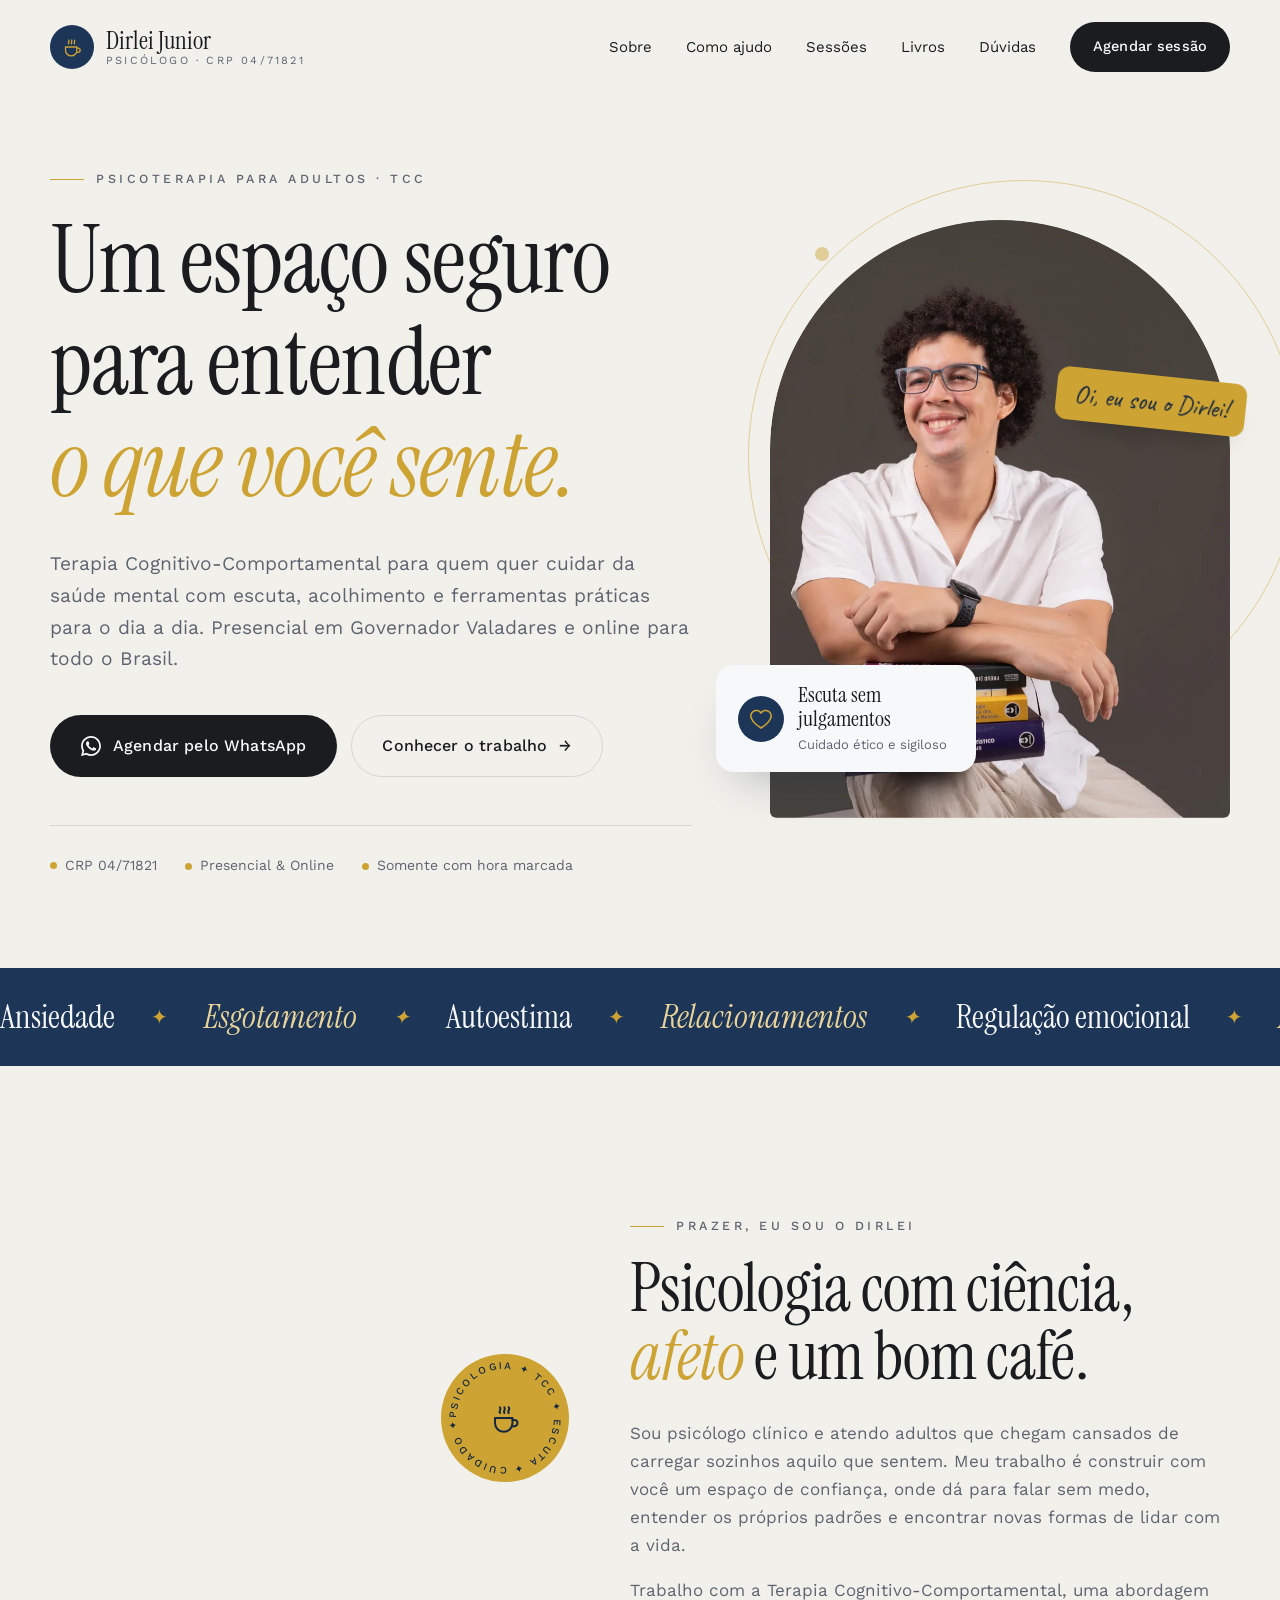
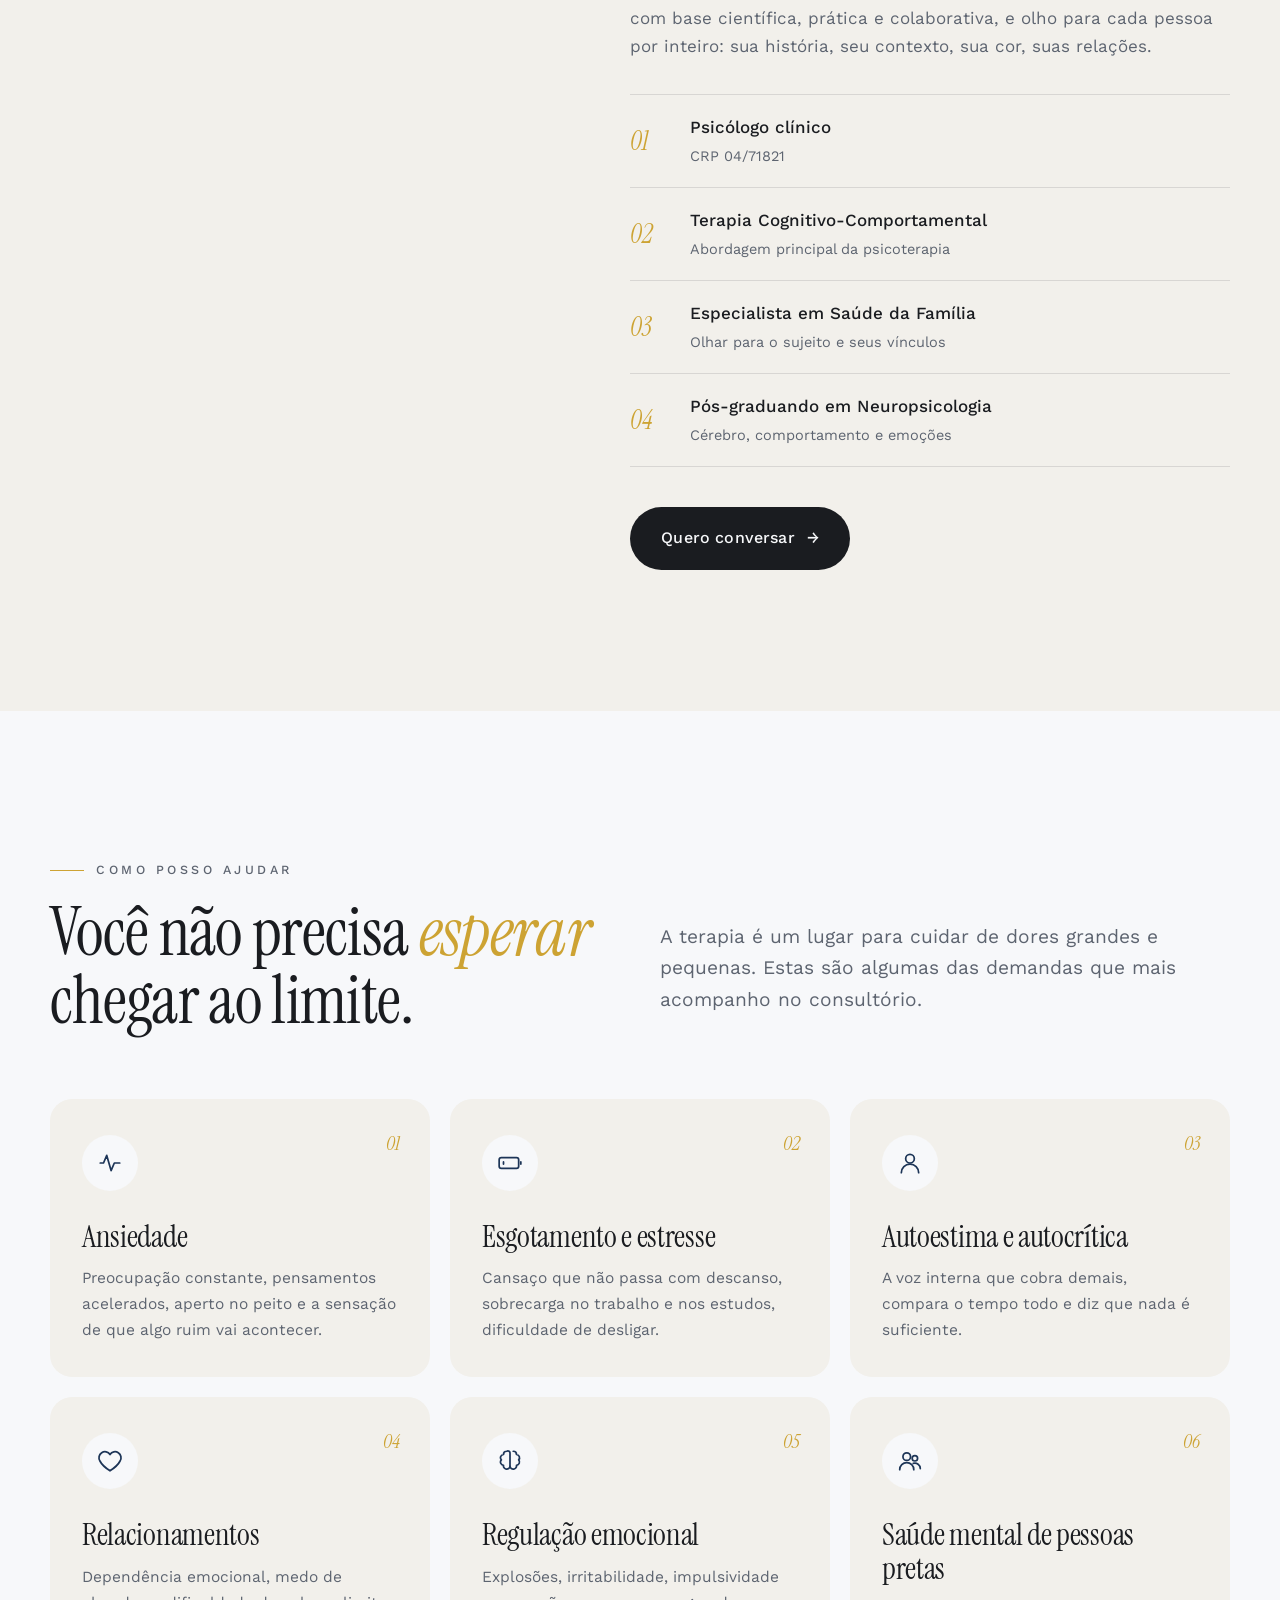
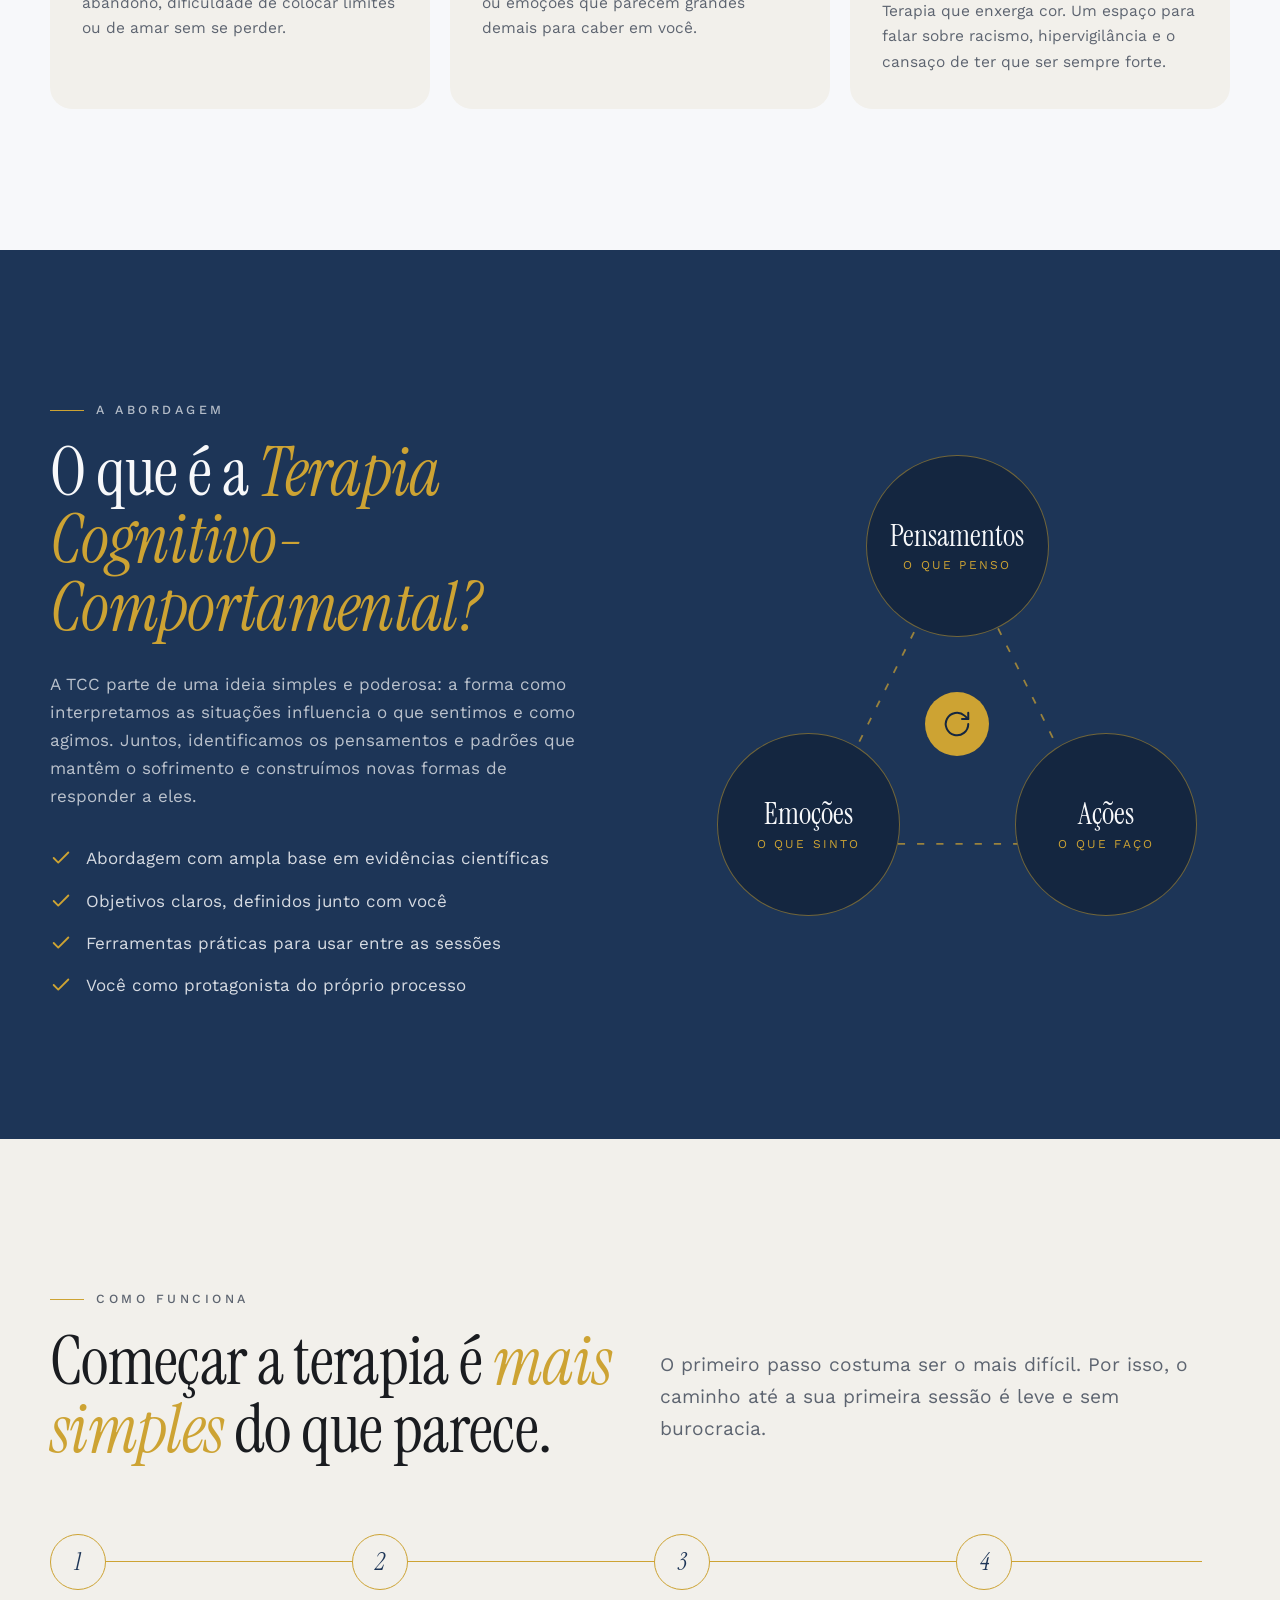
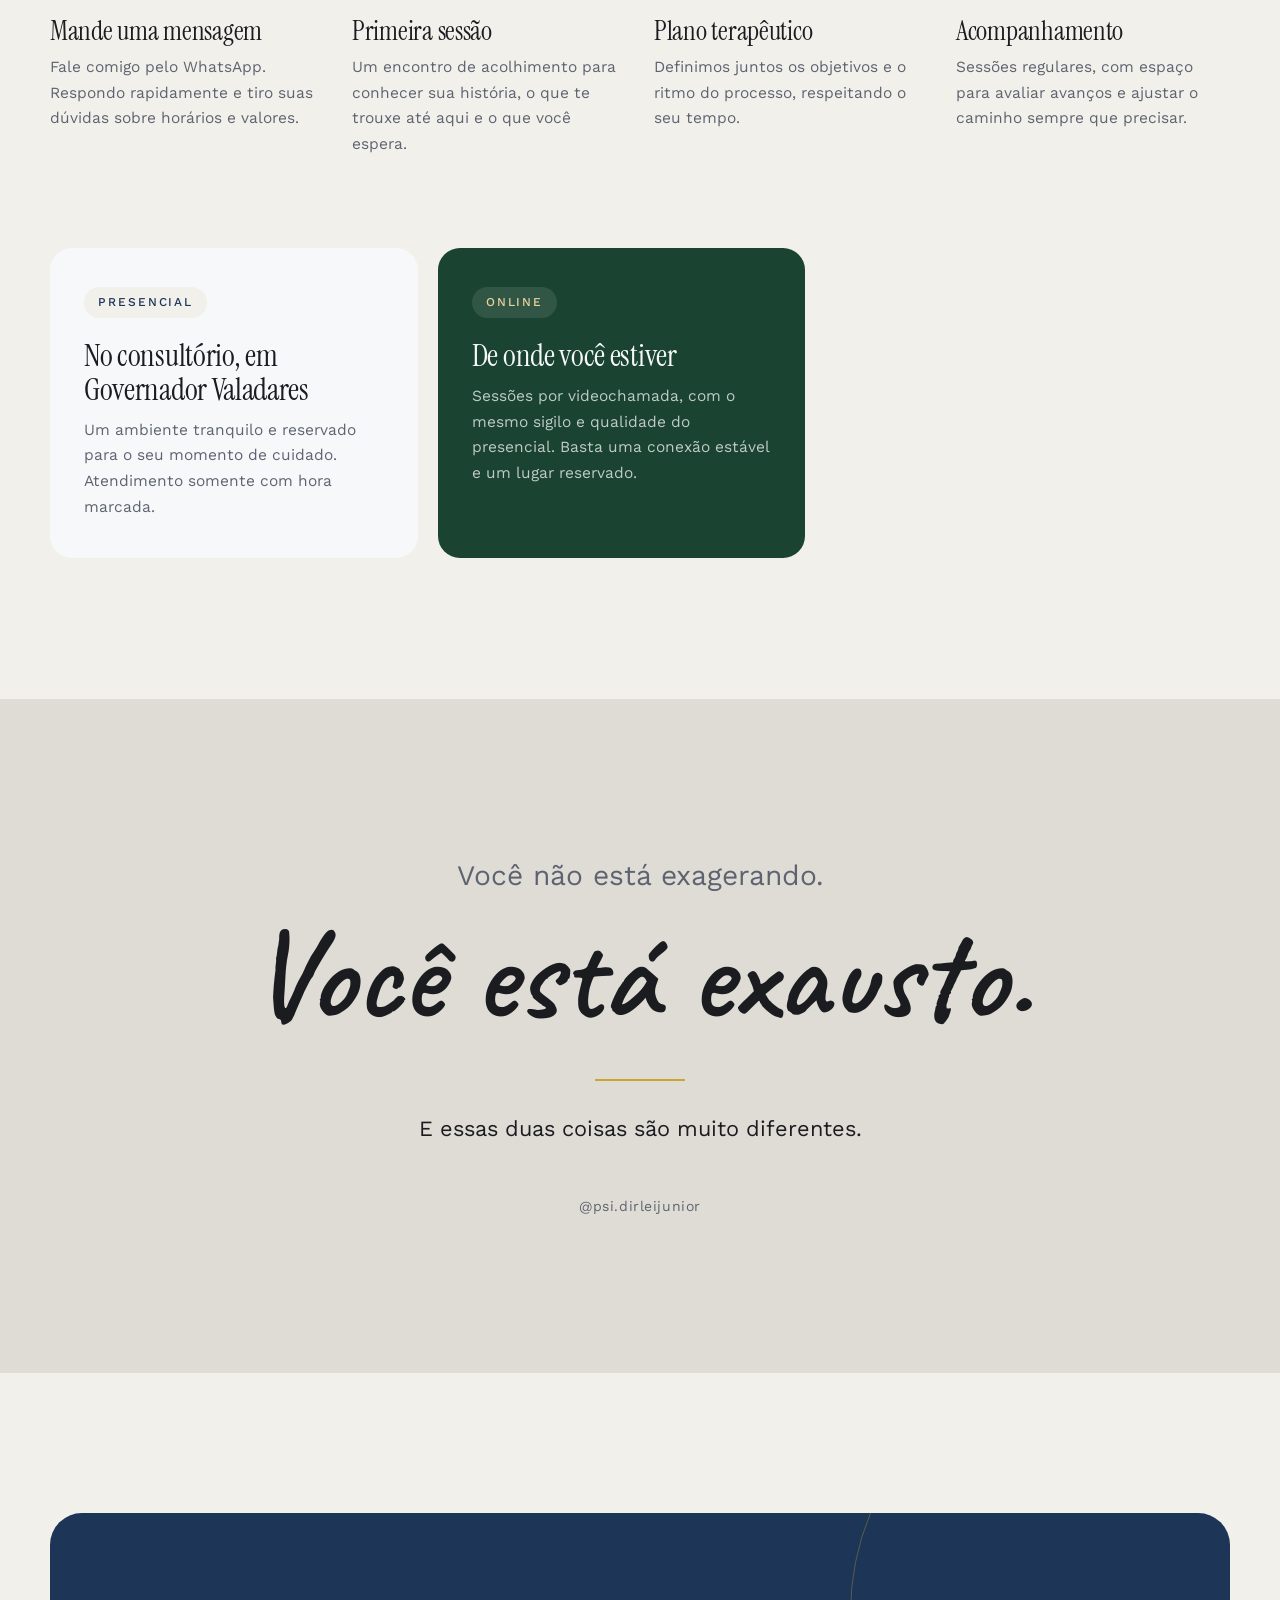
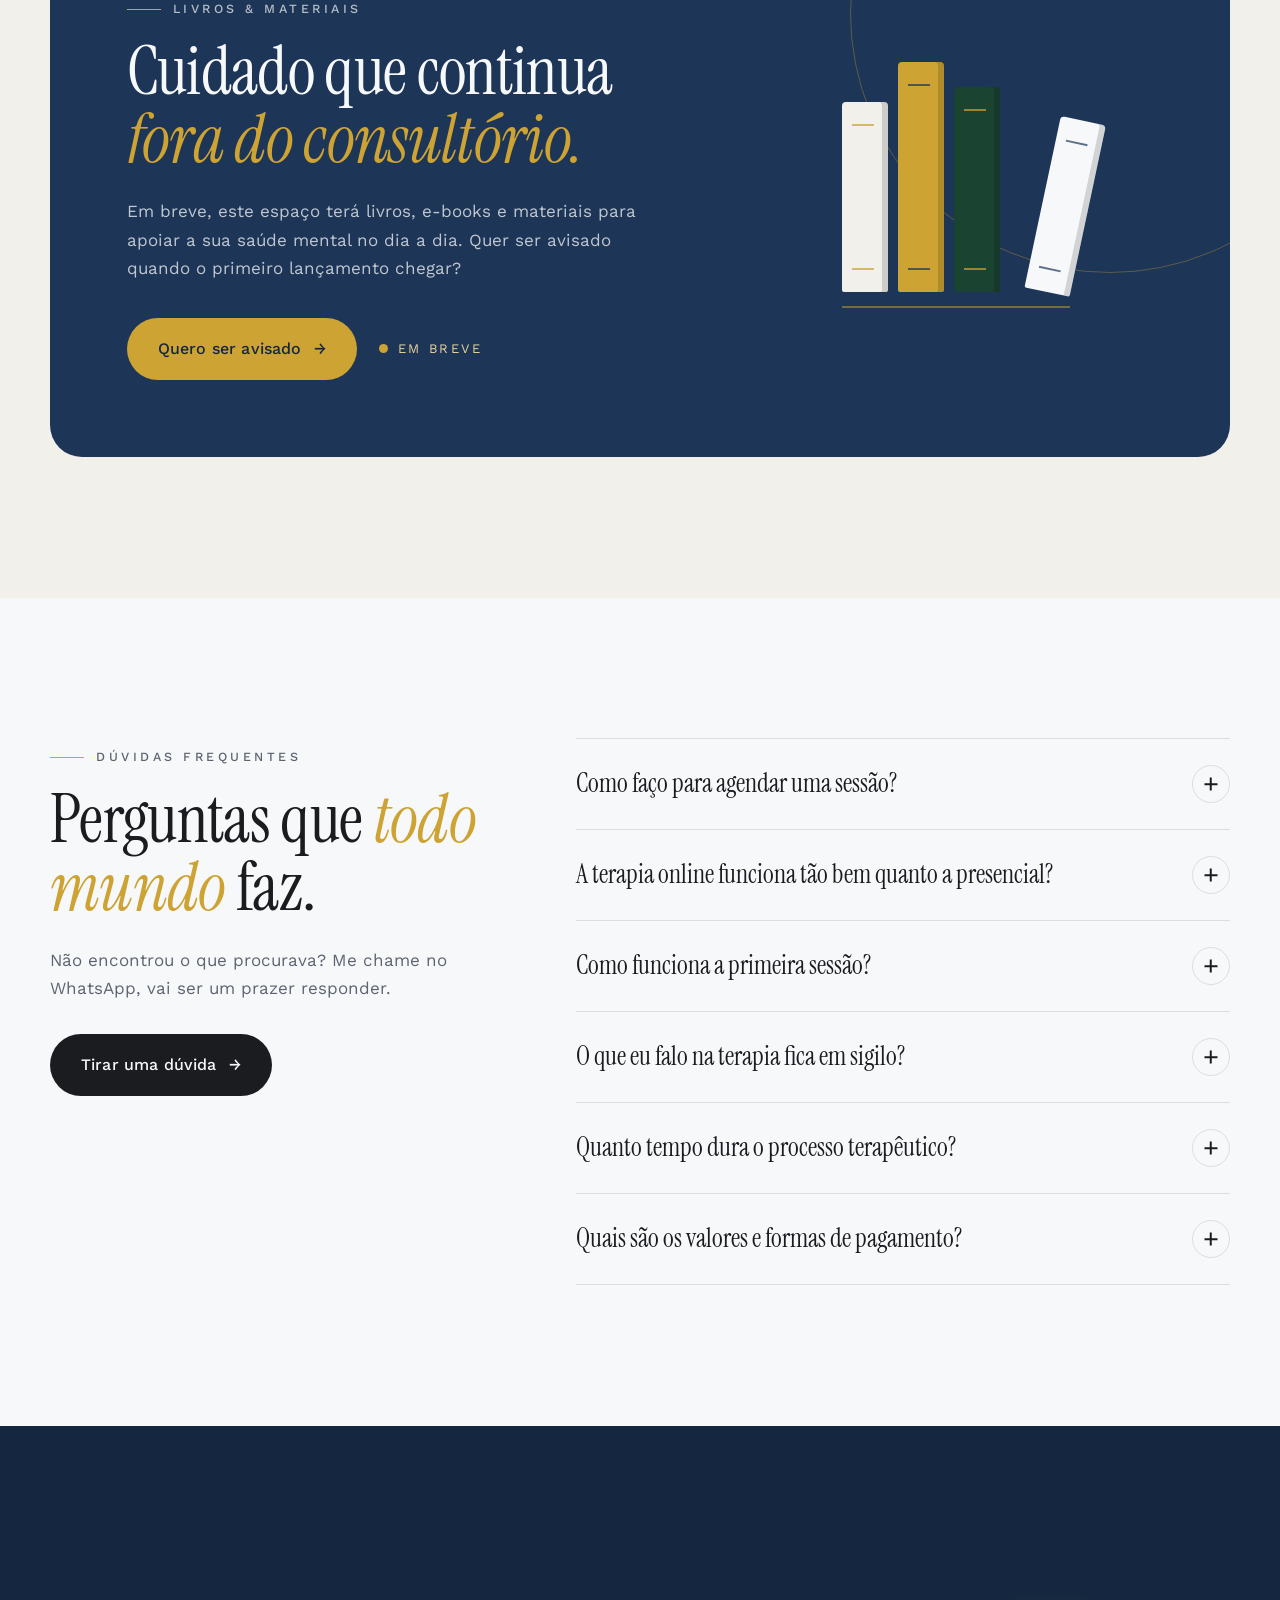
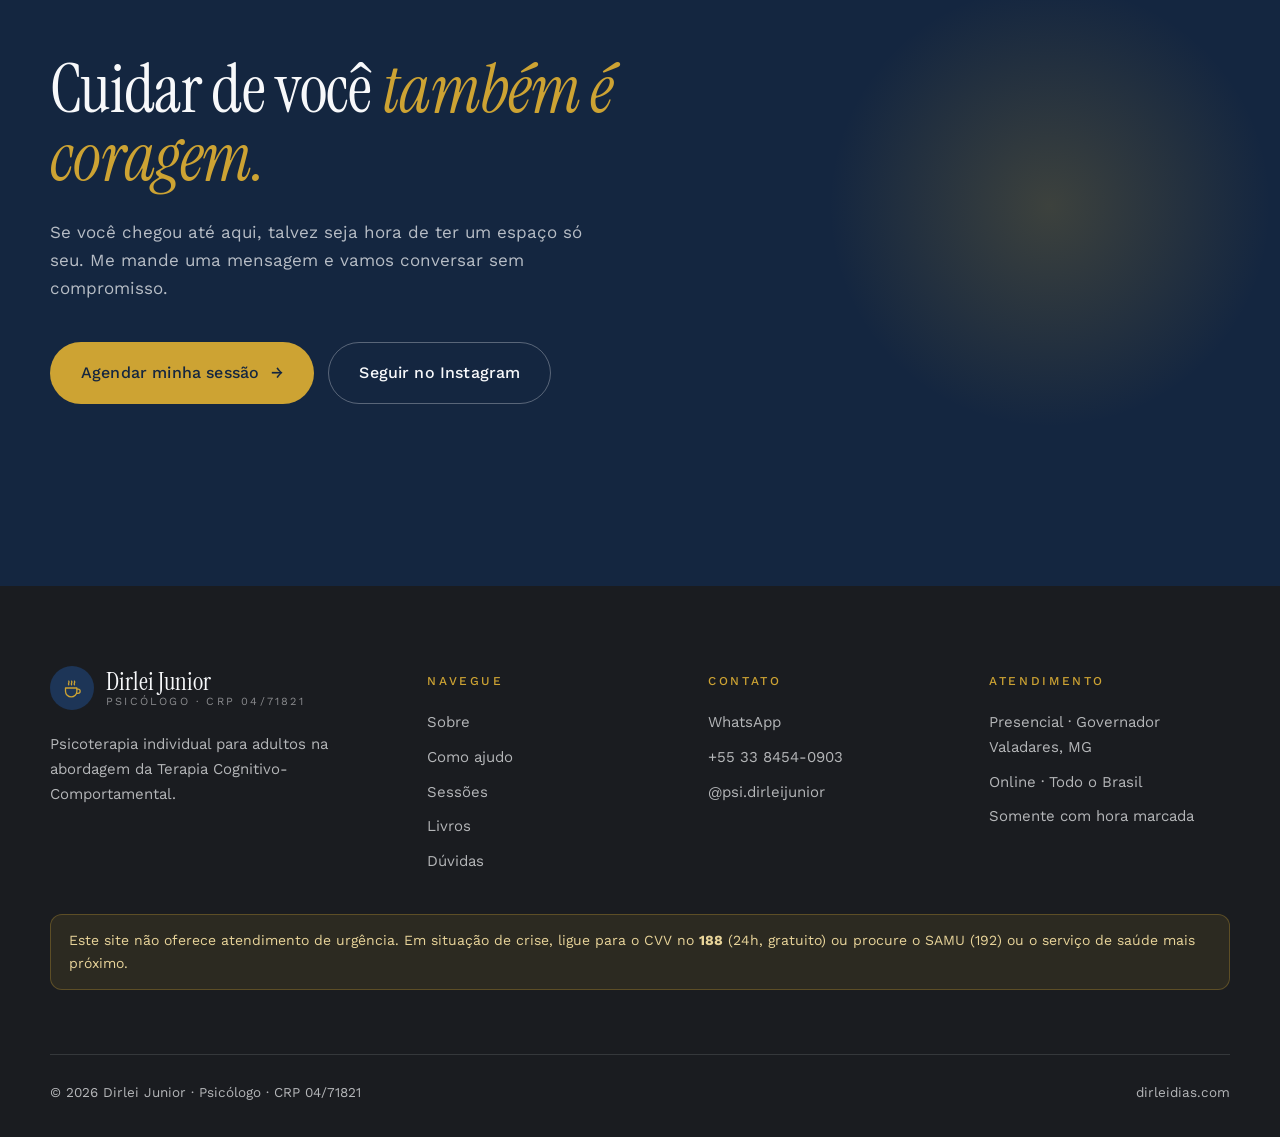
<file: dirleidias/index.html>
<!doctype html>
<html lang="pt-BR">
<head>
  <meta charset="utf-8">
  <meta name="viewport" content="width=device-width, initial-scale=1">
  <title>Dirlei Junior · Psicólogo em Governador Valadares e Online | TCC</title>
  <meta name="description" content="Psicoterapia individual para adultos com Terapia Cognitivo-Comportamental (TCC). Atendimento presencial em Governador Valadares (MG) e online. Psicólogo Dirlei Junior — CRP 04/71821.">
  <meta name="keywords" content="psicólogo Governador Valadares, psicólogo online, terapia cognitivo-comportamental, TCC, ansiedade, psicoterapia adultos, Dirlei Junior">
  <meta name="theme-color" content="#1d3557">
  <link rel="canonical" href="https://dirleidias.com/">
  <link rel="icon" href="assets/img/favicon.svg" type="image/svg+xml">

  <!-- Compartilhamento (WhatsApp, Instagram, Facebook) -->
  <meta property="og:type" content="website">
  <meta property="og:locale" content="pt_BR">
  <meta property="og:site_name" content="Dirlei Junior · Psicólogo">
  <meta property="og:title" content="Dirlei Junior · Psicólogo | Terapia Cognitivo-Comportamental">
  <meta property="og:description" content="Um espaço seguro para entender o que você sente. Atendimento presencial em Governador Valadares e online.">
  <meta property="og:url" content="https://dirleidias.com/">
  <meta property="og:image" content="https://dirleidias.com/assets/img/og.jpg">
  <meta name="twitter:card" content="summary_large_image">

  <link rel="preconnect" href="https://fonts.googleapis.com">
  <link rel="preconnect" href="https://fonts.gstatic.com" crossorigin>
  <link href="https://fonts.googleapis.com/css2?family=Caveat:wght@600&family=Instrument+Serif:ital@0;1&family=Work+Sans:wght@300;400;500;600&display=swap" rel="stylesheet">
  <link rel="stylesheet" href="assets/css/style.css">

  <script type="application/ld+json">
  {
    "@context": "https://schema.org",
    "@type": "Psychologist",
    "name": "Dirlei Junior · Psicólogo",
    "description": "Psicoterapia individual para adultos sob a ótica da Terapia Cognitivo-Comportamental. Atendimento presencial e online.",
    "url": "https://dirleidias.com/",
    "image": "https://dirleidias.com/assets/img/og.jpg",
    "telephone": "+55 33 8454-0903",
    "address": { "@type": "PostalAddress", "addressLocality": "Governador Valadares", "addressRegion": "MG", "addressCountry": "BR" },
    "areaServed": ["Governador Valadares", "Brasil"],
    "sameAs": ["https://www.instagram.com/psi.dirleijunior/"]
  }
  </script>
</head>
<body>

  <!-- ================= HEADER ================= -->
  <header class="header" id="topo">
    <div class="container">
      <a href="#topo" class="brand" aria-label="Dirlei Junior, Psicólogo — início">
        <span class="brand-mark">
          <svg viewBox="0 0 32 32" fill="none" stroke="currentColor" stroke-width="1.6" stroke-linecap="round" stroke-linejoin="round" aria-hidden="true">
            <path d="M8 16h14v4a7 7 0 0 1-7 7v0a7 7 0 0 1-7-7v-4z"/><path d="M22 17.5h1.5a2.5 2.5 0 0 1 0 5H21.6"/>
            <path d="M12 12c-1.5-1.5 1.5-2.5 0-4.5"/><path d="M15.5 12c-1.5-1.5 1.5-2.5 0-4.5"/><path d="M19 12c-1.5-1.5 1.5-2.5 0-4.5"/>
          </svg>
        </span>
        <span class="brand-text">
          <span class="brand-name">Dirlei Junior</span>
          <span class="brand-sub">Psicólogo · CRP 04/71821</span>
        </span>
      </a>

      <nav class="nav" id="nav" aria-label="Navegação principal">
        <a href="#sobre">Sobre</a>
        <a href="#como-ajudo">Como ajudo</a>
        <a href="#sessoes">Sessões</a>
        <a href="#livros">Livros</a>
        <a href="#duvidas">Dúvidas</a>
        <a href="https://wa.me/message/MOYTL2M7RP52D1" target="_blank" rel="noopener" class="btn btn-primary">Agendar sessão</a>
      </nav>

      <button class="menu-toggle" aria-label="Abrir menu" aria-controls="nav" aria-expanded="false"><span></span><span></span></button>
    </div>
  </header>

  <main>
    <!-- ================= HERO ================= -->
    <section class="hero">
      <div class="container">
        <div class="hero-text">
          <span class="eyebrow fade-up d4">Psicoterapia para adultos · TCC</span>
          <h1 style="margin-top: 22px;">
            <span class="line"><span>Um espaço seguro</span></span>
            <span class="line"><span>para entender</span></span>
            <span class="line"><span><em>o que você sente.</em></span></span>
          </h1>
          <p class="lead fade-up d1">Terapia Cognitivo-Comportamental para quem quer cuidar da saúde mental com escuta, acolhimento e ferramentas práticas para o dia a dia. Presencial em Governador Valadares e online para todo o Brasil.</p>
          <div class="hero-actions fade-up d2">
            <a href="https://wa.me/message/MOYTL2M7RP52D1" target="_blank" rel="noopener" class="btn btn-primary">
              <svg viewBox="0 0 24 24" fill="currentColor" aria-hidden="true"><path d="M17.5 14.4c-.3-.1-1.8-.9-2-1-.3-.1-.5-.1-.7.1-.2.3-.8 1-.9 1.2-.2.2-.3.2-.6.1-.3-.1-1.3-.5-2.4-1.5-.9-.8-1.5-1.8-1.7-2.1-.2-.3 0-.5.1-.6l.4-.5c.2-.2.2-.3.3-.5.1-.2 0-.4 0-.5l-.9-2.2c-.2-.6-.5-.5-.7-.5h-.6c-.2 0-.5.1-.8.4-.3.3-1 1-1 2.5s1.1 2.9 1.2 3.1c.1.2 2.1 3.2 5.1 4.5.7.3 1.3.5 1.7.6.7.2 1.4.2 1.9.1.6-.1 1.8-.7 2-1.4.2-.7.2-1.3.2-1.4-.1-.2-.3-.3-.6-.4zM12 21.8c-1.8 0-3.5-.5-5-1.4l-.4-.2-3.7 1 1-3.6-.2-.4C2.7 15.6 2.2 13.8 2.2 12 2.2 6.6 6.6 2.2 12 2.2c2.6 0 5.1 1 6.9 2.9 1.8 1.8 2.9 4.3 2.9 6.9 0 5.4-4.4 9.8-9.8 9.8zM20.5 3.5C18.2 1.2 15.2 0 12 0 5.4 0 .1 5.3.1 11.9c0 2.1.6 4.2 1.6 6L0 24l6.3-1.6c1.8 1 3.8 1.5 5.7 1.5 6.6 0 11.9-5.3 11.9-11.9 0-3.2-1.2-6.2-3.4-8.5z"/></svg>
              Agendar pelo WhatsApp
            </a>
            <a href="#sobre" class="btn btn-ghost">Conhecer o trabalho <span class="arrow">→</span></a>
          </div>
          <div class="hero-badges fade-up d3">
            <span>CRP 04/71821</span>
            <span>Presencial &amp; Online</span>
            <span>Somente com hora marcada</span>
          </div>
        </div>

        <div class="hero-visual">
          <div class="hero-ring" aria-hidden="true"></div>
          <div class="arch">
            <img src="assets/img/dirlei-livros.webp" alt="Psicólogo Dirlei Junior sorrindo, apoiado sobre livros de psicologia" width="1000" height="1127" fetchpriority="high">
          </div>
          <div class="hero-tag" aria-hidden="true">Oi, eu sou o Dirlei!</div>
          <div class="hero-card">
            <span class="dot">
              <svg viewBox="0 0 24 24" fill="none" stroke="currentColor" stroke-width="1.6" stroke-linecap="round" stroke-linejoin="round" aria-hidden="true"><path d="M12 21s-7-4.4-9.3-9A5.3 5.3 0 0 1 12 6a5.3 5.3 0 0 1 9.3 6c-2.3 4.6-9.3 9-9.3 9z"/></svg>
            </span>
            <span><strong>Escuta sem julgamentos</strong><small>Cuidado ético e sigiloso</small></span>
          </div>
        </div>
      </div>
    </section>

    <!-- ================= FAIXA ================= -->
    <div class="marquee" aria-hidden="true">
      <div class="marquee-track">
        <span>Ansiedade</span><span>Esgotamento</span><span>Autoestima</span><span>Relacionamentos</span><span>Regulação emocional</span><span>Autoconhecimento</span><span>Saúde mental de pessoas pretas</span>
        <span>Ansiedade</span><span>Esgotamento</span><span>Autoestima</span><span>Relacionamentos</span><span>Regulação emocional</span><span>Autoconhecimento</span><span>Saúde mental de pessoas pretas</span>
      </div>
    </div>

    <!-- ================= SOBRE ================= -->
    <section class="section about" id="sobre">
      <div class="container">
        <div class="about-visual reveal">
          <div class="arch reveal-img">
            <img src="assets/img/dirlei-banco.webp" alt="Dirlei Junior sentado em um banco segurando livros" width="900" height="1437" loading="lazy">
          </div>
          <div class="stamp" aria-hidden="true">
            <svg class="text" viewBox="0 0 120 120">
              <defs><path id="circ" d="M60,60 m-46,0 a46,46 0 1,1 92,0 a46,46 0 1,1 -92,0"/></defs>
              <text font-family="Work Sans, sans-serif" font-size="9.5" font-weight="500" fill="#142640"><textPath href="#circ" textLength="286" lengthAdjust="spacing">PSICOLOGIA ✦ TCC ✦ ESCUTA ✦ CUIDADO ✦</textPath></text>
            </svg>
            <svg class="icon" viewBox="0 0 32 32" fill="none" stroke="currentColor" stroke-width="1.6" stroke-linecap="round" stroke-linejoin="round">
              <path d="M8 16h14v4a7 7 0 0 1-7 7v0a7 7 0 0 1-7-7v-4z"/><path d="M22 17.5h1.5a2.5 2.5 0 0 1 0 5H21.6"/>
              <path d="M12 12c-1.5-1.5 1.5-2.5 0-4.5"/><path d="M15.5 12c-1.5-1.5 1.5-2.5 0-4.5"/><path d="M19 12c-1.5-1.5 1.5-2.5 0-4.5"/>
            </svg>
          </div>
        </div>

        <div class="about-text">
          <span class="eyebrow reveal">Prazer, eu sou o Dirlei</span>
          <h2 class="reveal" data-delay="1">Psicologia com ciência, <em>afeto</em> e um bom café.</h2>
          <p class="reveal" data-delay="2">Sou psicólogo clínico e atendo adultos que chegam cansados de carregar sozinhos aquilo que sentem. Meu trabalho é construir com você um espaço de confiança, onde dá para falar sem medo, entender os próprios padrões e encontrar novas formas de lidar com a vida.</p>
          <p class="reveal" data-delay="3">Trabalho com a Terapia Cognitivo-Comportamental, uma abordagem com base científica, prática e colaborativa, e olho para cada pessoa por inteiro: sua história, seu contexto, sua cor, suas relações.</p>

          <ul class="credentials">
            <li class="reveal" data-delay="1"><span class="n">01</span><span><strong>Psicólogo clínico</strong><small>CRP 04/71821</small></span></li>
            <li class="reveal" data-delay="2"><span class="n">02</span><span><strong>Terapia Cognitivo-Comportamental</strong><small>Abordagem principal da psicoterapia</small></span></li>
            <li class="reveal" data-delay="3"><span class="n">03</span><span><strong>Especialista em Saúde da Família</strong><small>Olhar para o sujeito e seus vínculos</small></span></li>
            <li class="reveal" data-delay="4"><span class="n">04</span><span><strong>Pós-graduando em Neuropsicologia</strong><small>Cérebro, comportamento e emoções</small></span></li>
          </ul>

          <a href="https://wa.me/message/MOYTL2M7RP52D1" target="_blank" rel="noopener" class="btn btn-primary reveal">Quero conversar <span class="arrow">→</span></a>
        </div>
      </div>
    </section>

    <!-- ================= COMO AJUDO ================= -->
    <section class="section help" id="como-ajudo">
      <div class="container">
        <div class="section-head">
          <div>
            <span class="eyebrow reveal">Como posso ajudar</span>
            <h2 class="reveal" data-delay="1">Você não precisa <em>esperar</em> chegar ao limite.</h2>
          </div>
          <p class="lead reveal" data-delay="2">A terapia é um lugar para cuidar de dores grandes e pequenas. Estas são algumas das demandas que mais acompanho no consultório.</p>
        </div>

        <div class="cards">
          <article class="card reveal" data-delay="1">
            <span class="num">01</span>
            <span class="card-icon"><svg viewBox="0 0 24 24" fill="none" stroke="currentColor" stroke-width="1.6" stroke-linecap="round" stroke-linejoin="round"><path d="M3 12h3l3-7 4 14 3-7h5"/></svg></span>
            <h3>Ansiedade</h3>
            <p>Preocupação constante, pensamentos acelerados, aperto no peito e a sensação de que algo ruim vai acontecer.</p>
          </article>
          <article class="card reveal" data-delay="2">
            <span class="num">02</span>
            <span class="card-icon"><svg viewBox="0 0 24 24" fill="none" stroke="currentColor" stroke-width="1.6" stroke-linecap="round" stroke-linejoin="round"><rect x="2" y="7" width="18" height="10" rx="2"/><path d="M22 11v2"/><path d="M6 11v2"/></svg></span>
            <h3>Esgotamento e estresse</h3>
            <p>Cansaço que não passa com descanso, sobrecarga no trabalho e nos estudos, dificuldade de desligar.</p>
          </article>
          <article class="card reveal" data-delay="3">
            <span class="num">03</span>
            <span class="card-icon"><svg viewBox="0 0 24 24" fill="none" stroke="currentColor" stroke-width="1.6" stroke-linecap="round" stroke-linejoin="round"><circle cx="12" cy="8" r="4"/><path d="M4 21a8 8 0 0 1 16 0"/></svg></span>
            <h3>Autoestima e autocrítica</h3>
            <p>A voz interna que cobra demais, compara o tempo todo e diz que nada é suficiente.</p>
          </article>
          <article class="card reveal" data-delay="1">
            <span class="num">04</span>
            <span class="card-icon"><svg viewBox="0 0 24 24" fill="none" stroke="currentColor" stroke-width="1.6" stroke-linecap="round" stroke-linejoin="round"><path d="M12 21s-7-4.4-9.3-9A5.3 5.3 0 0 1 12 6a5.3 5.3 0 0 1 9.3 6c-2.3 4.6-9.3 9-9.3 9z"/></svg></span>
            <h3>Relacionamentos</h3>
            <p>Dependência emocional, medo de abandono, dificuldade de colocar limites ou de amar sem se perder.</p>
          </article>
          <article class="card reveal" data-delay="2">
            <span class="num">05</span>
            <span class="card-icon"><svg viewBox="0 0 24 24" fill="none" stroke="currentColor" stroke-width="1.6" stroke-linecap="round" stroke-linejoin="round"><path d="M9 3a3 3 0 0 0-3 3 3 3 0 0 0-2 5 3 3 0 0 0 2 5 3 3 0 0 0 6 1V5a2 2 0 0 0-3-2z"/><path d="M15 3a3 3 0 0 1 3 3 3 3 0 0 1 2 5 3 3 0 0 1-2 5 3 3 0 0 1-6 1"/></svg></span>
            <h3>Regulação emocional</h3>
            <p>Explosões, irritabilidade, impulsividade ou emoções que parecem grandes demais para caber em você.</p>
          </article>
          <article class="card reveal" data-delay="3">
            <span class="num">06</span>
            <span class="card-icon"><svg viewBox="0 0 24 24" fill="none" stroke="currentColor" stroke-width="1.6" stroke-linecap="round" stroke-linejoin="round"><circle cx="9" cy="8" r="3.5"/><circle cx="16.5" cy="9.5" r="2.5"/><path d="M2.5 20a6.5 6.5 0 0 1 13 0"/><path d="M15 14.2a5 5 0 0 1 6.5 4.8"/></svg></span>
            <h3>Saúde mental de pessoas pretas</h3>
            <p>Terapia que enxerga cor. Um espaço para falar sobre racismo, hipervigilância e o cansaço de ter que ser sempre forte.</p>
          </article>
        </div>
      </div>
    </section>

    <!-- ================= TCC ================= -->
    <section class="section tcc" id="tcc">
      <div class="container">
        <div>
          <span class="eyebrow light reveal">A abordagem</span>
          <h2 class="reveal" data-delay="1">O que é a <em>Terapia Cognitivo-Comportamental?</em></h2>
          <p class="reveal" data-delay="2">A TCC parte de uma ideia simples e poderosa: a forma como interpretamos as situações influencia o que sentimos e como agimos. Juntos, identificamos os pensamentos e padrões que mantêm o sofrimento e construímos novas formas de responder a eles.</p>
          <ul class="tcc-list">
            <li class="reveal" data-delay="2"><svg viewBox="0 0 24 24" fill="none" stroke="currentColor" stroke-width="2" stroke-linecap="round" stroke-linejoin="round"><path d="M20 6 9 17l-5-5"/></svg>Abordagem com ampla base em evidências científicas</li>
            <li class="reveal" data-delay="3"><svg viewBox="0 0 24 24" fill="none" stroke="currentColor" stroke-width="2" stroke-linecap="round" stroke-linejoin="round"><path d="M20 6 9 17l-5-5"/></svg>Objetivos claros, definidos junto com você</li>
            <li class="reveal" data-delay="4"><svg viewBox="0 0 24 24" fill="none" stroke="currentColor" stroke-width="2" stroke-linecap="round" stroke-linejoin="round"><path d="M20 6 9 17l-5-5"/></svg>Ferramentas práticas para usar entre as sessões</li>
            <li class="reveal" data-delay="5"><svg viewBox="0 0 24 24" fill="none" stroke="currentColor" stroke-width="2" stroke-linecap="round" stroke-linejoin="round"><path d="M20 6 9 17l-5-5"/></svg>Você como protagonista do próprio processo</li>
          </ul>
        </div>

        <div class="diagram reveal" data-delay="2" aria-label="Diagrama: pensamentos, emoções e comportamentos se influenciam mutuamente">
          <svg class="orbit" viewBox="0 0 400 400" fill="none" aria-hidden="true">
            <path class="orbit-path" d="M200 76 L76 324 L324 324 Z" stroke="#cda333" stroke-width="1.5" stroke-linejoin="round" opacity=".7"/>
          </svg>
          <div class="node n1"><div class="inner">Pensamentos<small>o que penso</small></div></div>
          <div class="node n2"><div class="inner">Emoções<small>o que sinto</small></div></div>
          <div class="node n3"><div class="inner">Ações<small>o que faço</small></div></div>
          <div class="center" aria-hidden="true">
            <svg viewBox="0 0 24 24" fill="none" stroke="currentColor" stroke-width="1.6" stroke-linecap="round" stroke-linejoin="round"><path d="M21 12a9 9 0 1 1-3-6.7L21 8"/><path d="M21 3v5h-5"/></svg>
          </div>
        </div>
      </div>
    </section>

    <!-- ================= SESSÕES ================= -->
    <section class="section sessions" id="sessoes">
      <div class="container">
        <div class="section-head">
          <div>
            <span class="eyebrow reveal">Como funciona</span>
            <h2 class="reveal" data-delay="1">Começar a terapia é <em>mais simples</em> do que parece.</h2>
          </div>
          <p class="lead reveal" data-delay="2">O primeiro passo costuma ser o mais difícil. Por isso, o caminho até a sua primeira sessão é leve e sem burocracia.</p>
        </div>

        <div class="steps">
          <div class="step reveal" data-delay="1"><span class="bullet">1</span><h3>Mande uma mensagem</h3><p>Fale comigo pelo WhatsApp. Respondo rapidamente e tiro suas dúvidas sobre horários e valores.</p></div>
          <div class="step reveal" data-delay="2"><span class="bullet">2</span><h3>Primeira sessão</h3><p>Um encontro de acolhimento para conhecer sua história, o que te trouxe até aqui e o que você espera.</p></div>
          <div class="step reveal" data-delay="3"><span class="bullet">3</span><h3>Plano terapêutico</h3><p>Definimos juntos os objetivos e o ritmo do processo, respeitando o seu tempo.</p></div>
          <div class="step reveal" data-delay="4"><span class="bullet">4</span><h3>Acompanhamento</h3><p>Sessões regulares, com espaço para avaliar avanços e ajustar o caminho sempre que precisar.</p></div>
        </div>

        <div class="modes">
          <div class="mode reveal" data-delay="1">
            <span class="pill">Presencial</span>
            <h3>No consultório, em Governador Valadares</h3>
            <p>Um ambiente tranquilo e reservado para o seu momento de cuidado. Atendimento somente com hora marcada.</p>
          </div>
          <div class="mode green reveal" data-delay="2">
            <span class="pill">Online</span>
            <h3>De onde você estiver</h3>
            <p>Sessões por videochamada, com o mesmo sigilo e qualidade do presencial. Basta uma conexão estável e um lugar reservado.</p>
          </div>
          <div class="mode photo reveal reveal-img" data-delay="3">
            <img src="assets/img/dirlei-sessao.webp" alt="Dirlei Junior sentado, segurando livros, olhando para a câmera" width="900" height="1157" loading="lazy">
            <div class="cap"><strong>Sigilo e ética</strong>Atendimento conforme o Código de Ética Profissional do Psicólogo.</div>
          </div>
        </div>
      </div>
    </section>

    <!-- ================= CITAÇÃO ================= -->
    <section class="quote reveal" id="citacao">
      <div class="container">
        <p class="pre">Você não está exagerando.</p>
        <p class="script">Você está exausto.</p>
        <div class="rule"></div>
        <p class="post">E essas duas coisas são muito diferentes.</p>
        <a href="https://www.instagram.com/psi.dirleijunior/" target="_blank" rel="noopener" class="handle">@psi.dirleijunior</a>
      </div>
    </section>

    <!-- ================= LIVROS / INFOPRODUTOS =================
         Área reservada para futuros livros, e-books e materiais.
         Quando houver um produto, peça ao Claude para adicionar os cartões aqui. -->
    <section class="section store" id="livros">
      <div class="container">
        <div class="soon reveal">
          <div class="soon-text">
            <span class="eyebrow light">Livros &amp; materiais</span>
            <h2>Cuidado que continua <em>fora do consultório.</em></h2>
            <p>Em breve, este espaço terá livros, e-books e materiais para apoiar a sua saúde mental no dia a dia. Quer ser avisado quando o primeiro lançamento chegar?</p>
            <div class="soon-actions">
              <a href="https://wa.me/message/MOYTL2M7RP52D1" target="_blank" rel="noopener" class="btn btn-gold">Quero ser avisado <span class="arrow">→</span></a>
              <span class="soon-badge"><span class="pulse-dot"></span>Em breve</span>
            </div>
          </div>
          <div class="soon-visual" aria-hidden="true">
            <div class="shelf">
              <span class="spine s1"></span>
              <span class="spine s2"></span>
              <span class="spine s3"></span>
              <span class="spine s4"></span>
            </div>
          </div>
        </div>
      </div>
    </section>

    <!-- ================= FAQ ================= -->
    <section class="section faq" id="duvidas">
      <div class="container">
        <div class="faq-intro">
          <span class="eyebrow reveal">Dúvidas frequentes</span>
          <h2 class="reveal" data-delay="1">Perguntas que <em>todo mundo</em> faz.</h2>
          <p class="reveal" data-delay="2">Não encontrou o que procurava? Me chame no WhatsApp, vai ser um prazer responder.</p>
          <a href="https://wa.me/message/MOYTL2M7RP52D1" target="_blank" rel="noopener" class="btn btn-primary reveal" data-delay="3">Tirar uma dúvida <span class="arrow">→</span></a>
        </div>

        <div class="faq-list">
          <div class="faq-item reveal">
            <button aria-expanded="false">Como faço para agendar uma sessão?<span class="plus" aria-hidden="true"></span></button>
            <div class="faq-answer"><div><p>É só enviar uma mensagem pelo WhatsApp. Vamos combinar o melhor dia e horário e se a sessão será presencial ou online. O atendimento é somente com hora marcada.</p></div></div>
          </div>
          <div class="faq-item reveal">
            <button aria-expanded="false">A terapia online funciona tão bem quanto a presencial?<span class="plus" aria-hidden="true"></span></button>
            <div class="faq-answer"><div><p>Sim. A psicoterapia online é regulamentada pelo Conselho Federal de Psicologia e tem resultados comparáveis aos do atendimento presencial. O importante é ter um lugar reservado e uma boa conexão.</p></div></div>
          </div>
          <div class="faq-item reveal">
            <button aria-expanded="false">Como funciona a primeira sessão?<span class="plus" aria-hidden="true"></span></button>
            <div class="faq-answer"><div><p>É um momento de acolhimento e conhecimento mútuo. Você conta o que te trouxe à terapia, no seu ritmo, e conversamos sobre como o processo pode te ajudar. Não existe jeito certo de começar.</p></div></div>
          </div>
          <div class="faq-item reveal">
            <button aria-expanded="false">O que eu falo na terapia fica em sigilo?<span class="plus" aria-hidden="true"></span></button>
            <div class="faq-answer"><div><p>Sim. O sigilo é um dever ético do psicólogo, garantido pelo Código de Ética Profissional. O que é dito em sessão permanece entre nós, salvo nas exceções previstas em lei.</p></div></div>
          </div>
          <div class="faq-item reveal">
            <button aria-expanded="false">Quanto tempo dura o processo terapêutico?<span class="plus" aria-hidden="true"></span></button>
            <div class="faq-answer"><div><p>Depende de cada pessoa e dos objetivos definidos. A TCC costuma ser uma abordagem objetiva, e avaliamos juntos a evolução ao longo do caminho.</p></div></div>
          </div>
          <div class="faq-item reveal">
            <button aria-expanded="false">Quais são os valores e formas de pagamento?<span class="plus" aria-hidden="true"></span></button>
            <div class="faq-answer"><div><p>Os valores e as formas de pagamento (inclusive Pix) são informados pelo WhatsApp. Se precisar de recibo para reembolso do seu plano de saúde, é só pedir.</p></div></div>
          </div>
        </div>
      </div>
    </section>

    <!-- ================= CTA ================= -->
    <section class="cta" id="agendar">
      <div class="container">
        <div>
          <span class="eyebrow light reveal">O primeiro passo</span>
          <h2 class="reveal" data-delay="1">Cuidar de você <em>também é coragem.</em></h2>
          <p class="reveal" data-delay="2">Se você chegou até aqui, talvez seja hora de ter um espaço só seu. Me mande uma mensagem e vamos conversar sem compromisso.</p>
          <div class="cta-actions reveal" data-delay="3">
            <a href="https://wa.me/message/MOYTL2M7RP52D1" target="_blank" rel="noopener" class="btn btn-gold">Agendar minha sessão <span class="arrow">→</span></a>
            <a href="https://www.instagram.com/psi.dirleijunior/" target="_blank" rel="noopener" class="btn btn-ghost light">Seguir no Instagram</a>
          </div>
        </div>
        <div class="cta-visual reveal" data-delay="2">
          <div class="arch reveal-img">
            <img src="assets/img/dirlei-olhar.webp" alt="Dirlei Junior sorrindo, com livros de psicologia" width="900" height="1082" loading="lazy">
          </div>
        </div>
      </div>
    </section>
  </main>

  <!-- ================= FOOTER ================= -->
  <footer class="footer">
    <div class="container">
      <div class="grid">
        <div>
          <a href="#topo" class="brand">
            <span class="brand-mark">
              <svg viewBox="0 0 32 32" fill="none" stroke="currentColor" stroke-width="1.6" stroke-linecap="round" stroke-linejoin="round" aria-hidden="true">
                <path d="M8 16h14v4a7 7 0 0 1-7 7v0a7 7 0 0 1-7-7v-4z"/><path d="M22 17.5h1.5a2.5 2.5 0 0 1 0 5H21.6"/>
                <path d="M12 12c-1.5-1.5 1.5-2.5 0-4.5"/><path d="M15.5 12c-1.5-1.5 1.5-2.5 0-4.5"/><path d="M19 12c-1.5-1.5 1.5-2.5 0-4.5"/>
              </svg>
            </span>
            <span class="brand-text"><span class="brand-name">Dirlei Junior</span><span class="brand-sub">Psicólogo · CRP 04/71821</span></span>
          </a>
          <p class="about-text">Psicoterapia individual para adultos na abordagem da Terapia Cognitivo-Comportamental.</p>
        </div>
        <div>
          <h4>Navegue</h4>
          <ul>
            <li><a href="#sobre">Sobre</a></li>
            <li><a href="#como-ajudo">Como ajudo</a></li>
            <li><a href="#sessoes">Sessões</a></li>
            <li><a href="#livros">Livros</a></li>
            <li><a href="#duvidas">Dúvidas</a></li>
          </ul>
        </div>
        <div>
          <h4>Contato</h4>
          <ul>
            <li><a href="https://wa.me/message/MOYTL2M7RP52D1" target="_blank" rel="noopener">WhatsApp</a></li>
            <li><a href="tel:+553384540903">+55 33 8454-0903</a></li>
            <li><a href="https://www.instagram.com/psi.dirleijunior/" target="_blank" rel="noopener">@psi.dirleijunior</a></li>
          </ul>
        </div>
        <div>
          <h4>Atendimento</h4>
          <ul>
            <li>Presencial · Governador Valadares, MG</li>
            <li>Online · Todo o Brasil</li>
            <li>Somente com hora marcada</li>
          </ul>
        </div>
      </div>

      <div class="crisis">Este site não oferece atendimento de urgência. Em situação de crise, ligue para o CVV no <a href="tel:188"><strong>188</strong></a> (24h, gratuito) ou procure o SAMU (192) ou o serviço de saúde mais próximo.</div>

      <div class="bottom">
        <span>© <span id="ano">2026</span> Dirlei Junior · Psicólogo · CRP 04/71821</span>
        <span>dirleidias.com</span>
      </div>
    </div>
  </footer>

  <a href="https://wa.me/message/MOYTL2M7RP52D1" target="_blank" rel="noopener" class="wa-float" aria-label="Conversar no WhatsApp">
    <span class="label">Agende pelo WhatsApp</span>
    <svg viewBox="0 0 24 24" fill="currentColor" aria-hidden="true"><path d="M17.5 14.4c-.3-.1-1.8-.9-2-1-.3-.1-.5-.1-.7.1-.2.3-.8 1-.9 1.2-.2.2-.3.2-.6.1-.3-.1-1.3-.5-2.4-1.5-.9-.8-1.5-1.8-1.7-2.1-.2-.3 0-.5.1-.6l.4-.5c.2-.2.2-.3.3-.5.1-.2 0-.4 0-.5l-.9-2.2c-.2-.6-.5-.5-.7-.5h-.6c-.2 0-.5.1-.8.4-.3.3-1 1-1 2.5s1.1 2.9 1.2 3.1c.1.2 2.1 3.2 5.1 4.5.7.3 1.3.5 1.7.6.7.2 1.4.2 1.9.1.6-.1 1.8-.7 2-1.4.2-.7.2-1.3.2-1.4-.1-.2-.3-.3-.6-.4zM12 21.8c-1.8 0-3.5-.5-5-1.4l-.4-.2-3.7 1 1-3.6-.2-.4C2.7 15.6 2.2 13.8 2.2 12 2.2 6.6 6.6 2.2 12 2.2c2.6 0 5.1 1 6.9 2.9 1.8 1.8 2.9 4.3 2.9 6.9 0 5.4-4.4 9.8-9.8 9.8zM20.5 3.5C18.2 1.2 15.2 0 12 0 5.4 0 .1 5.3.1 11.9c0 2.1.6 4.2 1.6 6L0 24l6.3-1.6c1.8 1 3.8 1.5 5.7 1.5 6.6 0 11.9-5.3 11.9-11.9 0-3.2-1.2-6.2-3.4-8.5z"/></svg>
  </a>

  <script src="assets/js/main.js" defer></script>
</body>
</html>
</file>
<file: dirleidias/assets/css/style.css>
/* =========================================================
   Dirlei Junior · Psicólogo — dirleidias.com
   Paleta da identidade visual (Canva "Dirlei")
   ========================================================= */
:root {
  --navy: #1d3557;
  --navy-deep: #142640;
  --green: #1a4331;
  --gold: #cda333;
  --gold-soft: #e8d49a;
  --white: #f7f8fa;
  --cream: #f2f0eb;
  --sand: #dfdcd5;
  --ink: #1a1c20;
  --muted: #5d6470;
  --line: rgba(26, 28, 32, .12);

  --serif: "Instrument Serif", "Times New Roman", serif;
  --sans: "Work Sans", system-ui, -apple-system, "Segoe UI", sans-serif;
  --script: "Caveat", cursive;

  --radius: 22px;
  --ease: cubic-bezier(.22, .61, .36, 1);
  --container: 1180px;
}

*, *::before, *::after { box-sizing: border-box; }
html { overflow-x: clip; scroll-behavior: smooth; -webkit-text-size-adjust: 100%; }
body {
  margin: 0;
  font-family: var(--sans);
  font-size: 17px;
  line-height: 1.65;
  color: var(--ink);
  background: var(--cream);
  -webkit-font-smoothing: antialiased;
  overflow-x: clip;
}
img { max-width: 100%; display: block; }
a { color: inherit; text-decoration: none; }
button { font: inherit; }
::selection { background: var(--gold); color: var(--navy-deep); }

.container { width: min(var(--container), 100% - 40px); margin-inline: auto; }

/* ---------- Tipografia ---------- */
.eyebrow {
  display: inline-flex; align-items: center; gap: 12px;
  font-size: 12.5px; letter-spacing: .28em; text-transform: uppercase;
  color: var(--muted); font-weight: 500;
}
.eyebrow::before { content: ""; width: 34px; height: 1.5px; background: var(--gold); }
.eyebrow.light { color: rgba(247, 248, 250, .7); }

h1, h2, h3 { font-family: var(--serif); font-weight: 400; line-height: 1.02; margin: 0; letter-spacing: -.01em; }
h1 { font-size: clamp(48px, 7.4vw, 104px); }
h2 { font-size: clamp(40px, 5.2vw, 72px); }
h3 { font-size: clamp(26px, 2.4vw, 32px); line-height: 1.1; }
em, .gold { font-style: italic; color: var(--gold); }
.lead { font-size: clamp(18px, 1.5vw, 20px); color: var(--muted); max-width: 56ch; }

/* ---------- Botões ---------- */
.btn {
  display: inline-flex; align-items: center; gap: 12px;
  padding: 17px 30px; border-radius: 999px;
  font-weight: 500; font-size: 16px; letter-spacing: .01em;
  border: 1.5px solid transparent; cursor: pointer;
  transition: transform .35s var(--ease), background .35s var(--ease), color .35s var(--ease), box-shadow .35s var(--ease), border-color .35s;
  position: relative; overflow: hidden; isolation: isolate;
}
.btn svg { width: 20px; height: 20px; flex: none; }
.btn .arrow { transition: transform .35s var(--ease); }
.btn:hover .arrow { transform: translateX(4px); }
.btn-primary { background: var(--ink); color: var(--white); }
.btn-primary::after {
  content: ""; position: absolute; inset: 0; z-index: -1;
  background: var(--navy); transform: translateY(101%);
  transition: transform .45s var(--ease);
}
.btn-primary:hover::after { transform: translateY(0); }
.btn-primary:hover { transform: translateY(-2px); box-shadow: 0 14px 30px -12px rgba(29, 53, 87, .55); }
.btn-gold { background: var(--gold); color: var(--navy-deep); }
.btn-gold:hover { transform: translateY(-2px); background: #dbb446; box-shadow: 0 14px 30px -12px rgba(205, 163, 51, .6); }
.btn-ghost { border-color: var(--line); color: var(--ink); }
.btn-ghost:hover { border-color: var(--ink); }
.btn-ghost.light { color: var(--white); border-color: rgba(247, 248, 250, .3); }
.btn-ghost.light:hover { border-color: var(--white); }

/* ---------- Header ---------- */
.header {
  position: fixed; inset: 0 0 auto 0; z-index: 50;
  transition: background .4s var(--ease), box-shadow .4s var(--ease), padding .4s var(--ease);
  padding: 22px 0;
}
.header.scrolled {
  background: rgba(242, 240, 235, .86);
  backdrop-filter: saturate(140%) blur(14px);
  -webkit-backdrop-filter: saturate(140%) blur(14px);
  box-shadow: 0 1px 0 var(--line);
  padding: 12px 0;
}
.header .container { display: flex; align-items: center; justify-content: space-between; gap: 24px; }
.brand { display: flex; align-items: center; gap: 12px; }
.brand-mark {
  width: 44px; height: 44px; border-radius: 50%; background: var(--navy);
  display: grid; place-items: center; color: var(--gold); flex: none;
}
.brand-mark svg { width: 26px; height: 26px; }
.brand-text { display: flex; flex-direction: column; line-height: 1.1; }
.brand-name { font-family: var(--serif); font-size: 25px; }
.brand-sub { font-size: 11px; letter-spacing: .2em; text-transform: uppercase; color: var(--muted); }

.nav { display: flex; align-items: center; gap: 34px; }
.nav a:not(.btn) { font-size: 15px; position: relative; padding: 4px 0; }
.nav a:not(.btn)::after {
  content: ""; position: absolute; left: 0; bottom: 0; height: 1.5px; width: 100%;
  background: var(--gold); transform: scaleX(0); transform-origin: right;
  transition: transform .4s var(--ease);
}
.nav a:not(.btn):hover::after { transform: scaleX(1); transform-origin: left; }
.nav .btn { padding: 12px 22px; font-size: 14.5px; }

.menu-toggle {
  display: none; width: 46px; height: 46px; border-radius: 50%;
  border: 1.5px solid var(--line); background: transparent; cursor: pointer;
  position: relative;
}
.menu-toggle span {
  position: absolute; left: 13px; right: 13px; height: 1.5px; background: var(--ink);
  transition: transform .4s var(--ease), top .4s var(--ease);
}
.menu-toggle span:first-child { top: 18px; }
.menu-toggle span:last-child { top: 26px; }
.menu-open .menu-toggle span:first-child { top: 22px; transform: rotate(45deg); }
.menu-open .menu-toggle span:last-child { top: 22px; transform: rotate(-45deg); }

/* ---------- Hero ---------- */
.hero { position: relative; padding: 160px 0 90px; overflow: hidden; }
.hero .container { display: grid; grid-template-columns: 1.15fr .85fr; gap: 64px; align-items: center; }
.hero h1 .line { display: block; overflow: hidden; padding-bottom: .06em; }
.hero h1 .line > span { display: inline-block; transform: translateY(105%); animation: rise 1.1s var(--ease) forwards; }
.hero h1 .line:nth-child(2) > span { animation-delay: .12s; }
.hero h1 .line:nth-child(3) > span { animation-delay: .24s; }
.hero .lead { margin: 30px 0 40px; }
.hero-actions { display: flex; flex-wrap: wrap; gap: 14px; }
.hero-badges {
  display: flex; flex-wrap: wrap; gap: 10px 28px; margin-top: 48px; padding-top: 28px;
  border-top: 1px solid var(--line); font-size: 14px; color: var(--muted);
}
.hero-badges span { display: inline-flex; align-items: center; gap: 8px; }
.hero-badges span::before { content: ""; width: 7px; height: 7px; border-radius: 50%; background: var(--gold); }

.fade-up { opacity: 0; transform: translateY(24px); animation: fadeUp 1s var(--ease) forwards; }
.d1 { animation-delay: .45s; } .d2 { animation-delay: .6s; } .d3 { animation-delay: .75s; } .d4 { animation-delay: .3s; }

.hero-visual { position: relative; justify-self: end; width: min(100%, 460px); }
.arch {
  position: relative; border-radius: 999px 999px 26px 26px; overflow: hidden;
  aspect-ratio: 4 / 5.2; background: var(--sand);
}
.arch img { width: 100%; height: 100%; object-fit: cover; transform: scale(1.08); transition: transform 1.6s var(--ease); }
.hero-visual .arch { animation: archIn 1.4s var(--ease) forwards; clip-path: inset(100% 0 0 0 round 999px 999px 26px 26px); }
.hero-visual .arch img { animation: zoomOut 2s var(--ease) forwards; }
.hero-ring {
  position: absolute; inset: -22px -22px auto auto; width: 120%; aspect-ratio: 1;
  border: 1.5px solid var(--gold); border-radius: 50%; opacity: .45;
  top: -40px; right: -70px; pointer-events: none; animation: spin 40s linear infinite;
}
.hero-ring::after {
  content: ""; position: absolute; top: 12%; left: 12%; width: 14px; height: 14px; border-radius: 50%; background: var(--gold);
}
.hero-card {
  position: absolute; left: -54px; bottom: 46px; z-index: 2;
  background: var(--white); border-radius: 18px; padding: 18px 22px;
  box-shadow: 0 24px 50px -24px rgba(20, 38, 64, .35);
  display: flex; align-items: center; gap: 14px; max-width: 260px;
  animation: float 6s ease-in-out infinite;
}
.hero-card .dot { width: 46px; height: 46px; border-radius: 50%; background: var(--navy); display: grid; place-items: center; color: var(--gold); flex: none; }
.hero-card .dot svg { width: 24px; height: 24px; }
.hero-card strong { display: block; font-family: var(--serif); font-size: 22px; font-weight: 400; line-height: 1.1; }
.hero-card small { color: var(--muted); font-size: 13px; line-height: 1.4; display: block; margin-top: 4px; }
.hero-tag {
  position: absolute; right: -16px; top: 26%; z-index: 2;
  background: var(--gold); color: var(--navy-deep); font-family: var(--script); font-size: 26px;
  padding: 6px 18px 4px; border-radius: 12px; transform: rotate(6deg);
  box-shadow: 0 16px 30px -18px rgba(0, 0, 0, .4);
}

/* ---------- Faixa (marquee) ---------- */
.marquee { background: var(--navy); color: var(--white); padding: 22px 0; overflow: hidden; }
.marquee-track { display: flex; width: max-content; animation: marquee 38s linear infinite; }
.marquee-track span {
  font-family: var(--serif); font-size: clamp(24px, 2.6vw, 34px); white-space: nowrap;
  display: inline-flex; align-items: center; gap: 36px; padding-right: 36px;
}
.marquee-track span::after { content: "✦"; color: var(--gold); font-size: .6em; }
.marquee-track span:nth-child(even) { font-style: italic; color: var(--gold-soft); }

/* ---------- Seções ---------- */
section { position: relative; }
.section { padding: clamp(90px, 11vw, 150px) 0; }
.section-head { display: grid; grid-template-columns: 1fr 1fr; gap: 40px; align-items: end; margin-bottom: 64px; }
.section-head h2 { margin-top: 18px; }

/* Sobre */
.about .container { display: grid; grid-template-columns: .9fr 1.1fr; gap: clamp(40px, 7vw, 110px); align-items: center; }
.about-visual { position: relative; }
.about-visual .arch { aspect-ratio: 4 / 5; border-radius: 26px 26px 999px 999px; }
.about-visual .stamp {
  position: absolute; right: -28px; top: -28px; width: 128px; height: 128px; border-radius: 50%;
  background: var(--gold); display: grid; place-items: center; color: var(--navy-deep);
}
.about-visual .stamp svg.text { position: absolute; inset: 0; width: 100%; height: 100%; animation: spin 18s linear infinite; }
.about-visual .stamp svg.icon { width: 40px; height: 40px; }
.about p { color: var(--muted); }
.about h2 { margin: 18px 0 28px; }
.credentials { list-style: none; padding: 0; margin: 34px 0 40px; display: grid; gap: 0; border-top: 1px solid var(--line); }
.credentials li {
  display: grid; grid-template-columns: 48px 1fr; gap: 12px; align-items: center;
  padding: 18px 0; border-bottom: 1px solid var(--line);
}
.credentials .n { font-family: var(--serif); font-size: 26px; color: var(--gold); font-style: italic; }
.credentials strong { font-weight: 500; display: block; }
.credentials small { color: var(--muted); font-size: 14.5px; }

/* Como posso ajudar */
.help { background: var(--white); }
.cards { display: grid; grid-template-columns: repeat(3, 1fr); gap: 20px; }
.card {
  position: relative; padding: 36px 32px 34px; border-radius: var(--radius);
  background: var(--cream); overflow: hidden; isolation: isolate;
  transition: transform .5s var(--ease), color .5s var(--ease);
}
.card::before {
  content: ""; position: absolute; inset: 0; z-index: -1; background: var(--navy);
  clip-path: circle(0% at 90% 10%); transition: clip-path .7s var(--ease);
}
.card:hover { transform: translateY(-6px); color: var(--white); }
.card:hover::before { clip-path: circle(150% at 90% 10%); }
.card:hover p { color: rgba(247, 248, 250, .75); }
.card-icon {
  width: 56px; height: 56px; border-radius: 50%; display: grid; place-items: center;
  background: var(--white); color: var(--navy); margin-bottom: 30px;
  transition: background .5s var(--ease), color .5s var(--ease), transform .6s var(--ease);
}
.card:hover .card-icon { background: var(--gold); color: var(--navy-deep); transform: rotate(-12deg) scale(1.05); }
.card-icon svg { width: 26px; height: 26px; }
.card h3 { margin-bottom: 12px; }
.card p { margin: 0; color: var(--muted); font-size: 15.5px; transition: color .5s var(--ease); }
.card .num { position: absolute; top: 28px; right: 30px; font-family: var(--serif); font-style: italic; font-size: 20px; color: var(--gold); }

/* TCC */
.tcc { background: var(--navy); color: var(--white); overflow: hidden; }
.tcc .container { display: grid; grid-template-columns: 1fr 1fr; gap: clamp(40px, 7vw, 100px); align-items: center; }
.tcc p { color: rgba(247, 248, 250, .72); }
.tcc h2 { margin: 18px 0 28px; }
.tcc-list { list-style: none; padding: 0; margin: 34px 0 0; display: grid; gap: 14px; }
.tcc-list li { display: flex; gap: 14px; align-items: flex-start; color: rgba(247, 248, 250, .85); }
.tcc-list li svg { width: 22px; height: 22px; color: var(--gold); flex: none; margin-top: 3px; }

.diagram { position: relative; width: min(100%, 480px); aspect-ratio: 1; justify-self: center; }
.diagram svg.orbit { position: absolute; inset: 0; width: 100%; height: 100%; }
.diagram .orbit-path { stroke-dasharray: 6 10; animation: dash 30s linear infinite; }
.node {
  position: absolute; width: 38%; aspect-ratio: 1; border-radius: 50%;
  display: grid; place-items: center; text-align: center;
  background: var(--navy-deep); border: 1.5px solid rgba(205, 163, 51, .5);
  font-family: var(--serif); font-size: clamp(22px, 2.4vw, 30px); line-height: 1.05;
  transition: transform .5s var(--ease), background .5s var(--ease), color .5s var(--ease);
}
.node small { display: block; font-family: var(--sans); font-size: 12px; letter-spacing: .18em; text-transform: uppercase; color: var(--gold); margin-top: 8px; }
.node:hover { background: var(--gold); color: var(--navy-deep); transform: scale(1.06); }
.node:hover small { color: var(--navy-deep); }
.node.n1 { top: 0; left: 31%; }
.node.n2 { bottom: 4%; left: 0; }
.node.n3 { bottom: 4%; right: 0; }
.node .inner { padding: 10px; }
.diagram .center {
  position: absolute; left: 50%; top: 56%; transform: translate(-50%, -50%);
  width: 64px; height: 64px; border-radius: 50%; background: var(--gold);
  display: grid; place-items: center; color: var(--navy-deep);
  animation: pulse 3s ease-in-out infinite;
}
.diagram .center svg { width: 30px; height: 30px; }

/* Sessões */
.sessions .container > .section-head { margin-bottom: 70px; }
.steps { display: grid; grid-template-columns: repeat(4, 1fr); gap: 28px; counter-reset: step; position: relative; }
.steps::before {
  content: ""; position: absolute; top: 27px; left: 28px; right: 28px; height: 1.5px;
  background: linear-gradient(90deg, var(--gold), var(--gold)) no-repeat left / var(--progress, 0%) 100%, var(--line);
  transition: background-size 1.8s var(--ease);
}
.steps.in-view::before { --progress: 100%; }
.step { position: relative; }
.step .bullet {
  width: 56px; height: 56px; border-radius: 50%; background: var(--cream); border: 1.5px solid var(--gold);
  display: grid; place-items: center; font-family: var(--serif); font-size: 24px; font-style: italic; color: var(--navy);
  margin-bottom: 26px; position: relative; z-index: 1; transition: background .4s, color .4s;
}
.step:hover .bullet { background: var(--gold); color: var(--navy-deep); }
.step h3 { font-size: 27px; margin-bottom: 10px; }
.step p { color: var(--muted); margin: 0; font-size: 15.5px; }

.modes { display: grid; grid-template-columns: 1fr 1fr 1.1fr; gap: 20px; margin-top: 90px; }
.mode { padding: 38px 34px; border-radius: var(--radius); background: var(--white); position: relative; overflow: hidden; }
.mode h3 { margin: 22px 0 10px; }
.mode p { margin: 0; color: var(--muted); font-size: 15.5px; }
.mode .pill { display: inline-block; font-size: 12px; letter-spacing: .16em; text-transform: uppercase; padding: 6px 14px; border-radius: 999px; background: var(--cream); color: var(--navy); font-weight: 500; }
.mode.green { background: var(--green); color: var(--white); }
.mode.green p { color: rgba(247, 248, 250, .75); }
.mode.green .pill { background: rgba(247, 248, 250, .1); color: var(--gold-soft); }
.mode.photo { padding: 0; min-height: 300px; }
.mode.photo img { position: absolute; inset: 0; width: 100%; height: 100%; object-fit: cover; object-position: center 25%; transition: transform 1.2s var(--ease); }
.mode.photo:hover img { transform: scale(1.05); }
.mode.photo .cap {
  position: absolute; left: 18px; right: 18px; bottom: 18px; padding: 16px 20px;
  background: rgba(247, 248, 250, .92); backdrop-filter: blur(8px); border-radius: 14px; font-size: 14.5px;
}
.mode.photo .cap strong { font-family: var(--serif); font-weight: 400; font-size: 22px; display: block; line-height: 1.1; }

/* Citação */
.quote { background: var(--sand); text-align: center; padding: clamp(100px, 12vw, 160px) 0; overflow: hidden; }
.quote .pre { font-size: clamp(20px, 2.2vw, 30px); color: var(--muted); margin: 0 0 12px; }
.quote .script { font-family: var(--script); font-size: clamp(64px, 10vw, 140px); line-height: 1; margin: 0; color: var(--ink); font-weight: 600; }
.quote .script span { display: inline-block; }
.quote .rule { width: 90px; height: 2px; background: var(--gold); margin: 40px auto 30px; transform: scaleX(0); transition: transform 1.2s var(--ease) .4s; }
.quote.in-view .rule { transform: scaleX(1); }
.quote .post { font-size: clamp(18px, 1.7vw, 22px); color: var(--ink); margin: 0 0 44px; }
.handle { color: var(--muted); font-size: 14px; letter-spacing: .04em; }

/* Livros (em breve) */
.soon {
  position: relative; overflow: hidden; border-radius: 32px; background: var(--navy); color: var(--white);
  display: grid; grid-template-columns: 1.2fr .8fr; gap: 40px; align-items: center;
  padding: clamp(44px, 6vw, 80px);
}
.soon::before {
  content: ""; position: absolute; width: 520px; aspect-ratio: 1; border-radius: 50%;
  right: -140px; top: -160px; border: 1.5px solid rgba(205, 163, 51, .35);
}
.soon h2 { margin: 18px 0 24px; }
.soon p { color: rgba(247, 248, 250, .75); max-width: 50ch; margin: 0 0 36px; }
.soon-actions { display: flex; flex-wrap: wrap; align-items: center; gap: 22px; }
.soon-badge { display: inline-flex; align-items: center; gap: 10px; font-size: 13px; letter-spacing: .2em; text-transform: uppercase; color: var(--gold-soft); }
.pulse-dot { width: 9px; height: 9px; border-radius: 50%; background: var(--gold); animation: pulse 2.4s ease-in-out infinite; }
.soon-visual { display: grid; place-items: center; }
.shelf { display: flex; align-items: flex-end; gap: 10px; padding-bottom: 14px; border-bottom: 2px solid rgba(205, 163, 51, .5); }
.spine {
  width: 46px; border-radius: 4px 4px 2px 2px; position: relative;
  box-shadow: inset -6px 0 0 rgba(0, 0, 0, .15);
  transform-origin: bottom center; transition: transform .6s var(--ease);
  animation: bob 5s ease-in-out infinite;
}
.spine::before, .spine::after { content: ""; position: absolute; left: 10px; right: 14px; height: 2px; background: currentColor; opacity: .7; }
.spine::before { top: 22px; } .spine::after { bottom: 22px; }
.spine.s1 { height: 190px; background: var(--cream); color: var(--gold); }
.spine.s2 { height: 230px; background: var(--gold); color: var(--navy); animation-delay: .6s; }
.spine.s3 { height: 205px; background: var(--green); color: var(--gold); animation-delay: 1.2s; }
.spine.s4 { height: 175px; background: var(--white); color: var(--navy); transform: rotate(12deg); animation: none; margin-left: 14px; }
.soon:hover .spine.s2 { transform: translateY(-14px); }
@keyframes bob { 0%, 100% { translate: 0 0; } 50% { translate: 0 -6px; } }

/* FAQ */
.faq { background: var(--white); }
.faq .container { display: grid; grid-template-columns: .8fr 1.2fr; gap: clamp(40px, 7vw, 100px); }
.faq h2 { margin-top: 18px; }
.faq-intro p { color: var(--muted); margin: 24px 0 32px; }
.faq-list { border-top: 1px solid var(--line); }
.faq-item { border-bottom: 1px solid var(--line); }
.faq-item button {
  width: 100%; text-align: left; background: none; border: 0; cursor: pointer; color: var(--ink);
  display: flex; justify-content: space-between; align-items: center; gap: 20px; padding: 26px 0;
  font-family: var(--serif); font-size: clamp(22px, 2vw, 27px); line-height: 1.2;
}
.faq-item .plus { width: 38px; height: 38px; border-radius: 50%; border: 1.5px solid var(--line); flex: none; position: relative; transition: background .4s, border-color .4s, transform .5s var(--ease); }
.faq-item .plus::before, .faq-item .plus::after { content: ""; position: absolute; left: 50%; top: 50%; width: 13px; height: 1.5px; background: currentColor; transform: translate(-50%, -50%); transition: transform .4s var(--ease); }
.faq-item .plus::after { transform: translate(-50%, -50%) rotate(90deg); }
.faq-item.open .plus { background: var(--gold); border-color: var(--gold); transform: rotate(180deg); }
.faq-item.open .plus::after { transform: translate(-50%, -50%) rotate(0); }
.faq-answer { display: grid; grid-template-rows: 0fr; transition: grid-template-rows .5s var(--ease); }
.faq-answer > div { overflow: hidden; }
.faq-answer p { margin: 0 0 26px; color: var(--muted); max-width: 62ch; }
.faq-item.open .faq-answer { grid-template-rows: 1fr; }

/* CTA final */
.cta { background: var(--navy-deep); color: var(--white); padding: clamp(90px, 11vw, 140px) 0; overflow: hidden; }
.cta .container { display: grid; grid-template-columns: 1.2fr .8fr; gap: 60px; align-items: center; }
.cta h2 { margin: 18px 0 26px; }
.cta p { color: rgba(247, 248, 250, .72); max-width: 50ch; margin: 0 0 40px; }
.cta-actions { display: flex; flex-wrap: wrap; gap: 14px; }
.cta-visual { position: relative; justify-self: end; width: min(100%, 360px); }
.cta-visual .arch { aspect-ratio: 3 / 4; }
.cta-visual::before {
  content: ""; position: absolute; width: 140%; aspect-ratio: 1; border-radius: 50%;
  left: 50%; top: 50%; transform: translate(-50%, -50%);
  background: radial-gradient(circle, rgba(205, 163, 51, .22), transparent 62%);
}
.blob { position: absolute; border-radius: 50%; filter: blur(2px); pointer-events: none; }

/* Footer */
.footer { background: var(--ink); color: rgba(247, 248, 250, .7); padding: 80px 0 34px; font-size: 15px; }
.footer .grid { display: grid; grid-template-columns: 1.4fr 1fr 1fr 1fr; gap: 40px; }
.footer .brand-name { color: var(--white); }
.footer .brand-sub { color: rgba(247, 248, 250, .5); }
.footer h4 { font-family: var(--sans); font-weight: 500; font-size: 12px; letter-spacing: .22em; text-transform: uppercase; color: var(--gold); margin: 6px 0 18px; }
.footer ul { list-style: none; margin: 0; padding: 0; display: grid; gap: 10px; }
.footer a:hover { color: var(--white); }
.footer .about-text { margin: 22px 0 0; max-width: 36ch; }
.footer .bottom { margin-top: 64px; padding-top: 26px; border-top: 1px solid rgba(247, 248, 250, .12); display: flex; flex-wrap: wrap; justify-content: space-between; gap: 16px; font-size: 13.5px; }
.footer .crisis { background: rgba(205, 163, 51, .1); border: 1px solid rgba(205, 163, 51, .3); color: var(--gold-soft); padding: 14px 18px; border-radius: 12px; margin-top: 40px; font-size: 14px; }

/* WhatsApp flutuante */
.wa-float {
  position: fixed; right: 22px; bottom: 22px; z-index: 60;
  width: 60px; height: 60px; border-radius: 50%; background: #25d366; color: #fff;
  display: grid; place-items: center; box-shadow: 0 14px 30px -10px rgba(37, 211, 102, .6);
  transform: scale(0); transition: transform .5s var(--ease);
}
.wa-float.show { transform: scale(1); }
.wa-float:hover { transform: scale(1.08); }
.wa-float svg { width: 30px; height: 30px; }
.wa-float::before { content: ""; position: absolute; inset: 0; border-radius: 50%; background: #25d366; z-index: -1; animation: ping 2.6s ease-out infinite; }
.wa-float .label {
  position: absolute; right: 72px; white-space: nowrap; background: var(--white); color: var(--ink);
  padding: 9px 16px; border-radius: 999px; font-size: 14px; box-shadow: 0 10px 24px -12px rgba(0, 0, 0, .3);
  opacity: 0; transform: translateX(8px); transition: .35s var(--ease); pointer-events: none;
}
.wa-float:hover .label { opacity: 1; transform: none; }

/* ---------- Revelação ao rolar ---------- */
.reveal { opacity: 0; transform: translateY(40px); transition: opacity 1s var(--ease), transform 1s var(--ease); }
.reveal.in-view { opacity: 1; transform: none; }
.reveal[data-delay="1"] { transition-delay: .1s; }
.reveal[data-delay="2"] { transition-delay: .2s; }
.reveal[data-delay="3"] { transition-delay: .3s; }
.reveal[data-delay="4"] { transition-delay: .4s; }
.reveal[data-delay="5"] { transition-delay: .5s; }
.reveal-img { clip-path: inset(0 0 100% 0); transition: clip-path 1.4s var(--ease); }
.reveal-img.in-view { clip-path: inset(0 0 0 0); }
.reveal-img img { transform: scale(1.15); transition: transform 2s var(--ease); }
.reveal-img.in-view img { transform: scale(1); }

/* ---------- Keyframes ---------- */
@keyframes rise { to { transform: translateY(0); } }
@keyframes fadeUp { to { opacity: 1; transform: none; } }
@keyframes archIn { to { clip-path: inset(0 0 0 0 round 999px 999px 26px 26px); } }
@keyframes zoomOut { to { transform: scale(1); } }
@keyframes spin { to { transform: rotate(360deg); } }
@keyframes float { 0%, 100% { transform: translateY(0); } 50% { transform: translateY(-10px); } }
@keyframes marquee { to { transform: translateX(-50%); } }
@keyframes dash { to { stroke-dashoffset: -400; } }
@keyframes pulse { 0%, 100% { box-shadow: 0 0 0 0 rgba(205, 163, 51, .5); } 50% { box-shadow: 0 0 0 18px rgba(205, 163, 51, 0); } }
@keyframes ping { 0% { transform: scale(1); opacity: .5; } 80%, 100% { transform: scale(1.6); opacity: 0; } }

/* ---------- Responsivo ---------- */
@media (max-width: 1080px) {
  .cards { grid-template-columns: repeat(2, 1fr); }
  .steps { grid-template-columns: repeat(2, 1fr); row-gap: 50px; }
  .steps::before { display: none; }
  .modes { grid-template-columns: 1fr 1fr; }
  .mode.photo { grid-column: span 2; min-height: 380px; }
  .footer .grid { grid-template-columns: 1fr 1fr; }
}
@media (max-width: 900px) {
  body { font-size: 16px; }
  .nav {
    position: fixed; inset: 0; background: var(--cream); flex-direction: column; justify-content: center;
    gap: 26px; opacity: 0; visibility: hidden; transition: opacity .4s var(--ease), visibility .4s;
  }
  .nav a:not(.btn) { font-family: var(--serif); font-size: 38px; }
  .menu-open .nav { opacity: 1; visibility: visible; }
  .menu-toggle { display: block; z-index: 2; }
  .brand { z-index: 2; position: relative; }
  .menu-open .header { background: transparent; box-shadow: none; backdrop-filter: none; }

  .hero { padding-top: 130px; }
  .hero .container, .about .container, .tcc .container, .faq .container, .cta .container { grid-template-columns: 1fr; }
  .hero-visual { justify-self: center; width: min(86%, 420px); margin-top: 20px; }
  .hero-card { left: -20px; bottom: 26px; }
  .hero-tag { top: -22px; right: -6px; font-size: 22px; transform: rotate(5deg); }
  .section-head { grid-template-columns: 1fr; gap: 20px; margin-bottom: 44px; }
  .about-visual { max-width: 440px; }
  .about-visual .stamp { right: -10px; top: -24px; width: 104px; height: 104px; }
  .cta-visual { justify-self: center; width: min(80%, 320px); }
  .soon { grid-template-columns: 1fr; }
  .soon-visual { order: -1; }
}
@media (max-width: 640px) {
  .container { width: calc(100% - 32px); }
  .cards, .steps, .modes { grid-template-columns: 1fr; }
  .soon { padding: 40px 24px; }
  .shelf { transform: scale(.7); transform-origin: bottom center; margin-top: -60px; }
  .soon-actions .btn { width: 100%; justify-content: center; }
  .mode.photo { grid-column: auto; }
  .footer .grid { grid-template-columns: 1fr; }
  .hero-actions .btn, .cta-actions .btn { width: 100%; justify-content: center; }
  .hero-card { padding: 14px 16px; max-width: 220px; }
  .hero-card strong { font-size: 19px; }
  .brand-sub { font-size: 9.5px; }
  .wa-float { right: 16px; bottom: 16px; width: 56px; height: 56px; }
}

@media (prefers-reduced-motion: reduce) {
  *, *::before, *::after { animation-duration: .001ms !important; animation-iteration-count: 1 !important; transition-duration: .001ms !important; }
  .reveal, .fade-up { opacity: 1; transform: none; }
  .reveal-img { clip-path: none; }
  html { scroll-behavior: auto; }
}

@media (max-width: 400px) {
  .brand-sub { letter-spacing: .1em; white-space: nowrap; font-size: 9px; }
  .brand-name { font-size: 22px; }
}
</file>
